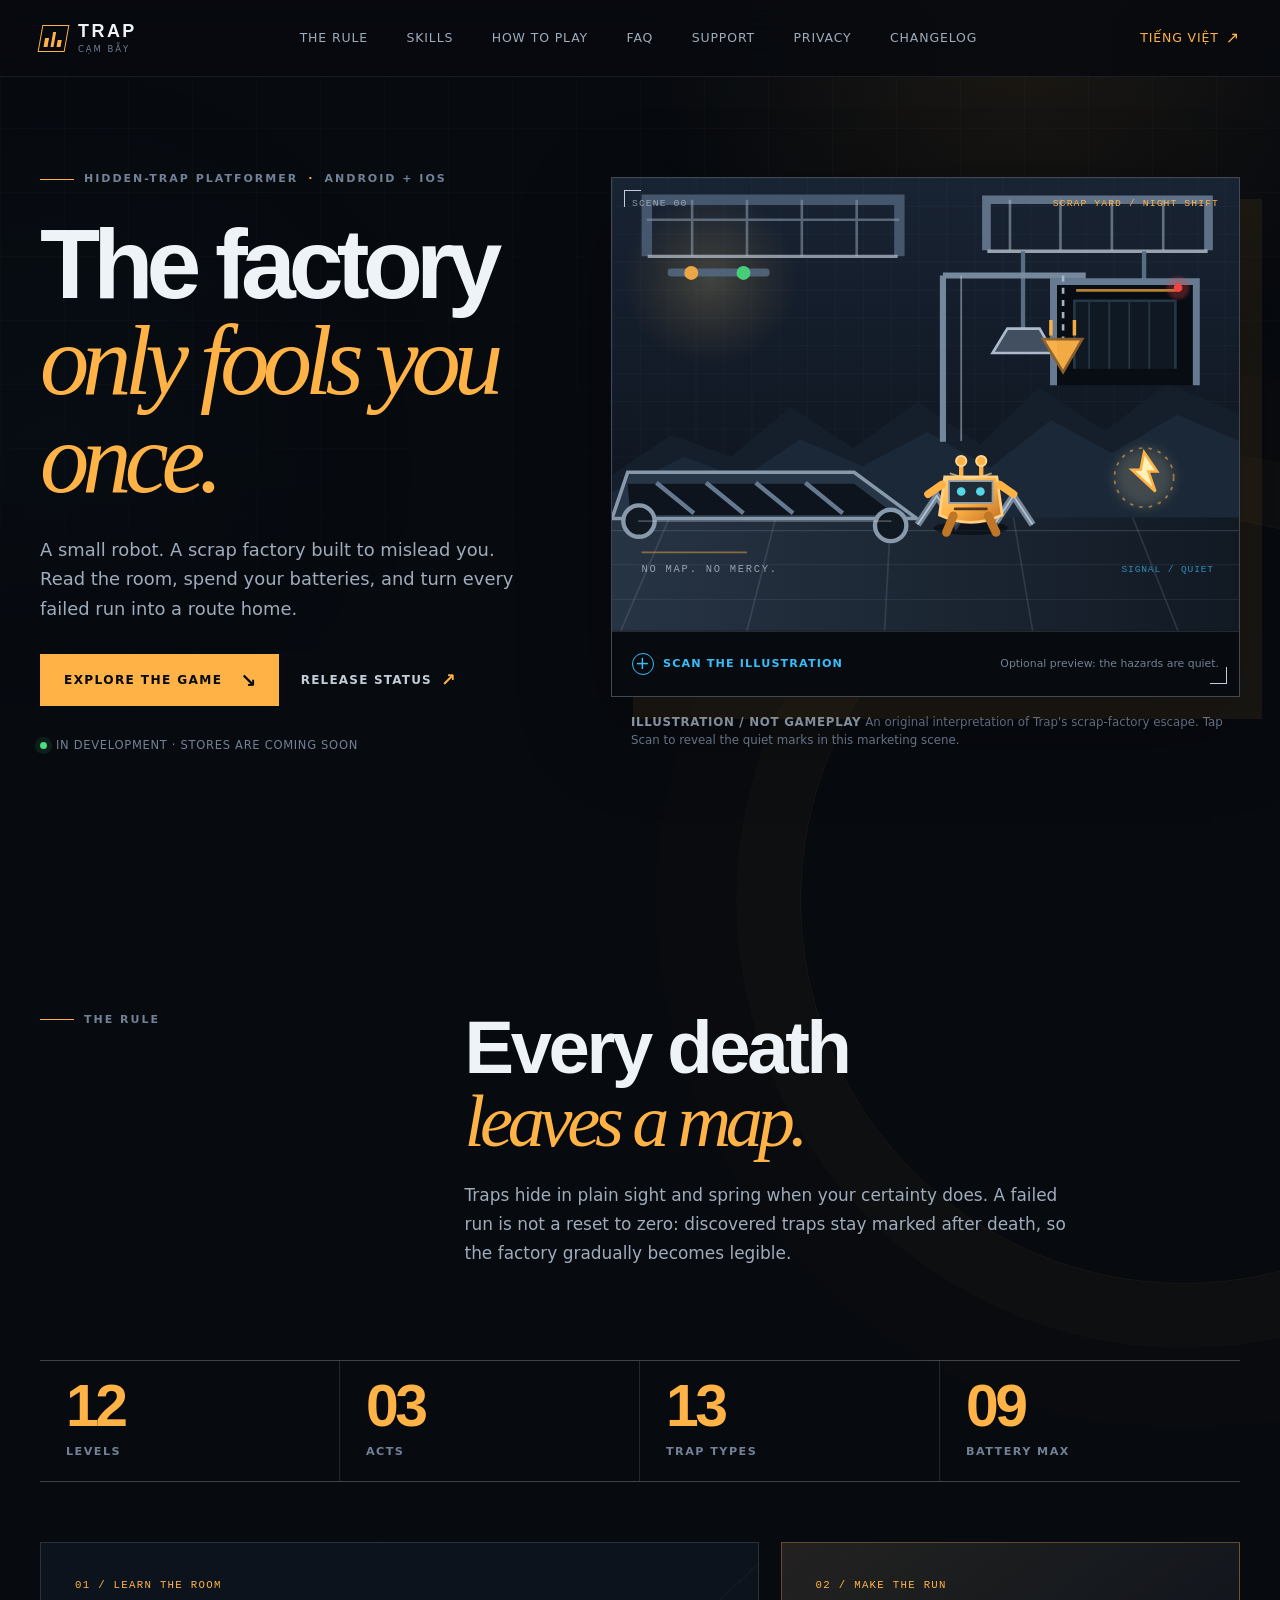
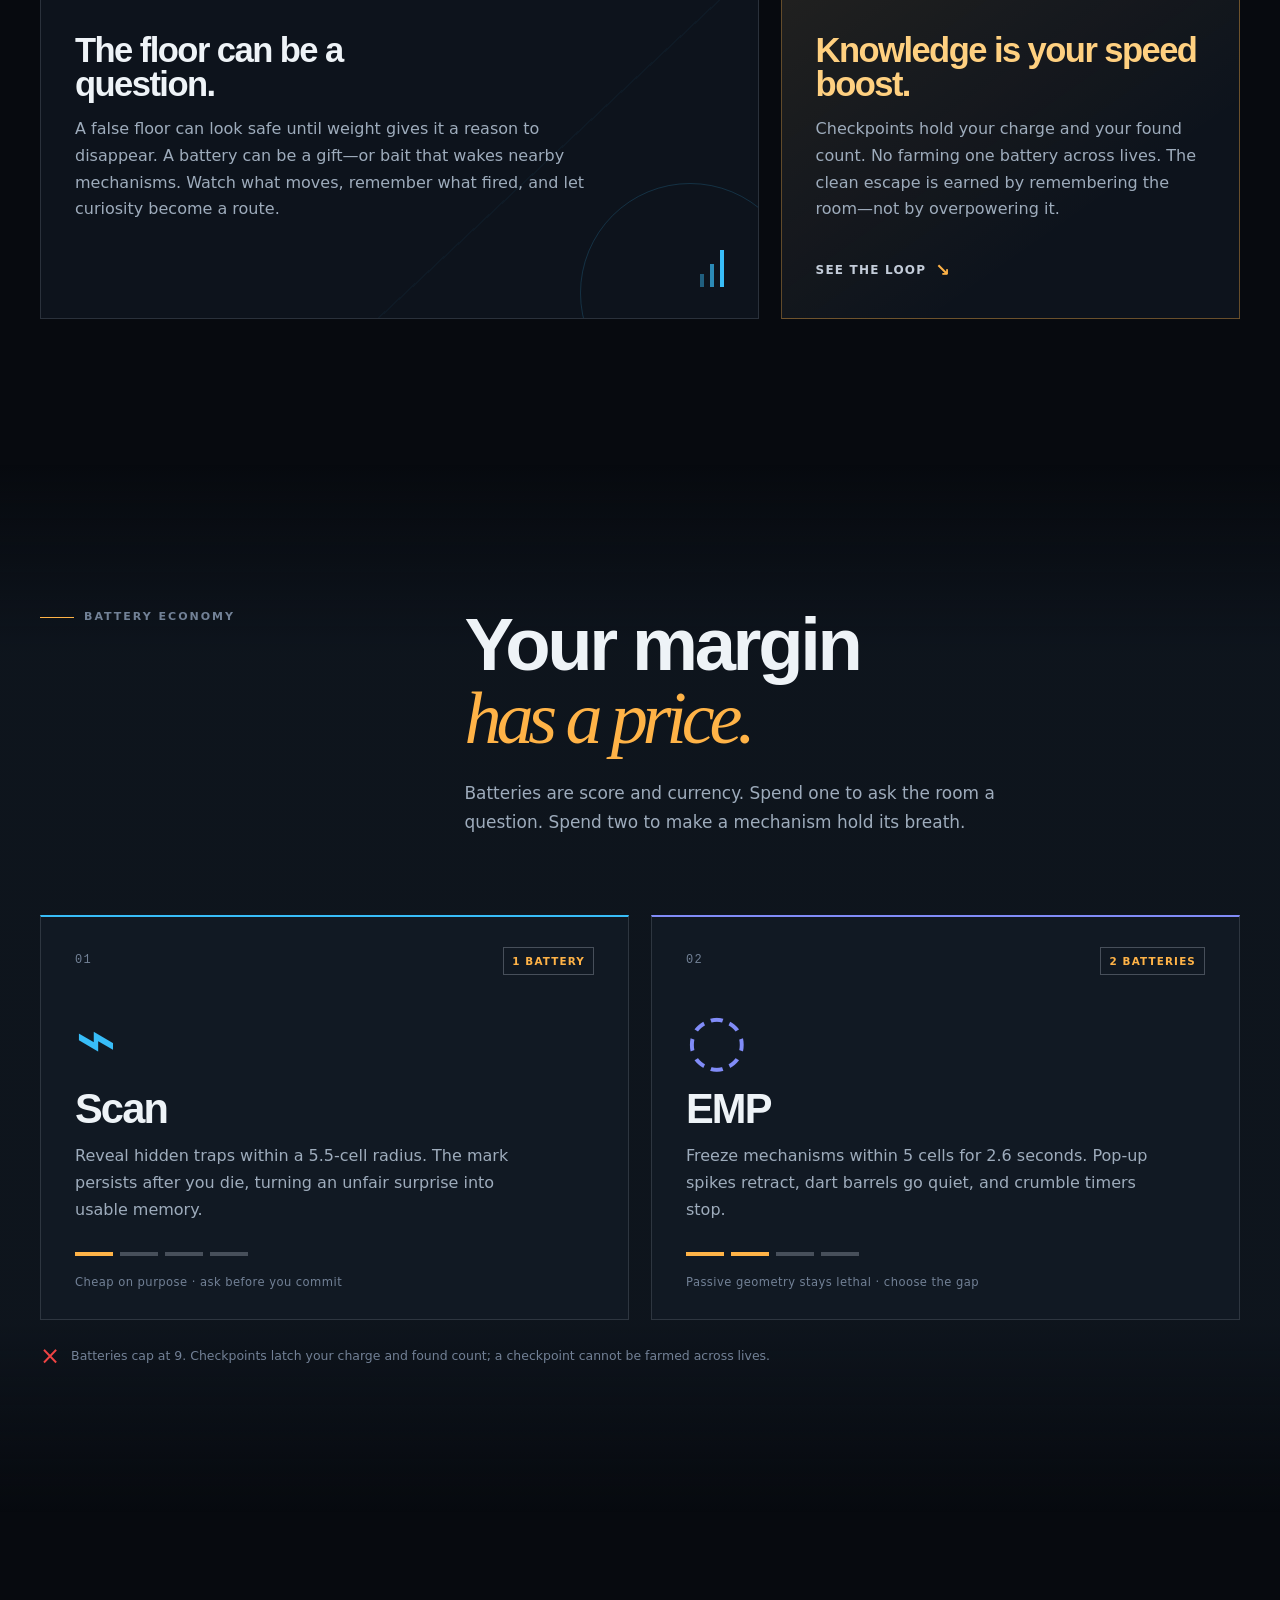
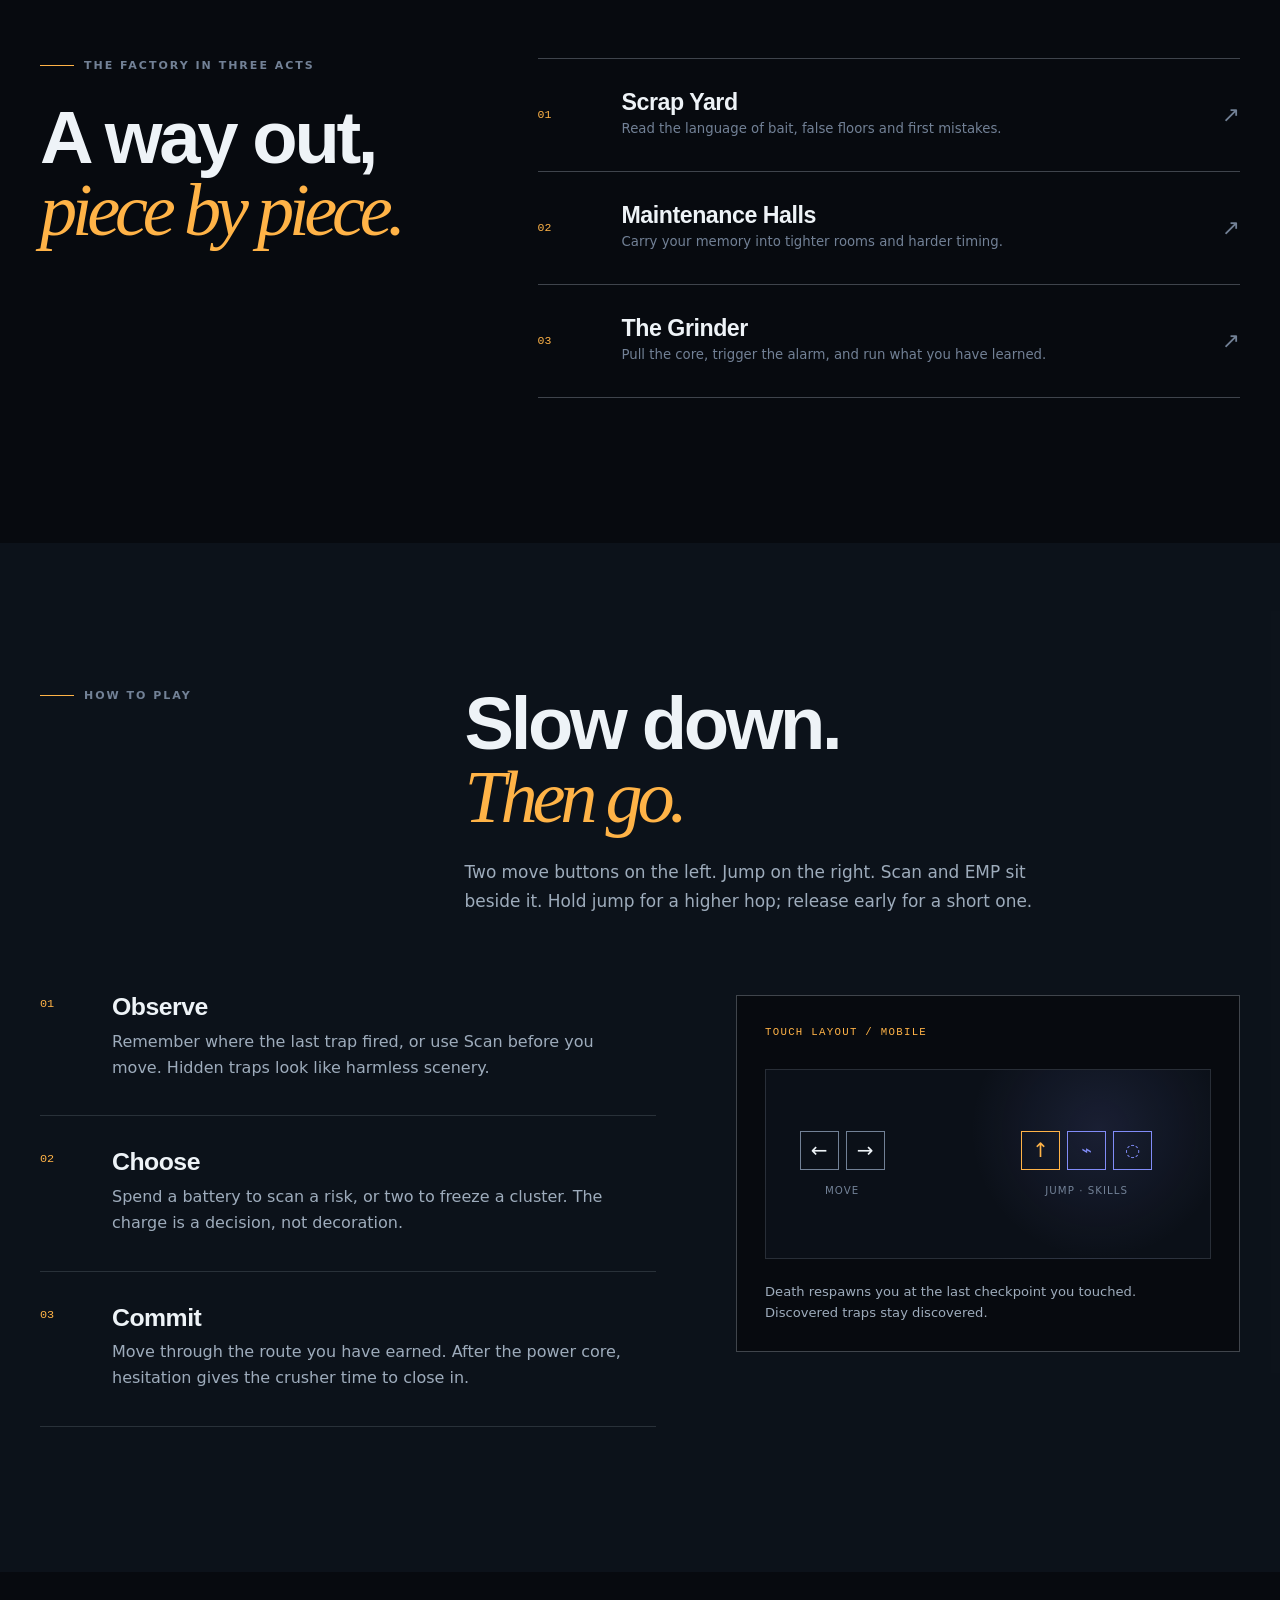
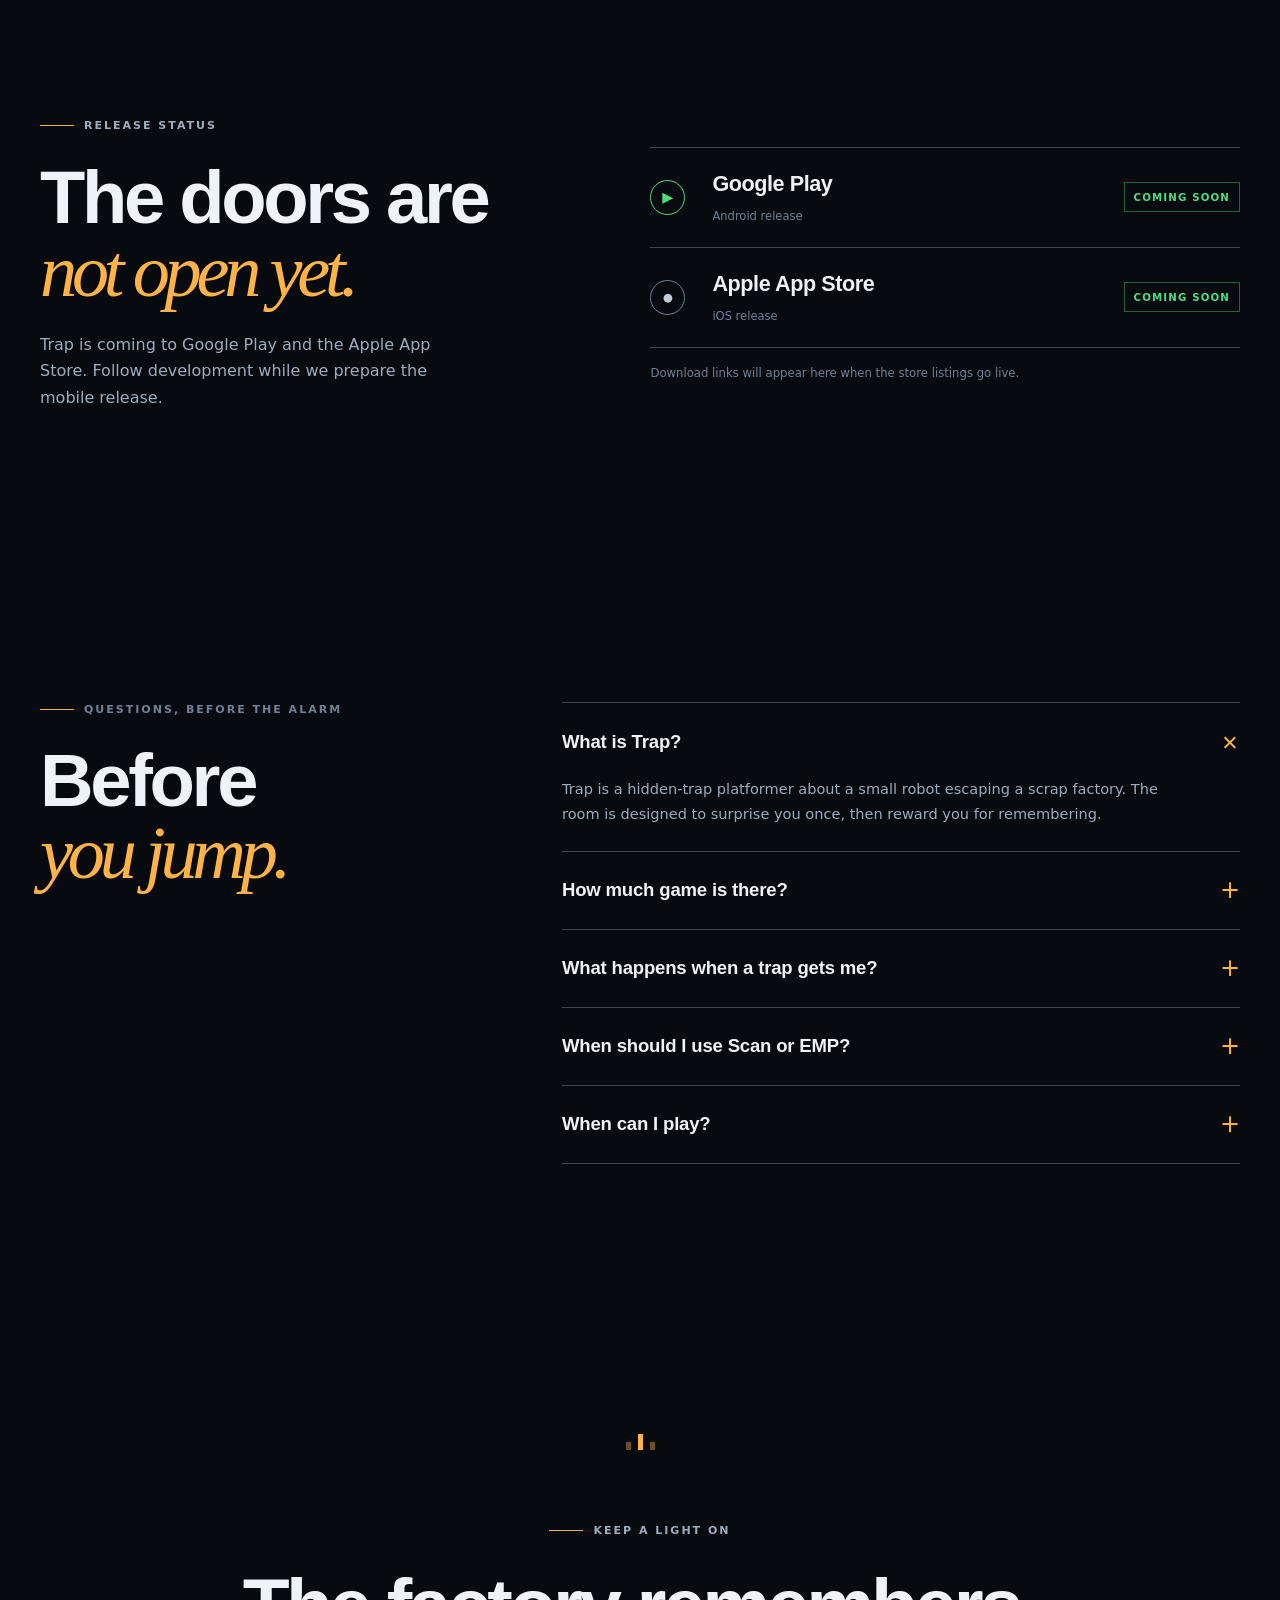
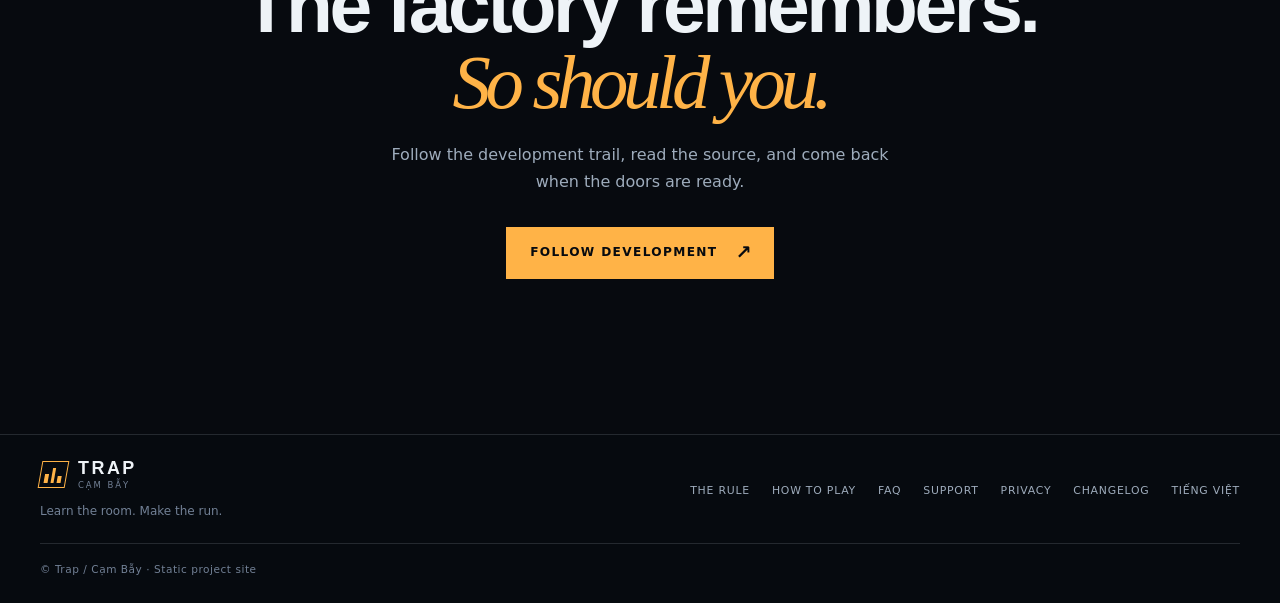
<file: index.html>
<!doctype html>
<html lang="en">
<head>
  <meta charset="utf-8">
  <meta name="viewport" content="width=device-width, initial-scale=1">
  <title>Trap — The factory only fools you once.</title>
  <meta name="description" content="Trap is a hidden-trap platformer about a small robot escaping a scrap factory. Learn the room, spend your batteries, and make the clean run.">
  <meta name="theme-color" content="#070a0f">
  <meta name="robots" content="index, follow">
  <link rel="canonical" href="https://luongnv.com/trap-website/">
  <link rel="alternate" hreflang="en" href="https://luongnv.com/trap-website/">
  <link rel="alternate" hreflang="vi" href="https://luongnv.com/trap-website/vi/">
  <link rel="alternate" hreflang="x-default" href="https://luongnv.com/trap-website/">
  <meta property="og:type" content="website">
  <meta property="og:site_name" content="Trap / Cạm Bẫy">
  <meta property="og:title" content="Trap — The factory only fools you once.">
  <meta property="og:description" content="A hidden-trap platformer about a small robot escaping a scrap factory.">
  <meta property="og:url" content="https://luongnv.com/trap-website/">
  <meta property="og:image" content="https://luongnv.com/trap-website/assets/social-card.png">
  <meta property="og:image:width" content="1200">
  <meta property="og:image:height" content="630">
  <meta property="og:image:alt" content="An amber robot facing a dark scrap factory in Trap.">
  <meta name="twitter:card" content="summary_large_image">
  <meta name="twitter:title" content="Trap — The factory only fools you once.">
  <meta name="twitter:description" content="A hidden-trap platformer about a small robot escaping a scrap factory.">
  <meta name="twitter:image" content="https://luongnv.com/trap-website/assets/social-card.png">
  <link rel="icon" href="assets/favicon.svg" type="image/svg+xml">
  <link rel="stylesheet" href="styles.css">
  <script type="application/ld+json">
  {
    "@context": "https://schema.org",
    "@type": "VideoGame",
    "@id": "https://luongnv.com/trap-website/#game",
    "name": "Trap",
    "alternateName": "Cạm Bẫy",
    "description": "A hidden-trap platformer about a small robot escaping a scrap factory. Traps reveal themselves through play, while Scan and EMP turn batteries into a margin for error.",
    "url": "https://luongnv.com/trap-website/",
    "image": "https://luongnv.com/trap-website/assets/social-card.png",
    "genre": ["Platformer", "Puzzle"],
    "gamePlatform": ["Android", "iOS"],
    "operatingSystem": ["Android", "iOS"],
    "applicationCategory": "Game",
    "inLanguage": ["en", "vi"],
    "sameAs": "https://github.com/nguyenvanlamm/cam_bay"
  }
  </script>
</head>
<body>
  <a class="skip-link" href="#main-content">Skip to content</a>
  <header class="site-header">
    <div class="wrap nav-shell">
      <a class="brand" href="./" aria-label="Trap home">
        <span class="brand-mark" aria-hidden="true"><i></i><i></i><i></i></span>
        <span class="brand-word"><strong>TRAP</strong><small>CẠM BẪY</small></span>
      </a>
      <nav class="primary-nav" aria-label="Primary navigation">
        <a href="#world">The rule</a>
        <a href="#skills">Skills</a>
        <a href="#how-to-play">How to play</a>
        <a href="#faq">FAQ</a>
        <a href="support/">Support</a>
        <a href="privacy/">Privacy</a>
        <a href="changelog/">Changelog</a>
      </nav>
      <a class="language-link" href="vi/index.html" lang="vi">Tiếng Việt <span aria-hidden="true">↗</span></a>
    </div>
  </header>

  <main id="main-content">
    <section class="hero wrap" aria-labelledby="hero-title">
      <div class="hero-copy">
        <p class="eyebrow"><span class="eyebrow-line" aria-hidden="true"></span> Hidden-trap platformer <span class="eyebrow-dot" aria-hidden="true">·</span> Android + iOS</p>
        <h1 id="hero-title">The factory <em>only fools you once.</em></h1>
        <p class="hero-lede">A small robot. A scrap factory built to mislead you. Read the room, spend your batteries, and turn every failed run into a route home.</p>
        <div class="hero-actions">
          <a class="button button-primary" href="#how-to-play">Explore the game <span aria-hidden="true">↘</span></a>
          <a class="quiet-link" href="#release">Release status <span aria-hidden="true">↗</span></a>
        </div>
        <p class="hero-footnote"><span class="status-dot" aria-hidden="true"></span> In development · stores are coming soon</p>
      </div>

      <figure class="hero-art">
        <div class="art-frame">
          <div class="art-label"><span>SCENE 00</span><span>SCRAP YARD / NIGHT SHIFT</span></div>
          <svg id="trap-scene" viewBox="0 0 720 520" role="img" aria-labelledby="scene-title scene-desc" xmlns="http://www.w3.org/2000/svg">
            <title id="scene-title">An amber robot at the mouth of a scrap factory</title>
            <desc id="scene-desc">An original editorial illustration of a small robot standing before conveyors, hanging machinery and a dark factory exit. Scan can mark the quiet hazards hidden in the scene.</desc>
            <defs>
              <linearGradient id="scene-sky" x1="0" y1="0" x2="0" y2="1">
                <stop offset="0" stop-color="#182333"/>
                <stop offset="1" stop-color="#0b1018"/>
              </linearGradient>
              <linearGradient id="scene-floor" x1="0" y1="0" x2="1" y2="0">
                <stop offset="0" stop-color="#273444"/>
                <stop offset="1" stop-color="#111923"/>
              </linearGradient>
              <linearGradient id="robot-shell" x1="0" y1="0" x2="1" y2="1">
                <stop offset="0" stop-color="#ffd080"/>
                <stop offset="0.5" stop-color="#ffb347"/>
                <stop offset="1" stop-color="#bf6e20"/>
              </linearGradient>
              <linearGradient id="steel-beam" x1="0" y1="0" x2="1" y2="0">
                <stop offset="0" stop-color="#718198"/>
                <stop offset="0.5" stop-color="#c3ccd9"/>
                <stop offset="1" stop-color="#445367"/>
              </linearGradient>
              <radialGradient id="lamp" cx="0.5" cy="0.5" r="0.5">
                <stop offset="0" stop-color="#ffdf8c" stop-opacity=".95"/>
                <stop offset="1" stop-color="#ffb347" stop-opacity="0"/>
              </radialGradient>
              <pattern id="scene-grid" width="32" height="32" patternUnits="userSpaceOnUse">
                <path d="M32 0H0V32" fill="none" stroke="#a8bed7" stroke-opacity=".07"/>
              </pattern>
              <filter id="soft-glow" x="-100%" y="-100%" width="300%" height="300%">
                <feGaussianBlur stdDeviation="7"/>
              </filter>
              <filter id="tight-glow" x="-100%" y="-100%" width="300%" height="300%">
                <feGaussianBlur stdDeviation="2"/>
              </filter>
            </defs>
            <rect width="720" height="520" fill="url(#scene-sky)"/>
            <rect width="720" height="520" fill="url(#scene-grid)"/>
            <circle cx="113" cy="116" r="100" fill="url(#lamp)" opacity=".2"/>
            <path d="M0 341L68 295 137 320 205 263 277 310 351 257 423 306 490 241 566 291 637 236 720 271V410H0Z" fill="#151f2b"/>
            <path d="M0 361L83 320 149 345 216 300 288 331 362 292 434 333 504 278 574 316 649 272 720 302V410H0Z" fill="#1b2837"/>
            <path d="M0 390H720V520H0Z" fill="url(#scene-floor)"/>
            <path d="M0 405H720" stroke="#7e91a7" stroke-opacity=".35"/>
            <path d="M0 444H720M0 484H720" stroke="#9eb0c4" stroke-opacity=".12"/>
            <path d="M66 390L10 520M188 390L155 520M320 390L313 520M461 390L483 520M598 390L650 520" stroke="#b9c7d7" stroke-opacity=".14" stroke-width="2"/>

            <g opacity=".9">
              <path d="M40 90V25H330V90" fill="none" stroke="#4a5d73" stroke-width="12"/>
              <path d="M40 48H330M92 25V90M155 25V90M218 25V90M281 25V90" stroke="#91a2b6" stroke-opacity=".6" stroke-width="3"/>
              <path d="M41 90H328" stroke="#c3ccd9" stroke-opacity=".75" stroke-width="4"/>
              <rect x="64" y="104" width="117" height="9" rx="4" fill="#53677f"/>
              <circle cx="91" cy="109" r="8" fill="#ffb347"/><circle cx="151" cy="109" r="8" fill="#4ade80"/>
            </g>

            <g>
              <path d="M430 83V25H685V83" fill="none" stroke="#5e7186" stroke-width="10"/>
              <path d="M457 25V83M515 25V83M574 25V83M633 25V83" stroke="#aebdcb" stroke-opacity=".5" stroke-width="3"/>
              <path d="M431 84H684" stroke="#c3ccd9" stroke-opacity=".75" stroke-width="4"/>
              <path d="M472 84V176M611 84V137" stroke="#596d82" stroke-width="5"/>
              <path d="M454 173H491L507 201H437Z" fill="#424f60" stroke="#adbacc" stroke-width="3"/>
              <path d="M593 134H629L642 158H580Z" fill="#424f60" stroke="#adbacc" stroke-width="3"/>
            </g>

            <g class="factory-door">
              <path d="M507 238V119H671V238" fill="#080d14" stroke="#667b91" stroke-width="8"/>
              <path d="M531 219V141H647V219" fill="#0f1823" stroke="#263746" stroke-width="3"/>
              <path d="M548 141V219M571 141V219M594 141V219M617 141V219" stroke="#263746" stroke-width="2"/>
              <path d="M533 129H648" stroke="#ffb347" stroke-opacity=".7" stroke-width="3"/>
              <circle cx="650" cy="126" r="13" fill="#ef4444" opacity=".28" filter="url(#tight-glow)"/>
              <circle cx="650" cy="126" r="5" fill="#ef4444"/>
            </g>

            <g class="crane" opacity=".95">
              <path d="M380 112V303M380 112H544" stroke="#7b8ea2" stroke-width="7"/>
              <path d="M401 112V302" stroke="#c3ccd9" stroke-opacity=".55" stroke-width="2"/>
              <path d="M518 112V185" stroke="#aebdcb" stroke-width="3" stroke-dasharray="7 7"/>
              <path d="M495 185H540L518 223Z" fill="#ffb347" stroke="#8f632c" stroke-width="3"/>
              <path d="M504 181V163M531 181V163" stroke="#ffb347" stroke-width="4"/>
            </g>

            <g class="conveyor">
              <path d="M18 338H278L350 391H0Z" fill="#263646" stroke="#8799ab" stroke-width="4"/>
              <path d="M18 351H278L326 387H21Z" fill="#0d141d"/>
              <path d="M51 350L94 385M108 350L151 385M165 350L208 385M222 350L265 385" stroke="#657991" stroke-width="5"/>
              <circle cx="31" cy="394" r="18" fill="#101821" stroke="#8799ab" stroke-width="5"/>
              <circle cx="320" cy="399" r="18" fill="#101821" stroke="#8799ab" stroke-width="5"/>
              <path d="M30 394H321" stroke="#c3ccd9" stroke-opacity=".3" stroke-width="2"/>
            </g>

            <g class="power-core">
              <circle cx="611" cy="344" r="34" fill="#fff1b8" opacity=".17" filter="url(#soft-glow)"/>
              <path d="M611 315L626 337L616 337L624 360L597 335L607 335Z" fill="#fff1b8" stroke="#ffb347" stroke-width="3"/>
              <circle cx="611" cy="344" r="34" fill="none" stroke="#ffb347" stroke-opacity=".55" stroke-width="2" stroke-dasharray="4 7"/>
            </g>

            <g class="rail-hazard">
              <path d="M351 398L373 365L395 398L417 365L439 398L461 365L483 398" fill="none" stroke="#75869a" stroke-width="8"/>
              <path d="M351 398L373 365L395 398L417 365L439 398L461 365L483 398" fill="none" stroke="#d1dae4" stroke-opacity=".7" stroke-width="2"/>
            </g>

            <g class="robot" transform="translate(370 301)">
              <ellipse cx="42" cy="101" rx="43" ry="8" fill="#05080c" opacity=".6"/>
              <path d="M12 42H72L78 86Q42 103 6 86Z" fill="url(#robot-shell)" stroke="#ffcf83" stroke-width="3"/>
              <path d="M17 47H67V72H17Z" fill="#202b38" stroke="#8c9bad" stroke-width="2"/>
              <circle cx="31" cy="59" r="5" fill="#55d7e8"/><circle cx="53" cy="59" r="5" fill="#55d7e8"/>
              <path d="M24 79H60" stroke="#51361e" stroke-width="3" stroke-linecap="round"/>
              <path d="M9 51L-7 62M75 51L91 62" stroke="#ffb347" stroke-width="9" stroke-linecap="round"/>
              <path d="M22 87L14 106M62 87L71 106" stroke="#bf7626" stroke-width="10" stroke-linecap="round"/>
              <path d="M31 42V27M54 42V27" stroke="#ffb347" stroke-width="5"/>
              <circle cx="31" cy="24" r="6" fill="#ffb347" stroke="#ffda9b" stroke-width="2"/>
              <circle cx="54" cy="24" r="6" fill="#ffb347" stroke="#ffda9b" stroke-width="2"/>
              <path d="M18 38Q42 48 66 38" fill="none" stroke="#ffe0a8" stroke-opacity=".65" stroke-width="2"/>
            </g>

            <g class="trap-mark" aria-hidden="true">
              <g transform="translate(195 374)">
                <circle r="23" fill="#38bdf8" fill-opacity=".13" stroke="#38bdf8" stroke-width="2" stroke-dasharray="3 5"/>
                <path d="M-8 -8L8 8M8 -8L-8 8" stroke="#38bdf8" stroke-width="3" stroke-linecap="round"/>
              </g>
              <g transform="translate(457 355)">
                <circle r="23" fill="#38bdf8" fill-opacity=".13" stroke="#38bdf8" stroke-width="2" stroke-dasharray="3 5"/>
                <path d="M-8 -8L8 8M8 -8L-8 8" stroke="#38bdf8" stroke-width="3" stroke-linecap="round"/>
              </g>
              <g transform="translate(527 264)">
                <circle r="23" fill="#38bdf8" fill-opacity=".13" stroke="#38bdf8" stroke-width="2" stroke-dasharray="3 5"/>
                <path d="M-8 -8L8 8M8 -8L-8 8" stroke="#38bdf8" stroke-width="3" stroke-linecap="round"/>
              </g>
            </g>

            <path d="M34 430H155" stroke="#ffb347" stroke-width="2" stroke-opacity=".45"/>
            <text x="34" y="453" fill="#c3ccd9" fill-opacity=".72" font-family="monospace" font-size="12" letter-spacing="2">NO MAP. NO MERCY.</text>
            <text x="585" y="453" fill="#38bdf8" fill-opacity=".7" font-family="monospace" font-size="11" letter-spacing="1">SIGNAL / QUIET</text>
          </svg>
          <div class="scan-control">
            <button id="scan-toggle" class="scan-button" type="button" aria-controls="trap-scene" aria-pressed="false"><span class="scan-icon" aria-hidden="true">+</span><span>Scan the illustration</span></button>
            <p id="scan-status" class="scan-status" role="status" aria-live="polite">Optional preview: the hazards are quiet.</p>
          </div>
        </div>
        <figcaption><strong>Illustration / not gameplay</strong> An original interpretation of Trap's scrap-factory escape. Tap Scan to reveal the quiet marks in this marketing scene.</figcaption>
        <noscript><p class="no-script-note">Scan preview needs JavaScript; the game story and mechanics remain available below.</p></noscript>
      </figure>
    </section>

    <section class="section rule-section wrap" id="world" aria-labelledby="rule-title">
      <div class="section-intro split-intro">
        <p class="eyebrow"><span class="eyebrow-line" aria-hidden="true"></span> The rule</p>
        <div>
          <h2 id="rule-title">Every death<br><em>leaves a map.</em></h2>
          <p class="section-lede">Traps hide in plain sight and spring when your certainty does. A failed run is not a reset to zero: discovered traps stay marked after death, so the factory gradually becomes legible.</p>
        </div>
      </div>
      <dl class="fact-rail" aria-label="Game structure">
        <div><dt>12</dt><dd>levels</dd></div>
        <div><dt>03</dt><dd>acts</dd></div>
        <div><dt>13</dt><dd>trap types</dd></div>
        <div><dt>09</dt><dd>battery max</dd></div>
      </dl>
      <div class="story-grid">
        <article class="story-card story-card-large">
          <p class="card-index">01 / LEARN THE ROOM</p>
          <h3>The floor can be a question.</h3>
          <p>A false floor can look safe until weight gives it a reason to disappear. A battery can be a gift—or bait that wakes nearby mechanisms. Watch what moves, remember what fired, and let curiosity become a route.</p>
          <div class="card-rule" aria-hidden="true"><span></span><span></span><span></span></div>
        </article>
        <article class="story-card story-card-accent">
          <p class="card-index">02 / MAKE THE RUN</p>
          <h3>Knowledge is your speed boost.</h3>
          <p>Checkpoints hold your charge and your found count. No farming one battery across lives. The clean escape is earned by remembering the room—not by overpowering it.</p>
          <a class="inline-link" href="#how-to-play">See the loop <span aria-hidden="true">↘</span></a>
        </article>
      </div>
    </section>

    <section class="section skills-section" id="skills" aria-labelledby="skills-title">
      <div class="wrap">
        <div class="section-intro split-intro">
          <p class="eyebrow"><span class="eyebrow-line" aria-hidden="true"></span> Battery economy</p>
          <div>
            <h2 id="skills-title">Your margin<br><em>has a price.</em></h2>
            <p class="section-lede">Batteries are score and currency. Spend one to ask the room a question. Spend two to make a mechanism hold its breath.</p>
          </div>
        </div>
        <div class="skill-grid">
          <article class="skill-card scan-card">
            <div class="skill-top"><span class="skill-number">01</span><span class="skill-tag">1 battery</span></div>
            <div class="skill-symbol" aria-hidden="true">⌁</div>
            <h3>Scan</h3>
            <p>Reveal hidden traps within a 5.5-cell radius. The mark persists after you die, turning an unfair surprise into usable memory.</p>
            <div class="skill-meter" aria-label="Cost: one battery"><i></i><i class="empty"></i><i class="empty"></i><i class="empty"></i></div>
            <p class="skill-note">Cheap on purpose · ask before you commit</p>
          </article>
          <article class="skill-card emp-card">
            <div class="skill-top"><span class="skill-number">02</span><span class="skill-tag">2 batteries</span></div>
            <div class="skill-symbol" aria-hidden="true">◌</div>
            <h3>EMP</h3>
            <p>Freeze mechanisms within 5 cells for 2.6 seconds. Pop-up spikes retract, dart barrels go quiet, and crumble timers stop.</p>
            <div class="skill-meter" aria-label="Cost: two batteries"><i></i><i></i><i class="empty"></i><i class="empty"></i></div>
            <p class="skill-note">Passive geometry stays lethal · choose the gap</p>
          </article>
        </div>
        <p class="skill-footnote"><span class="tiny-cross" aria-hidden="true">×</span> Batteries cap at 9. Checkpoints latch your charge and found count; a checkpoint cannot be farmed across lives.</p>
      </div>
    </section>

    <section class="section acts-section wrap" aria-labelledby="acts-title">
      <div class="acts-heading">
        <p class="eyebrow"><span class="eyebrow-line" aria-hidden="true"></span> The factory in three acts</p>
        <h2 id="acts-title">A way out,<br><em>piece by piece.</em></h2>
      </div>
      <div class="act-list">
        <article class="act-row">
          <div class="act-no">01</div><div class="act-name"><h3>Scrap Yard</h3><p>Read the language of bait, false floors and first mistakes.</p></div><div class="act-mark" aria-hidden="true">↗</div>
        </article>
        <article class="act-row">
          <div class="act-no">02</div><div class="act-name"><h3>Maintenance Halls</h3><p>Carry your memory into tighter rooms and harder timing.</p></div><div class="act-mark" aria-hidden="true">↗</div>
        </article>
        <article class="act-row">
          <div class="act-no">03</div><div class="act-name"><h3>The Grinder</h3><p>Pull the core, trigger the alarm, and run what you have learned.</p></div><div class="act-mark" aria-hidden="true">↗</div>
        </article>
      </div>
    </section>

    <section class="section how-section" id="how-to-play" aria-labelledby="how-title">
      <div class="wrap">
        <div class="section-intro split-intro">
          <p class="eyebrow"><span class="eyebrow-line" aria-hidden="true"></span> How to play</p>
          <div>
            <h2 id="how-title">Slow down.<br><em>Then go.</em></h2>
            <p class="section-lede">Two move buttons on the left. Jump on the right. Scan and EMP sit beside it. Hold jump for a higher hop; release early for a short one.</p>
          </div>
        </div>
        <div class="play-layout">
          <ol class="play-steps">
            <li><span class="step-no">01</span><div><h3>Observe</h3><p>Remember where the last trap fired, or use Scan before you move. Hidden traps look like harmless scenery.</p></div></li>
            <li><span class="step-no">02</span><div><h3>Choose</h3><p>Spend a battery to scan a risk, or two to freeze a cluster. The charge is a decision, not decoration.</p></div></li>
            <li><span class="step-no">03</span><div><h3>Commit</h3><p>Move through the route you have earned. After the power core, hesitation gives the crusher time to close in.</p></div></li>
          </ol>
          <aside class="control-panel" aria-label="Touch controls">
            <p class="card-index">TOUCH LAYOUT / MOBILE</p>
            <div class="control-map">
              <div class="control-cluster left-cluster"><span class="control-key">←</span><span class="control-key">→</span><small>move</small></div>
              <div class="control-cluster right-cluster"><span class="control-key jump-key">↑</span><span class="control-key skill-key">⌁</span><span class="control-key skill-key">◌</span><small>jump · skills</small></div>
            </div>
            <p class="control-note">Death respawns you at the last checkpoint you touched. Discovered traps stay discovered.</p>
          </aside>
        </div>
      </div>
    </section>

    <section class="section release-section wrap" id="release" aria-labelledby="release-title">
      <div class="release-copy">
        <p class="eyebrow"><span class="eyebrow-line" aria-hidden="true"></span> Release status</p>
        <h2 id="release-title">The doors are<br><em>not open yet.</em></h2>
        <p>Trap is coming to Google Play and the Apple App Store. Follow development while we prepare the mobile release.</p>
      </div>
      <div class="store-list" aria-label="Store availability">
        <div class="store-row"><span class="store-icon" aria-hidden="true">▶</span><div><strong>Google Play</strong><small>Android release</small></div><span class="store-status">Coming soon</span></div>
        <div class="store-row"><span class="store-icon apple-icon" aria-hidden="true">●</span><div><strong>Apple App Store</strong><small>iOS release</small></div><span class="store-status">Coming soon</span></div>
        <p class="store-note">Download links will appear here when the store listings go live.</p>
      </div>
    </section>

    <section class="section faq-section wrap" id="faq" aria-labelledby="faq-title">
      <div class="faq-head"><p class="eyebrow"><span class="eyebrow-line" aria-hidden="true"></span> Questions, before the alarm</p><h2 id="faq-title">Before<br><em>you jump.</em></h2></div>
      <div class="faq-list">
        <details open><summary><span>What is Trap?</span><b aria-hidden="true">+</b></summary><p>Trap is a hidden-trap platformer about a small robot escaping a scrap factory. The room is designed to surprise you once, then reward you for remembering.</p></details>
        <details><summary><span>How much game is there?</span><b aria-hidden="true">+</b></summary><p>The current design has 12 levels across three acts: Scrap Yard, Maintenance Halls and The Grinder. There are 13 trap types and three challenge goals per level.</p></details>
        <details><summary><span>What happens when a trap gets me?</span><b aria-hidden="true">+</b></summary><p>You respawn at the last checkpoint you touched. A trap that has fired leaves a faint mark where it hid, and that discovery survives death.</p></details>
        <details><summary><span>When should I use Scan or EMP?</span><b aria-hidden="true">+</b></summary><p>Scan costs one battery and reveals hidden traps within 5.5 cells. EMP costs two and freezes nearby mechanisms for 2.6 seconds. Passive geometry—like an exposed spike bed—stays dangerous.</p></details>
        <details><summary><span>When can I play?</span><b aria-hidden="true">+</b></summary><p>Trap is in development. It is planned for Android and iOS, with both the Google Play and Apple App Store releases marked coming soon. No release date has been announced.</p></details>
      </div>
    </section>

    <section class="closing-cta wrap" aria-labelledby="closing-title">
      <div class="closing-rule" aria-hidden="true"><span></span><span></span><span></span></div>
      <p class="eyebrow"><span class="eyebrow-line" aria-hidden="true"></span> Keep a light on</p>
      <h2 id="closing-title">The factory remembers.<br><em>So should you.</em></h2>
      <p>Follow the development trail, read the source, and come back when the doors are ready.</p>
      <a class="button button-primary" href="https://github.com/nguyenvanlamm/cam_bay" rel="noopener">Follow development <span aria-hidden="true">↗</span></a>
    </section>
  </main>

  <footer class="site-footer">
    <div class="wrap footer-inner">
      <div><a class="brand footer-brand" href="./" aria-label="Trap home"><span class="brand-mark" aria-hidden="true"><i></i><i></i><i></i></span><span class="brand-word"><strong>TRAP</strong><small>CẠM BẪY</small></span></a><p>Learn the room. Make the run.</p></div>
      <div class="footer-links"><a href="#world">The rule</a><a href="#how-to-play">How to play</a><a href="#faq">FAQ</a><a href="support/">Support</a><a href="privacy/">Privacy</a><a href="changelog/">Changelog</a><a href="vi/index.html" lang="vi">Tiếng Việt</a></div>
      <p class="copyright">© Trap / Cạm Bẫy · Static project site</p>
    </div>
  </footer>
  <script src="script.js" defer></script>
</body>
</html>
</file>
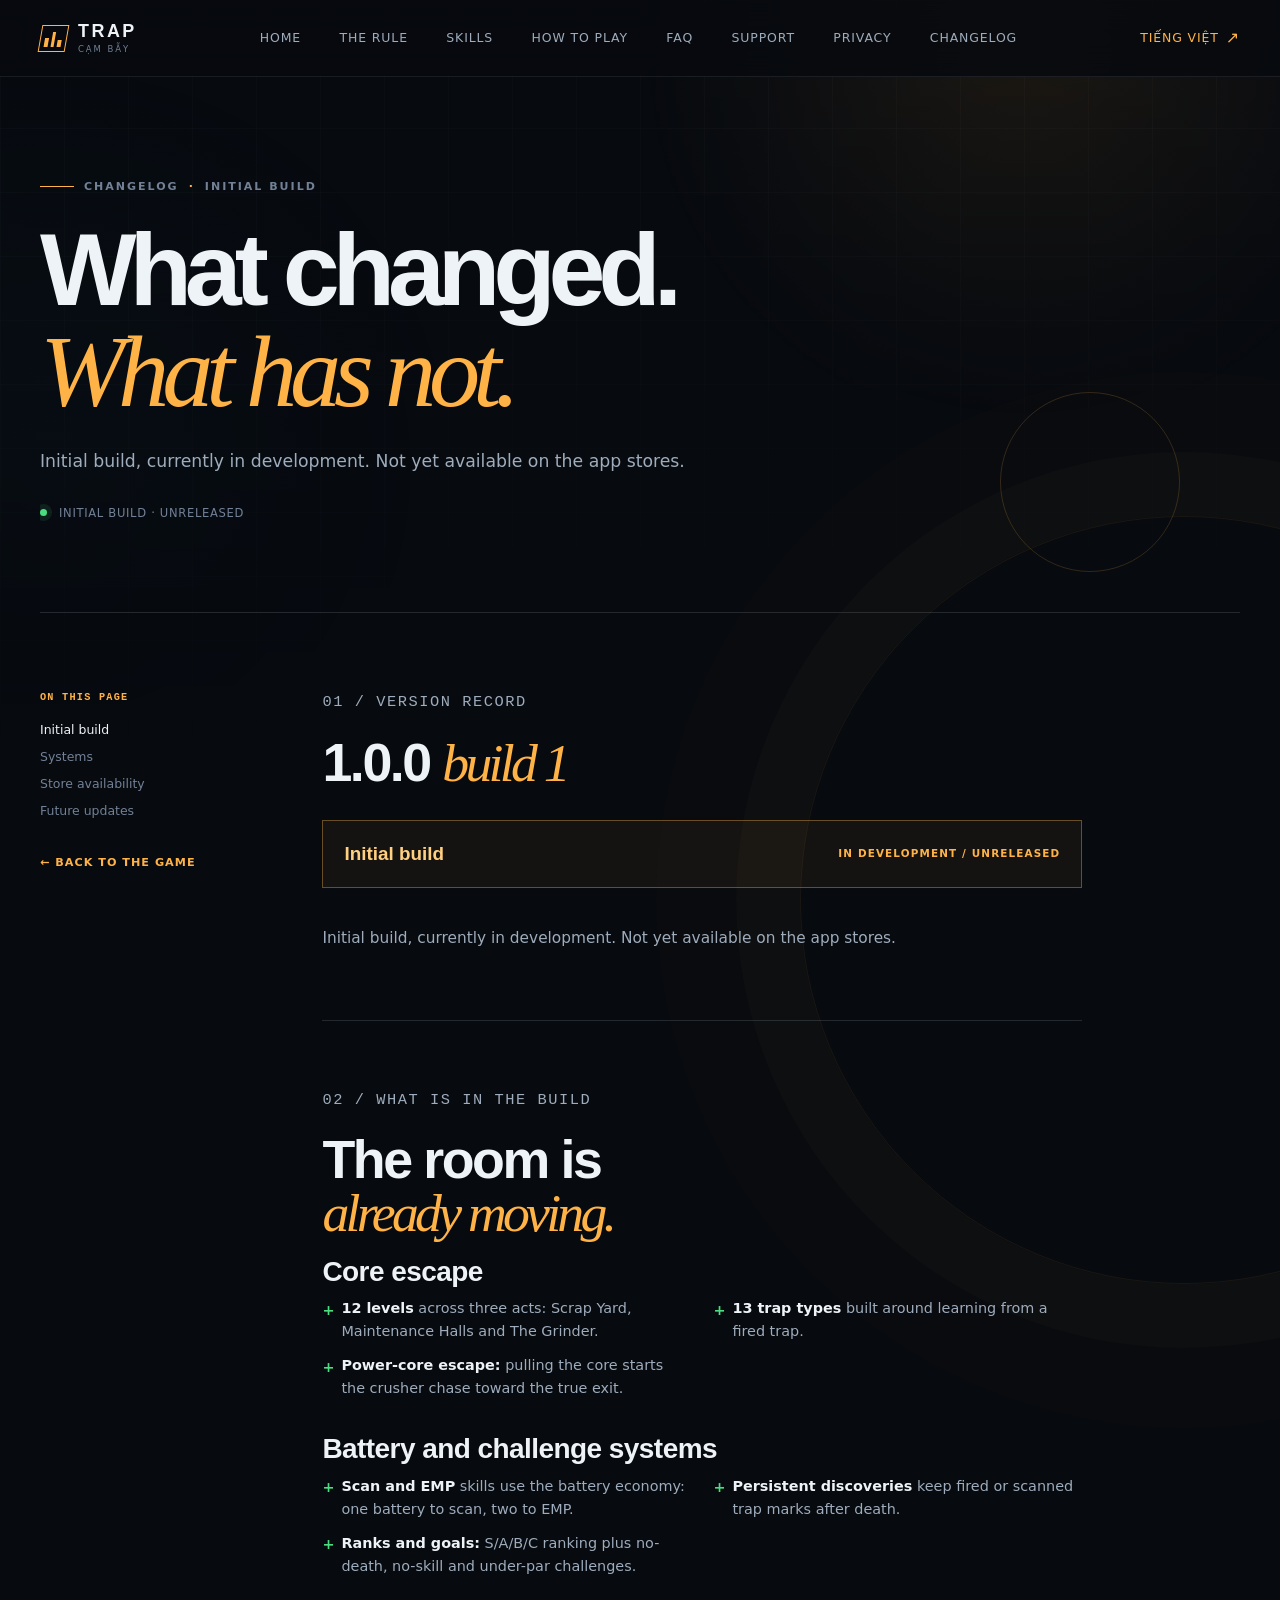
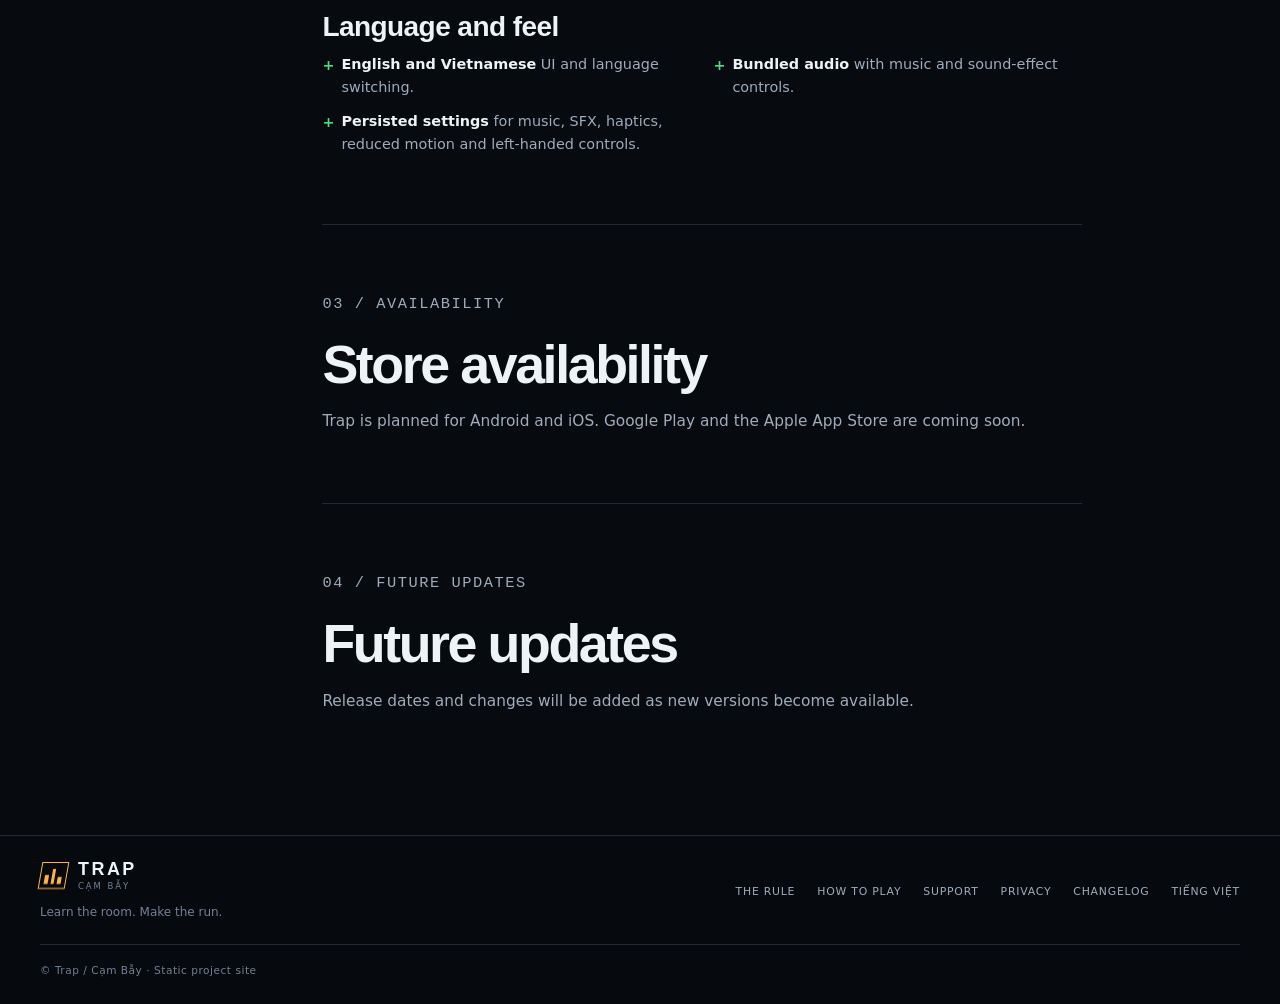
<file: changelog/index.html>
<!doctype html>
<html lang="en">
<head>
  <meta charset="utf-8">
  <meta name="viewport" content="width=device-width, initial-scale=1">
  <title>Trap Changelog — Version 1.0.0 build 1</title>
  <meta name="description" content="Trap / Cạm Bẫy changelog for the initial build, currently in development and not yet available on the app stores.">
  <meta name="theme-color" content="#070a0f">
  <meta name="robots" content="index, follow">
  <link rel="canonical" href="https://luongnv.com/trap-website/changelog/">
  <link rel="alternate" hreflang="en" href="https://luongnv.com/trap-website/changelog/">
  <link rel="alternate" hreflang="vi" href="https://luongnv.com/trap-website/vi/changelog/">
  <link rel="alternate" hreflang="x-default" href="https://luongnv.com/trap-website/changelog/">
  <meta property="og:type" content="website">
  <meta property="og:site_name" content="Trap / Cạm Bẫy">
  <meta property="og:title" content="Trap Changelog — Version 1.0.0 build 1">
  <meta property="og:description" content="Trap's initial build is currently in development and not yet available on the app stores.">
  <meta property="og:url" content="https://luongnv.com/trap-website/changelog/">
  <meta property="og:image" content="https://luongnv.com/trap-website/assets/social-card.png">
  <meta property="og:image:width" content="1200">
  <meta property="og:image:height" content="630">
  <meta property="og:image:alt" content="An amber robot facing a dark scrap factory in Trap.">
  <meta name="twitter:card" content="summary_large_image">
  <meta name="twitter:title" content="Trap Changelog — Version 1.0.0 build 1">
  <meta name="twitter:description" content="Trap's initial build is currently in development and not yet available on the app stores.">
  <meta name="twitter:image" content="https://luongnv.com/trap-website/assets/social-card.png">
  <link rel="icon" href="../assets/favicon.svg" type="image/svg+xml">
  <link rel="stylesheet" href="../styles.css">
  <link rel="stylesheet" href="../documents.css">
  <script type="application/ld+json">
  {
    "@context": "https://schema.org",
    "@type": "WebPage",
    "@id": "https://luongnv.com/trap-website/changelog/#webpage",
    "url": "https://luongnv.com/trap-website/changelog/",
    "name": "Trap Changelog",
    "description": "Trap's initial build is currently in development and not yet available on the app stores.",
    "inLanguage": "en",
    "isPartOf": {"@type": "WebSite", "name": "Trap / Cạm Bẫy", "url": "https://luongnv.com/trap-website/"}
  }
  </script>
</head>
<body>
  <a class="skip-link" href="#main-content">Skip to content</a>
  <header class="site-header"><div class="wrap nav-shell">
    <a class="brand" href="../" aria-label="Trap home"><span class="brand-mark" aria-hidden="true"><i></i><i></i><i></i></span><span class="brand-word"><strong>TRAP</strong><small>CẠM BẪY</small></span></a>
    <nav class="primary-nav" aria-label="Primary navigation"><a href="../">Home</a><a href="../#world">The rule</a><a href="../#skills">Skills</a><a href="../#how-to-play">How to play</a><a href="../#faq">FAQ</a><a href="../support/">Support</a><a href="../privacy/">Privacy</a><a href="./" aria-current="page">Changelog</a></nav>
    <a class="language-link" href="../vi/changelog/" lang="vi">Tiếng Việt <span aria-hidden="true">↗</span></a>
  </div></header>

  <main id="main-content" class="doc-main">
    <section class="doc-hero wrap" aria-labelledby="page-title">
      <p class="eyebrow"><span class="eyebrow-line" aria-hidden="true"></span> Changelog <span class="eyebrow-dot" aria-hidden="true">·</span> Initial build</p>
      <h1 id="page-title">What changed.<br><em>What has not.</em></h1>
      <p class="doc-hero-lede">Initial build, currently in development. Not yet available on the app stores.</p>
      <p class="doc-meta"><span class="status-dot" aria-hidden="true"></span> Initial build · Unreleased</p>
    </section>

    <div class="doc-shell wrap">
      <aside class="doc-aside" aria-label="Changelog page sections">
        <p class="doc-aside-label">On this page</p>
        <nav><a href="#current" aria-current="page">Initial build</a><a href="#systems">Systems</a><a href="#availability">Store availability</a><a href="#notes">Future updates</a></nav>
        <a class="back-link" href="../">← Back to the game</a>
      </aside>

      <article class="doc-content">
        <section class="doc-section" id="current" aria-labelledby="current-title">
          <p class="doc-kicker">01 / Version record</p>
          <h2 id="current-title">1.0.0 <em>build 1</em></h2>
          <div class="release-banner"><strong>Initial build</strong><span>In development / unreleased</span></div>
          <p>Initial build, currently in development. Not yet available on the app stores.</p>
        </section>

        <section class="doc-section" id="systems" aria-labelledby="systems-title">
          <p class="doc-kicker">02 / What is in the build</p>
          <h2 id="systems-title">The room is<br><em>already moving.</em></h2>
          <div class="change-group"><h3>Core escape</h3><ul class="change-list"><li><strong>12 levels</strong> across three acts: Scrap Yard, Maintenance Halls and The Grinder.</li><li><strong>13 trap types</strong> built around learning from a fired trap.</li><li><strong>Power-core escape:</strong> pulling the core starts the crusher chase toward the true exit.</li></ul></div>
          <div class="change-group"><h3>Battery and challenge systems</h3><ul class="change-list"><li><strong>Scan and EMP</strong> skills use the battery economy: one battery to scan, two to EMP.</li><li><strong>Persistent discoveries</strong> keep fired or scanned trap marks after death.</li><li><strong>Ranks and goals:</strong> S/A/B/C ranking plus no-death, no-skill and under-par challenges.</li></ul></div>
          <div class="change-group"><h3>Language and feel</h3><ul class="change-list"><li><strong>English and Vietnamese</strong> UI and language switching.</li><li><strong>Bundled audio</strong> with music and sound-effect controls.</li><li><strong>Persisted settings</strong> for music, SFX, haptics, reduced motion and left-handed controls.</li></ul></div>
        </section>

        <section class="doc-section" id="availability" aria-labelledby="availability-title">
          <p class="doc-kicker">03 / Availability</p>
          <h2 id="availability-title">Store availability</h2>
          <p>Trap is planned for Android and iOS. Google Play and the Apple App Store are coming soon.</p>
        </section>

        <section class="doc-section" id="notes" aria-labelledby="notes-title">
          <p class="doc-kicker">04 / Future updates</p>
          <h2 id="notes-title">Future updates</h2>
          <p>Release dates and changes will be added as new versions become available.</p>
        </section>
      </article>
    </div>
  </main>

  <footer class="site-footer"><div class="wrap footer-inner">
    <div><a class="brand footer-brand" href="../" aria-label="Trap home"><span class="brand-mark" aria-hidden="true"><i></i><i></i><i></i></span><span class="brand-word"><strong>TRAP</strong><small>CẠM BẪY</small></span></a><p>Learn the room. Make the run.</p></div>
    <div class="footer-links"><a href="../#world">The rule</a><a href="../#how-to-play">How to play</a><a href="../support/">Support</a><a href="../privacy/">Privacy</a><a href="./" aria-current="page">Changelog</a><a href="../vi/changelog/" lang="vi">Tiếng Việt</a></div>
    <p class="copyright">© Trap / Cạm Bẫy · Static project site</p>
  </div></footer>
</body>
</html>
</file>
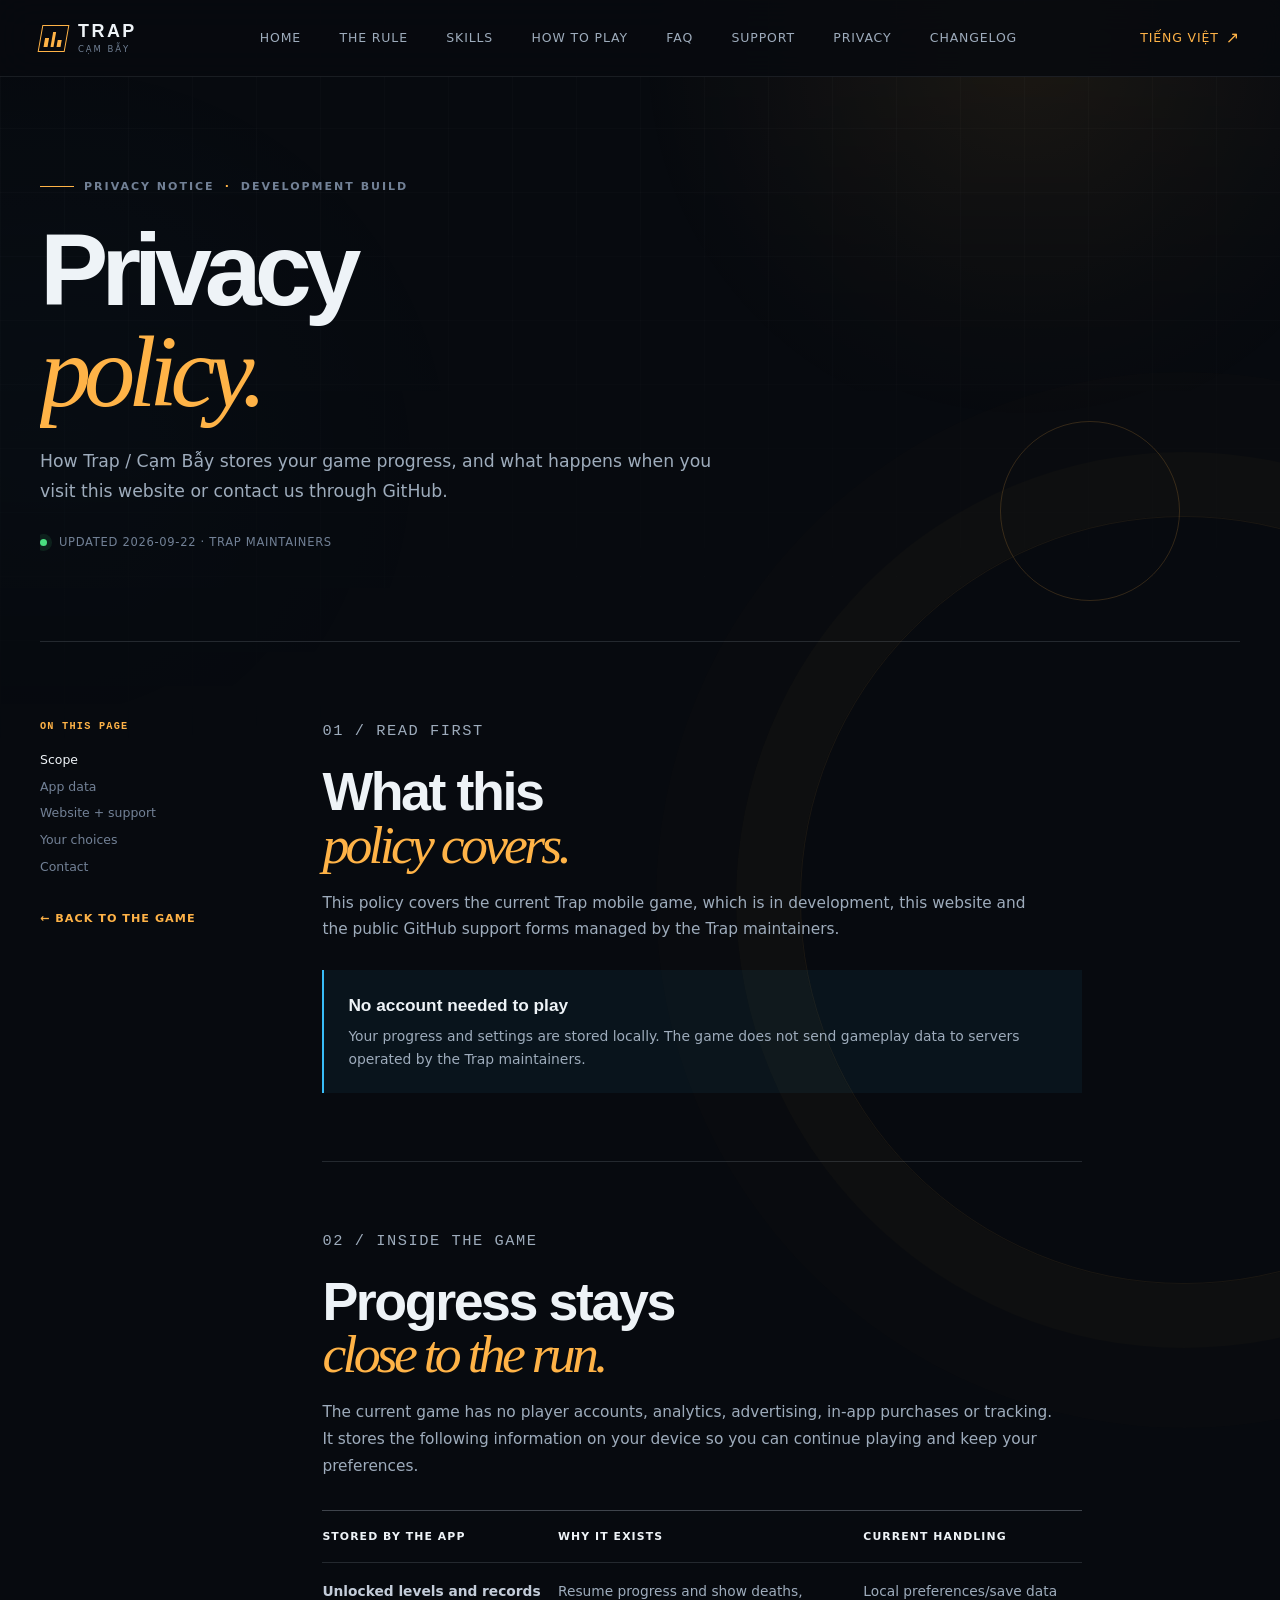
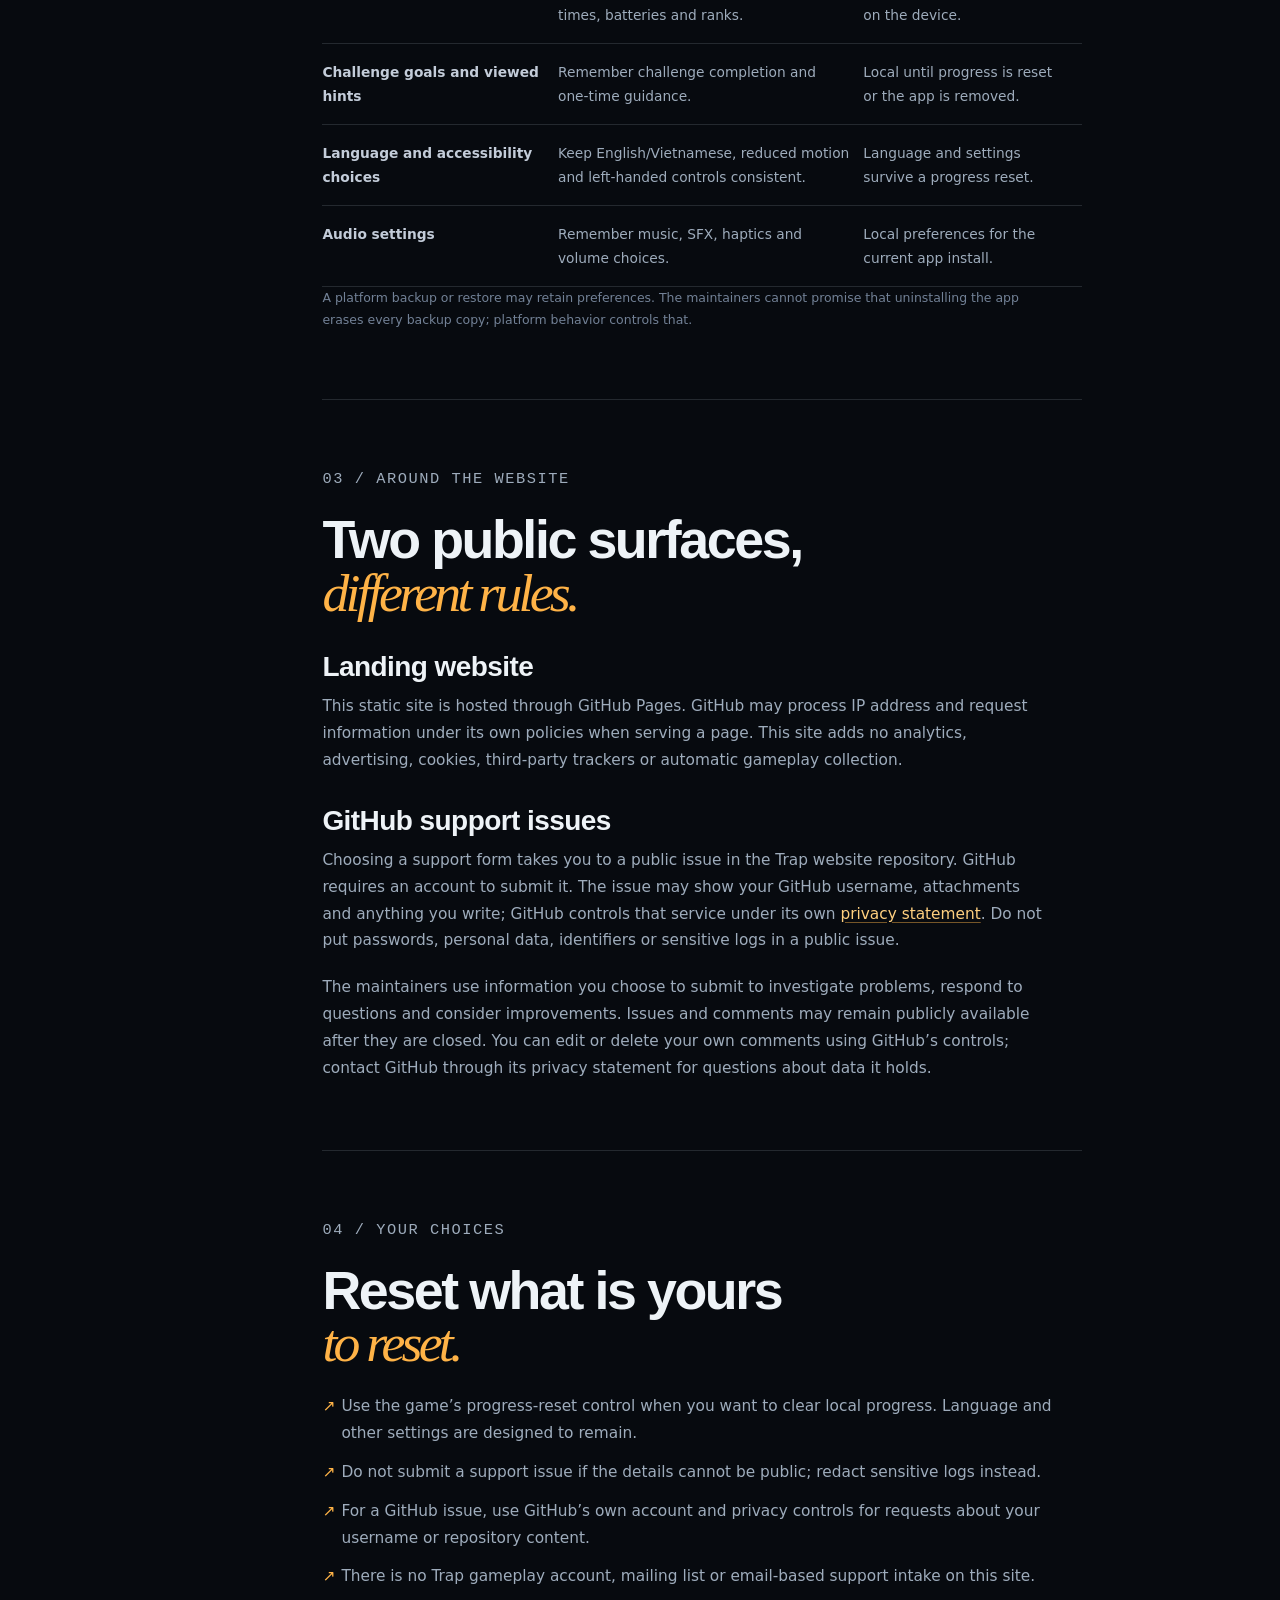
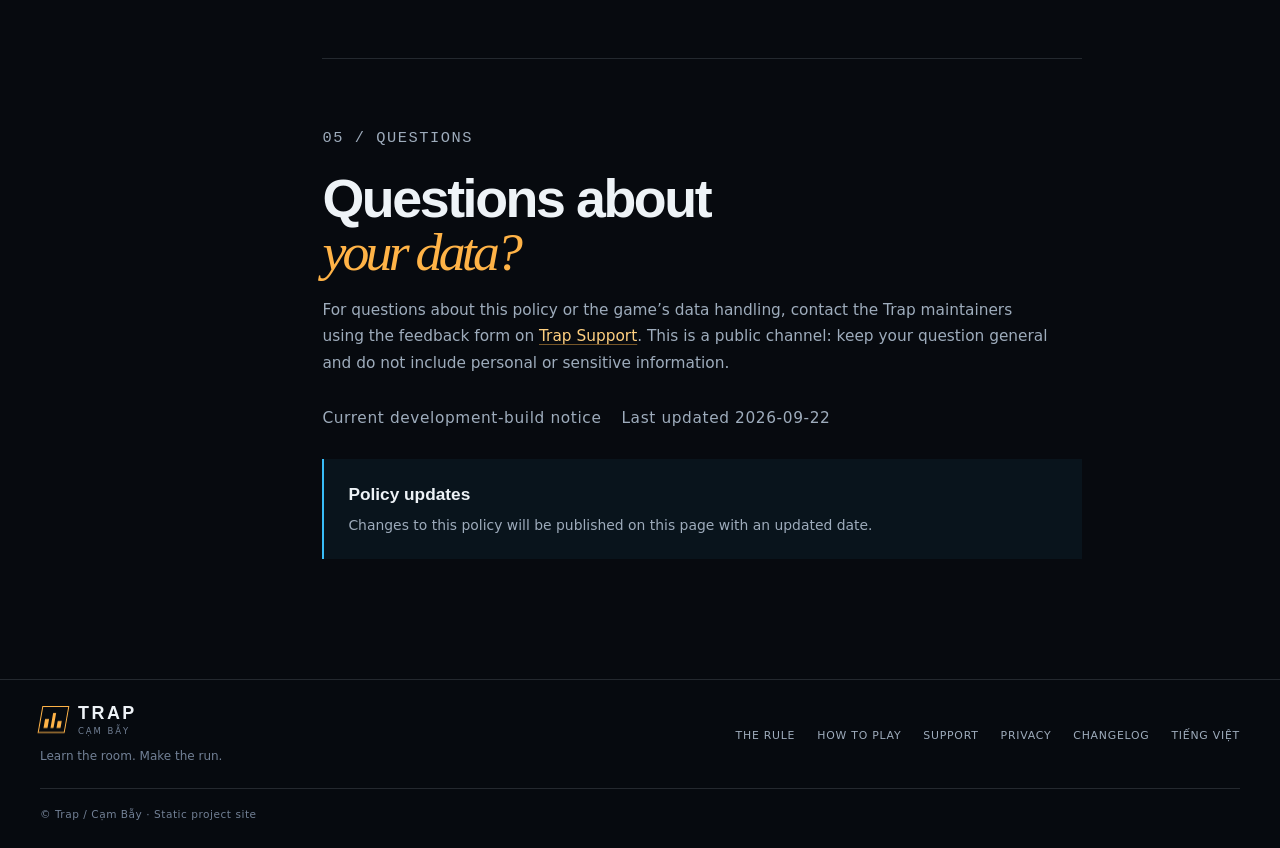
<file: privacy/index.html>
<!doctype html>
<html lang="en">
<head>
  <meta charset="utf-8">
  <meta name="viewport" content="width=device-width, initial-scale=1">
  <title>Trap Privacy — Current development build</title>
  <meta name="description" content="The current Trap / Cạm Bẫy development-build privacy notice: local progress, website requests, public GitHub support issues and what is not collected.">
  <meta name="theme-color" content="#070a0f">
  <meta name="robots" content="index, follow">
  <link rel="canonical" href="https://luongnv.com/trap-website/privacy/">
  <link rel="alternate" hreflang="en" href="https://luongnv.com/trap-website/privacy/">
  <link rel="alternate" hreflang="vi" href="https://luongnv.com/trap-website/vi/privacy/">
  <link rel="alternate" hreflang="x-default" href="https://luongnv.com/trap-website/privacy/">
  <meta property="og:type" content="website">
  <meta property="og:site_name" content="Trap / Cạm Bẫy">
  <meta property="og:title" content="Trap Privacy — Current development build">
  <meta property="og:description" content="What the current Trap development build stores locally, what this website processes, and what support issues make public.">
  <meta property="og:url" content="https://luongnv.com/trap-website/privacy/">
  <meta property="og:image" content="https://luongnv.com/trap-website/assets/social-card.png">
  <meta property="og:image:width" content="1200">
  <meta property="og:image:height" content="630">
  <meta property="og:image:alt" content="An amber robot facing a dark scrap factory in Trap.">
  <meta name="twitter:card" content="summary_large_image">
  <meta name="twitter:title" content="Trap Privacy — Current development build">
  <meta name="twitter:description" content="What the current Trap development build stores locally, what this website processes, and what support issues make public.">
  <meta name="twitter:image" content="https://luongnv.com/trap-website/assets/social-card.png">
  <link rel="icon" href="../assets/favicon.svg" type="image/svg+xml">
  <link rel="stylesheet" href="../styles.css">
  <link rel="stylesheet" href="../documents.css">
  <script type="application/ld+json">
  {
    "@context": "https://schema.org",
    "@type": "WebPage",
    "@id": "https://luongnv.com/trap-website/privacy/#webpage",
    "url": "https://luongnv.com/trap-website/privacy/",
    "name": "Trap Privacy",
    "description": "What the current Trap development build stores locally, what this website processes, and what support issues make public.",
    "inLanguage": "en",
    "isPartOf": {"@type": "WebSite", "name": "Trap / Cạm Bẫy", "url": "https://luongnv.com/trap-website/"}
  }
  </script>
</head>
<body>
  <a class="skip-link" href="#main-content">Skip to content</a>
  <header class="site-header"><div class="wrap nav-shell">
    <a class="brand" href="../" aria-label="Trap home"><span class="brand-mark" aria-hidden="true"><i></i><i></i><i></i></span><span class="brand-word"><strong>TRAP</strong><small>CẠM BẪY</small></span></a>
    <nav class="primary-nav" aria-label="Primary navigation"><a href="../">Home</a><a href="../#world">The rule</a><a href="../#skills">Skills</a><a href="../#how-to-play">How to play</a><a href="../#faq">FAQ</a><a href="../support/">Support</a><a href="./" aria-current="page">Privacy</a><a href="../changelog/">Changelog</a></nav>
    <a class="language-link" href="../vi/privacy/" lang="vi">Tiếng Việt <span aria-hidden="true">↗</span></a>
  </div></header>

  <main id="main-content" class="doc-main">
    <section class="doc-hero wrap" aria-labelledby="page-title">
      <p class="eyebrow"><span class="eyebrow-line" aria-hidden="true"></span> Privacy notice <span class="eyebrow-dot" aria-hidden="true">·</span> Development build</p>
      <h1 id="page-title">Privacy<br><em>policy.</em></h1>
      <p class="doc-hero-lede">How Trap / Cạm Bẫy stores your game progress, and what happens when you visit this website or contact us through GitHub.</p>
      <p class="doc-meta"><span class="status-dot" aria-hidden="true"></span> Updated 2026-09-22 · Trap maintainers</p>
    </section>

    <div class="doc-shell wrap">
      <aside class="doc-aside" aria-label="Privacy page sections">
        <p class="doc-aside-label">On this page</p>
        <nav><a href="#scope" aria-current="page">Scope</a><a href="#app-data">App data</a><a href="#site-data">Website + support</a><a href="#choices">Your choices</a><a href="#contact">Contact</a></nav>
        <a class="back-link" href="../">← Back to the game</a>
      </aside>

      <article class="doc-content">
        <section class="doc-section" id="scope" aria-labelledby="scope-title">
          <p class="doc-kicker">01 / Read first</p>
          <h2 id="scope-title">What this<br><em>policy covers.</em></h2>
          <p>This policy covers the current Trap mobile game, which is in development, this website and the public GitHub support forms managed by the Trap maintainers.</p>
          <div class="doc-callout"><strong>No account needed to play</strong><p>Your progress and settings are stored locally. The game does not send gameplay data to servers operated by the Trap maintainers.</p></div>
        </section>

        <section class="doc-section" id="app-data" aria-labelledby="app-data-title">
          <p class="doc-kicker">02 / Inside the game</p>
          <h2 id="app-data-title">Progress stays<br><em>close to the run.</em></h2>
          <p>The current game has no player accounts, analytics, advertising, in-app purchases or tracking. It stores the following information on your device so you can continue playing and keep your preferences.</p>
          <div class="data-table-wrap"><table class="data-table"><thead><tr><th>Stored by the app</th><th>Why it exists</th><th>Current handling</th></tr></thead><tbody>
            <tr><td>Unlocked levels and records</td><td>Resume progress and show deaths, times, batteries and ranks.</td><td>Local preferences/save data on the device.</td></tr>
            <tr><td>Challenge goals and viewed hints</td><td>Remember challenge completion and one-time guidance.</td><td>Local until progress is reset or the app is removed.</td></tr>
            <tr><td>Language and accessibility choices</td><td>Keep English/Vietnamese, reduced motion and left-handed controls consistent.</td><td>Language and settings survive a progress reset.</td></tr>
            <tr><td>Audio settings</td><td>Remember music, SFX, haptics and volume choices.</td><td>Local preferences for the current app install.</td></tr>
          </tbody></table></div>
          <p class="doc-footer-note">A platform backup or restore may retain preferences. The maintainers cannot promise that uninstalling the app erases every backup copy; platform behavior controls that.</p>
        </section>

        <section class="doc-section" id="site-data" aria-labelledby="site-data-title">
          <p class="doc-kicker">03 / Around the website</p>
          <h2 id="site-data-title">Two public surfaces,<br><em>different rules.</em></h2>
          <h3>Landing website</h3>
          <p>This static site is hosted through GitHub Pages. GitHub may process IP address and request information under its own policies when serving a page. This site adds no analytics, advertising, cookies, third-party trackers or automatic gameplay collection.</p>
          <h3>GitHub support issues</h3>
          <p>Choosing a support form takes you to a public issue in the Trap website repository. GitHub requires an account to submit it. The issue may show your GitHub username, attachments and anything you write; GitHub controls that service under its own <a href="https://docs.github.com/en/site-policy/privacy-policies/github-general-privacy-statement" rel="noopener">privacy statement</a>. Do not put passwords, personal data, identifiers or sensitive logs in a public issue.</p>
          <p>The maintainers use information you choose to submit to investigate problems, respond to questions and consider improvements. Issues and comments may remain publicly available after they are closed. You can edit or delete your own comments using GitHub’s controls; contact GitHub through its privacy statement for questions about data it holds.</p>
        </section>

        <section class="doc-section" id="choices" aria-labelledby="choices-title">
          <p class="doc-kicker">04 / Your choices</p>
          <h2 id="choices-title">Reset what is yours<br><em>to reset.</em></h2>
          <ul class="link-list">
            <li>Use the game’s progress-reset control when you want to clear local progress. Language and other settings are designed to remain.</li>
            <li>Do not submit a support issue if the details cannot be public; redact sensitive logs instead.</li>
            <li>For a GitHub issue, use GitHub’s own account and privacy controls for requests about your username or repository content.</li>
            <li>There is no Trap gameplay account, mailing list or email-based support intake on this site.</li>
          </ul>
        </section>

        <section class="doc-section" id="contact" aria-labelledby="contact-title">
          <p class="doc-kicker">05 / Questions</p>
          <h2 id="contact-title">Questions about<br><em>your data?</em></h2>
          <p>For questions about this policy or the game’s data handling, contact the Trap maintainers using the feedback form on <a href="../support/">Trap Support</a>. This is a public channel: keep your question general and do not include personal or sensitive information.</p>
          <p class="policy-note"><span>Current development-build notice</span><span>Last updated 2026-09-22</span></p>
          <div class="doc-callout"><strong>Policy updates</strong><p>Changes to this policy will be published on this page with an updated date.</p></div>
        </section>
      </article>
    </div>
  </main>

  <footer class="site-footer"><div class="wrap footer-inner">
    <div><a class="brand footer-brand" href="../" aria-label="Trap home"><span class="brand-mark" aria-hidden="true"><i></i><i></i><i></i></span><span class="brand-word"><strong>TRAP</strong><small>CẠM BẪY</small></span></a><p>Learn the room. Make the run.</p></div>
    <div class="footer-links"><a href="../#world">The rule</a><a href="../#how-to-play">How to play</a><a href="../support/">Support</a><a href="./" aria-current="page">Privacy</a><a href="../changelog/">Changelog</a><a href="../vi/privacy/" lang="vi">Tiếng Việt</a></div>
    <p class="copyright">© Trap / Cạm Bẫy · Static project site</p>
  </div></footer>
</body>
</html>
</file>
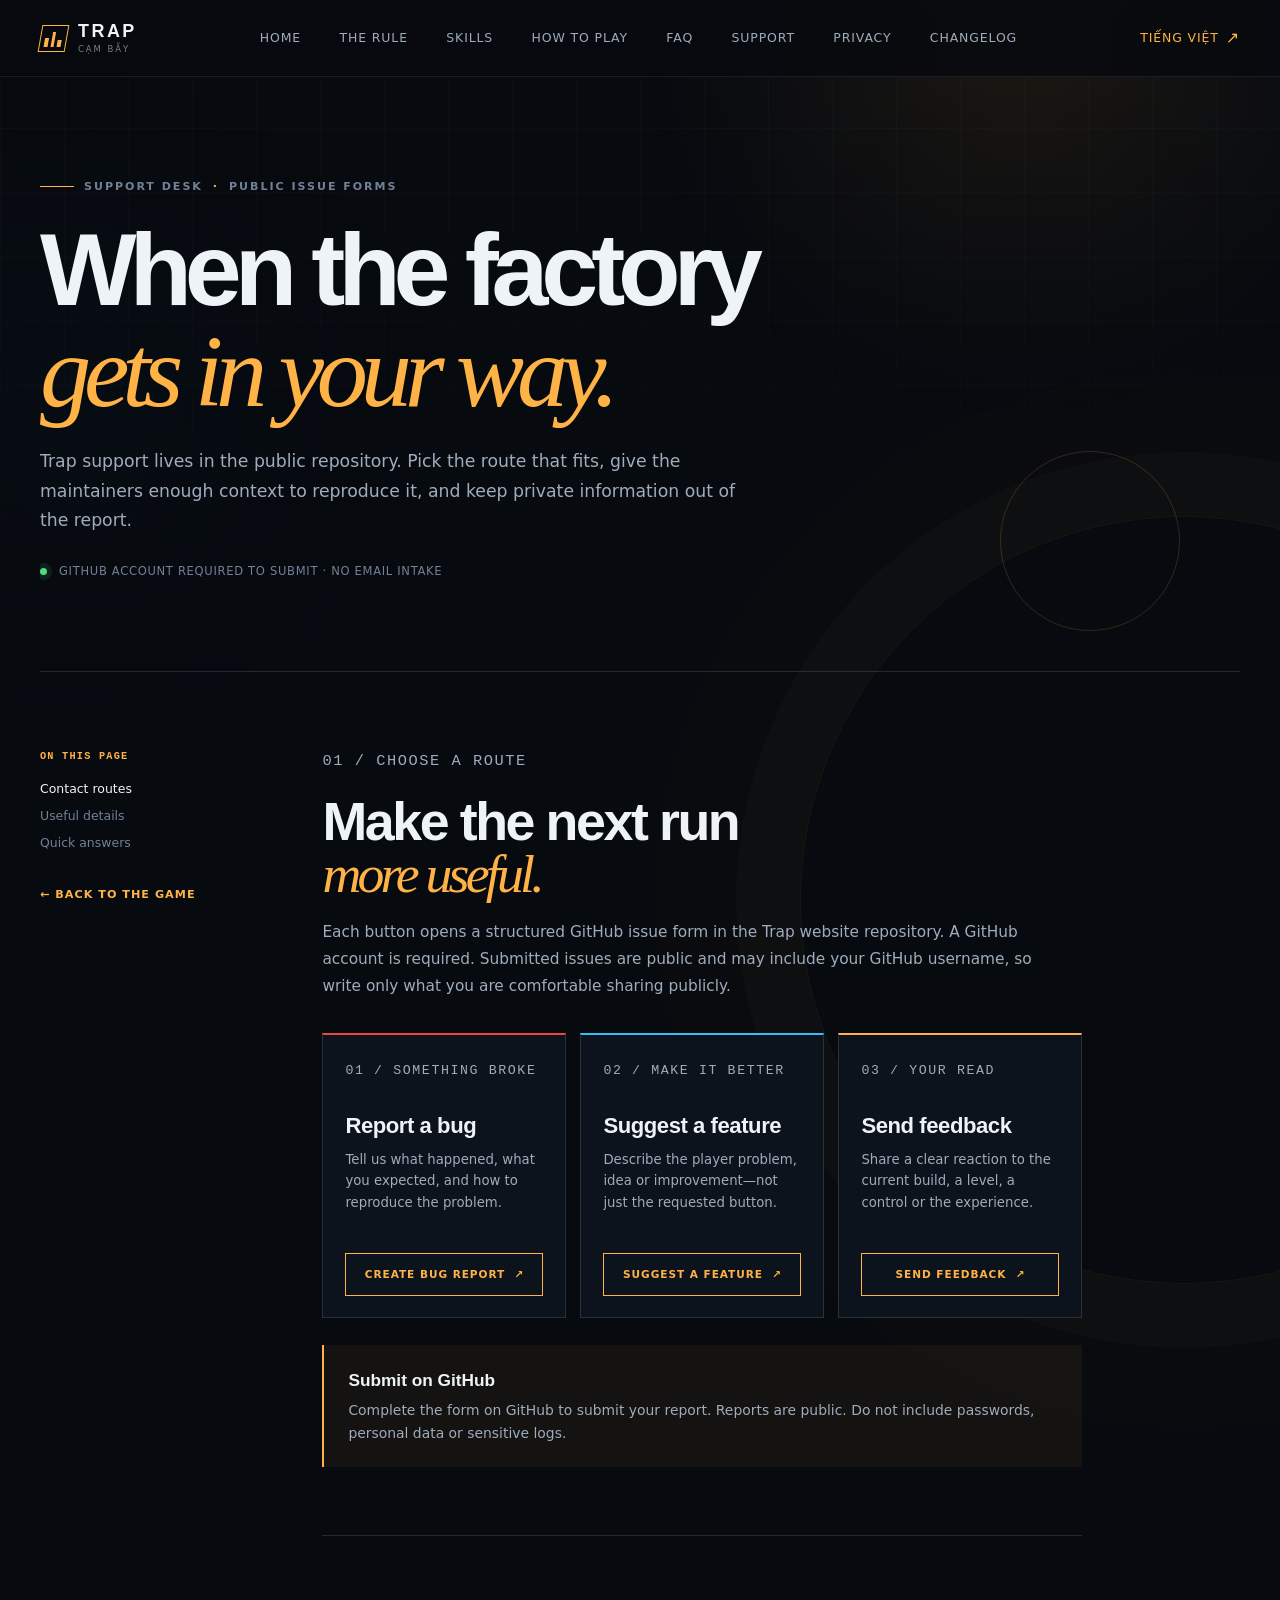
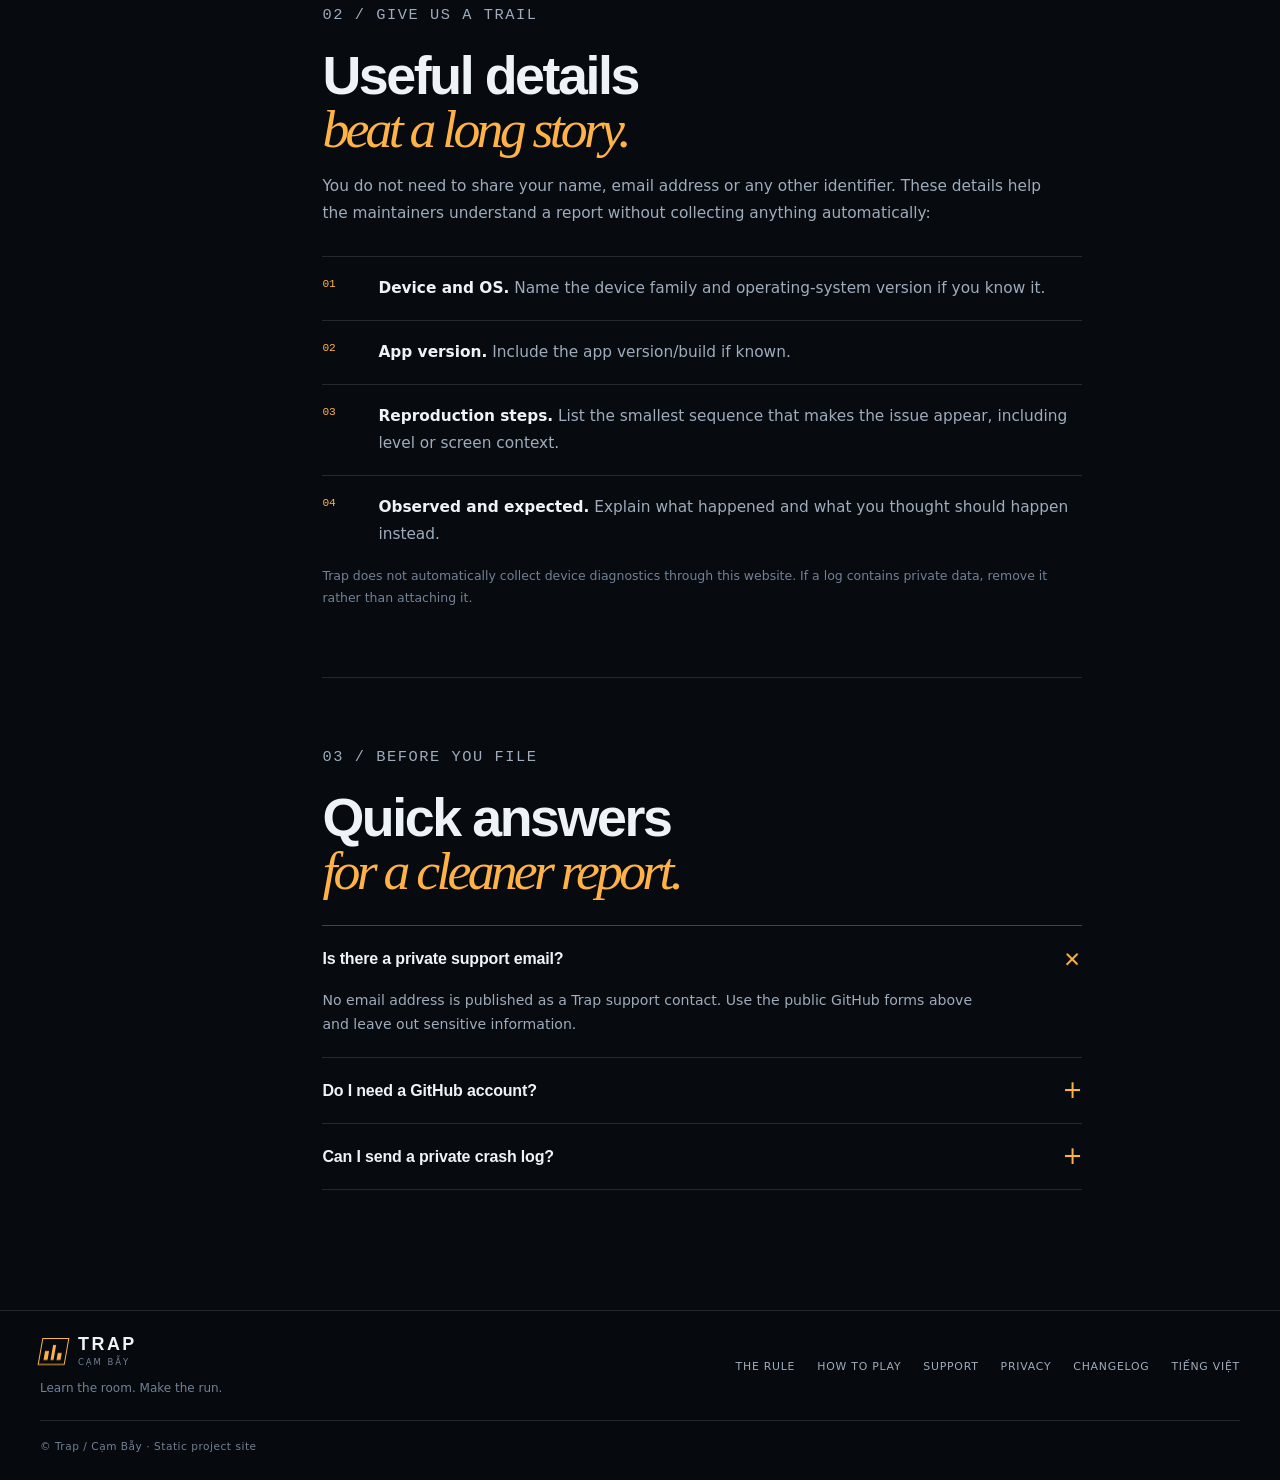
<file: support/index.html>
<!doctype html>
<html lang="en">
<head>
  <meta charset="utf-8">
  <meta name="viewport" content="width=device-width, initial-scale=1">
  <title>Trap Support — Report a bug, suggest a feature</title>
  <meta name="description" content="Find support for Trap / Cạm Bẫy through public GitHub issue forms. Report a bug, suggest a feature, or share feedback without sending private data.">
  <meta name="theme-color" content="#070a0f">
  <meta name="robots" content="index, follow">
  <link rel="canonical" href="https://luongnv.com/trap-website/support/">
  <link rel="alternate" hreflang="en" href="https://luongnv.com/trap-website/support/">
  <link rel="alternate" hreflang="vi" href="https://luongnv.com/trap-website/vi/support/">
  <link rel="alternate" hreflang="x-default" href="https://luongnv.com/trap-website/support/">
  <meta property="og:type" content="website">
  <meta property="og:site_name" content="Trap / Cạm Bẫy">
  <meta property="og:title" content="Trap Support — Report a bug, suggest a feature">
  <meta property="og:description" content="Public GitHub issue forms for Trap support, bug reports, feature ideas and feedback.">
  <meta property="og:url" content="https://luongnv.com/trap-website/support/">
  <meta property="og:image" content="https://luongnv.com/trap-website/assets/social-card.png">
  <meta property="og:image:width" content="1200">
  <meta property="og:image:height" content="630">
  <meta property="og:image:alt" content="An amber robot facing a dark scrap factory in Trap.">
  <meta name="twitter:card" content="summary_large_image">
  <meta name="twitter:title" content="Trap Support — Report a bug, suggest a feature">
  <meta name="twitter:description" content="Public GitHub issue forms for Trap support, bug reports, feature ideas and feedback.">
  <meta name="twitter:image" content="https://luongnv.com/trap-website/assets/social-card.png">
  <link rel="icon" href="../assets/favicon.svg" type="image/svg+xml">
  <link rel="stylesheet" href="../styles.css">
  <link rel="stylesheet" href="../documents.css">
  <script type="application/ld+json">
  {
    "@context": "https://schema.org",
    "@type": "WebPage",
    "@id": "https://luongnv.com/trap-website/support/#webpage",
    "url": "https://luongnv.com/trap-website/support/",
    "name": "Trap Support",
    "description": "Public GitHub issue forms for Trap support, bug reports, feature ideas and feedback.",
    "inLanguage": "en",
    "isPartOf": {"@type": "WebSite", "name": "Trap / Cạm Bẫy", "url": "https://luongnv.com/trap-website/"}
  }
  </script>
</head>
<body>
  <a class="skip-link" href="#main-content">Skip to content</a>
  <header class="site-header">
    <div class="wrap nav-shell">
      <a class="brand" href="../" aria-label="Trap home"><span class="brand-mark" aria-hidden="true"><i></i><i></i><i></i></span><span class="brand-word"><strong>TRAP</strong><small>CẠM BẪY</small></span></a>
      <nav class="primary-nav" aria-label="Primary navigation">
        <a href="../">Home</a><a href="../#world">The rule</a><a href="../#skills">Skills</a><a href="../#how-to-play">How to play</a><a href="../#faq">FAQ</a><a href="./" aria-current="page">Support</a><a href="../privacy/">Privacy</a><a href="../changelog/">Changelog</a>
      </nav>
      <a class="language-link" href="../vi/support/" lang="vi">Tiếng Việt <span aria-hidden="true">↗</span></a>
    </div>
  </header>

  <main id="main-content" class="doc-main">
    <section class="doc-hero wrap" aria-labelledby="page-title">
      <p class="eyebrow"><span class="eyebrow-line" aria-hidden="true"></span> Support desk <span class="eyebrow-dot" aria-hidden="true">·</span> Public issue forms</p>
      <h1 id="page-title">When the factory<br><em>gets in your way.</em></h1>
      <p class="doc-hero-lede">Trap support lives in the public repository. Pick the route that fits, give the maintainers enough context to reproduce it, and keep private information out of the report.</p>
      <p class="doc-meta"><span class="status-dot" aria-hidden="true"></span> GitHub account required to submit · no email intake</p>
    </section>

    <div class="doc-shell wrap">
      <aside class="doc-aside" aria-label="Support page sections">
        <p class="doc-aside-label">On this page</p>
        <nav><a href="#contact" aria-current="page">Contact routes</a><a href="#guidance">Useful details</a><a href="#faq">Quick answers</a></nav>
        <a class="back-link" href="../">← Back to the game</a>
      </aside>

      <article class="doc-content">
        <section class="doc-section" id="contact" aria-labelledby="contact-title">
          <p class="doc-kicker">01 / Choose a route</p>
          <h2 id="contact-title">Make the next run<br><em>more useful.</em></h2>
          <p>Each button opens a structured GitHub issue form in the Trap website repository. A GitHub account is required. Submitted issues are public and may include your GitHub username, so write only what you are comfortable sharing publicly.</p>
          <div class="action-grid">
            <article class="issue-card">
              <p class="card-index">01 / SOMETHING BROKE</p>
              <h3>Report a bug</h3>
              <p>Tell us what happened, what you expected, and how to reproduce the problem.</p>
              <a class="doc-button" href="https://github.com/luongnv89/trap-website/issues/new?template=bug_report.yml" rel="noopener">Create bug report <span aria-hidden="true">↗</span></a>
            </article>
            <article class="issue-card">
              <p class="card-index">02 / MAKE IT BETTER</p>
              <h3>Suggest a feature</h3>
              <p>Describe the player problem, idea or improvement—not just the requested button.</p>
              <a class="doc-button" href="https://github.com/luongnv89/trap-website/issues/new?template=feature_request.yml" rel="noopener">Suggest a feature <span aria-hidden="true">↗</span></a>
            </article>
            <article class="issue-card">
              <p class="card-index">03 / YOUR READ</p>
              <h3>Send feedback</h3>
              <p>Share a clear reaction to the current build, a level, a control or the experience.</p>
              <a class="doc-button" href="https://github.com/luongnv89/trap-website/issues/new?template=feedback.yml" rel="noopener">Send feedback <span aria-hidden="true">↗</span></a>
            </article>
          </div>
          <div class="doc-callout warning"><strong>Submit on GitHub</strong><p>Complete the form on GitHub to submit your report. Reports are public. Do not include passwords, personal data or sensitive logs.</p></div>
        </section>

        <section class="doc-section" id="guidance" aria-labelledby="guidance-title">
          <p class="doc-kicker">02 / Give us a trail</p>
          <h2 id="guidance-title">Useful details<br><em>beat a long story.</em></h2>
          <p>You do not need to share your name, email address or any other identifier. These details help the maintainers understand a report without collecting anything automatically:</p>
          <ol class="guidance-list">
            <li><div><strong>Device and OS.</strong> Name the device family and operating-system version if you know it.</div></li>
            <li><div><strong>App version.</strong> Include the app version/build if known.</div></li>
            <li><div><strong>Reproduction steps.</strong> List the smallest sequence that makes the issue appear, including level or screen context.</div></li>
            <li><div><strong>Observed and expected.</strong> Explain what happened and what you thought should happen instead.</div></li>
          </ol>
          <p class="doc-footer-note">Trap does not automatically collect device diagnostics through this website. If a log contains private data, remove it rather than attaching it.</p>
        </section>

        <section class="doc-section" id="faq" aria-labelledby="support-faq-title">
          <p class="doc-kicker">03 / Before you file</p>
          <h2 id="support-faq-title">Quick answers<br><em>for a cleaner report.</em></h2>
          <div class="doc-faq">
            <details open><summary><span>Is there a private support email?</span><b aria-hidden="true">+</b></summary><p>No email address is published as a Trap support contact. Use the public GitHub forms above and leave out sensitive information.</p></details>
            <details><summary><span>Do I need a GitHub account?</span><b aria-hidden="true">+</b></summary><p>Yes. GitHub requires an account to submit an issue. The account is for support communication only; Trap gameplay does not require an app account.</p></details>
            <details><summary><span>Can I send a private crash log?</span><b aria-hidden="true">+</b></summary><p>No automatic crash-log upload is provided here. Public reports should contain a redacted summary and reproduction steps, never passwords, personal data or sensitive logs.</p></details>
          </div>
        </section>
      </article>
    </div>
  </main>

  <footer class="site-footer"><div class="wrap footer-inner">
    <div><a class="brand footer-brand" href="../" aria-label="Trap home"><span class="brand-mark" aria-hidden="true"><i></i><i></i><i></i></span><span class="brand-word"><strong>TRAP</strong><small>CẠM BẪY</small></span></a><p>Learn the room. Make the run.</p></div>
    <div class="footer-links"><a href="../#world">The rule</a><a href="../#how-to-play">How to play</a><a href="./" aria-current="page">Support</a><a href="../privacy/">Privacy</a><a href="../changelog/">Changelog</a><a href="../vi/support/" lang="vi">Tiếng Việt</a></div>
    <p class="copyright">© Trap / Cạm Bẫy · Static project site</p>
  </div></footer>
</body>
</html>
</file>
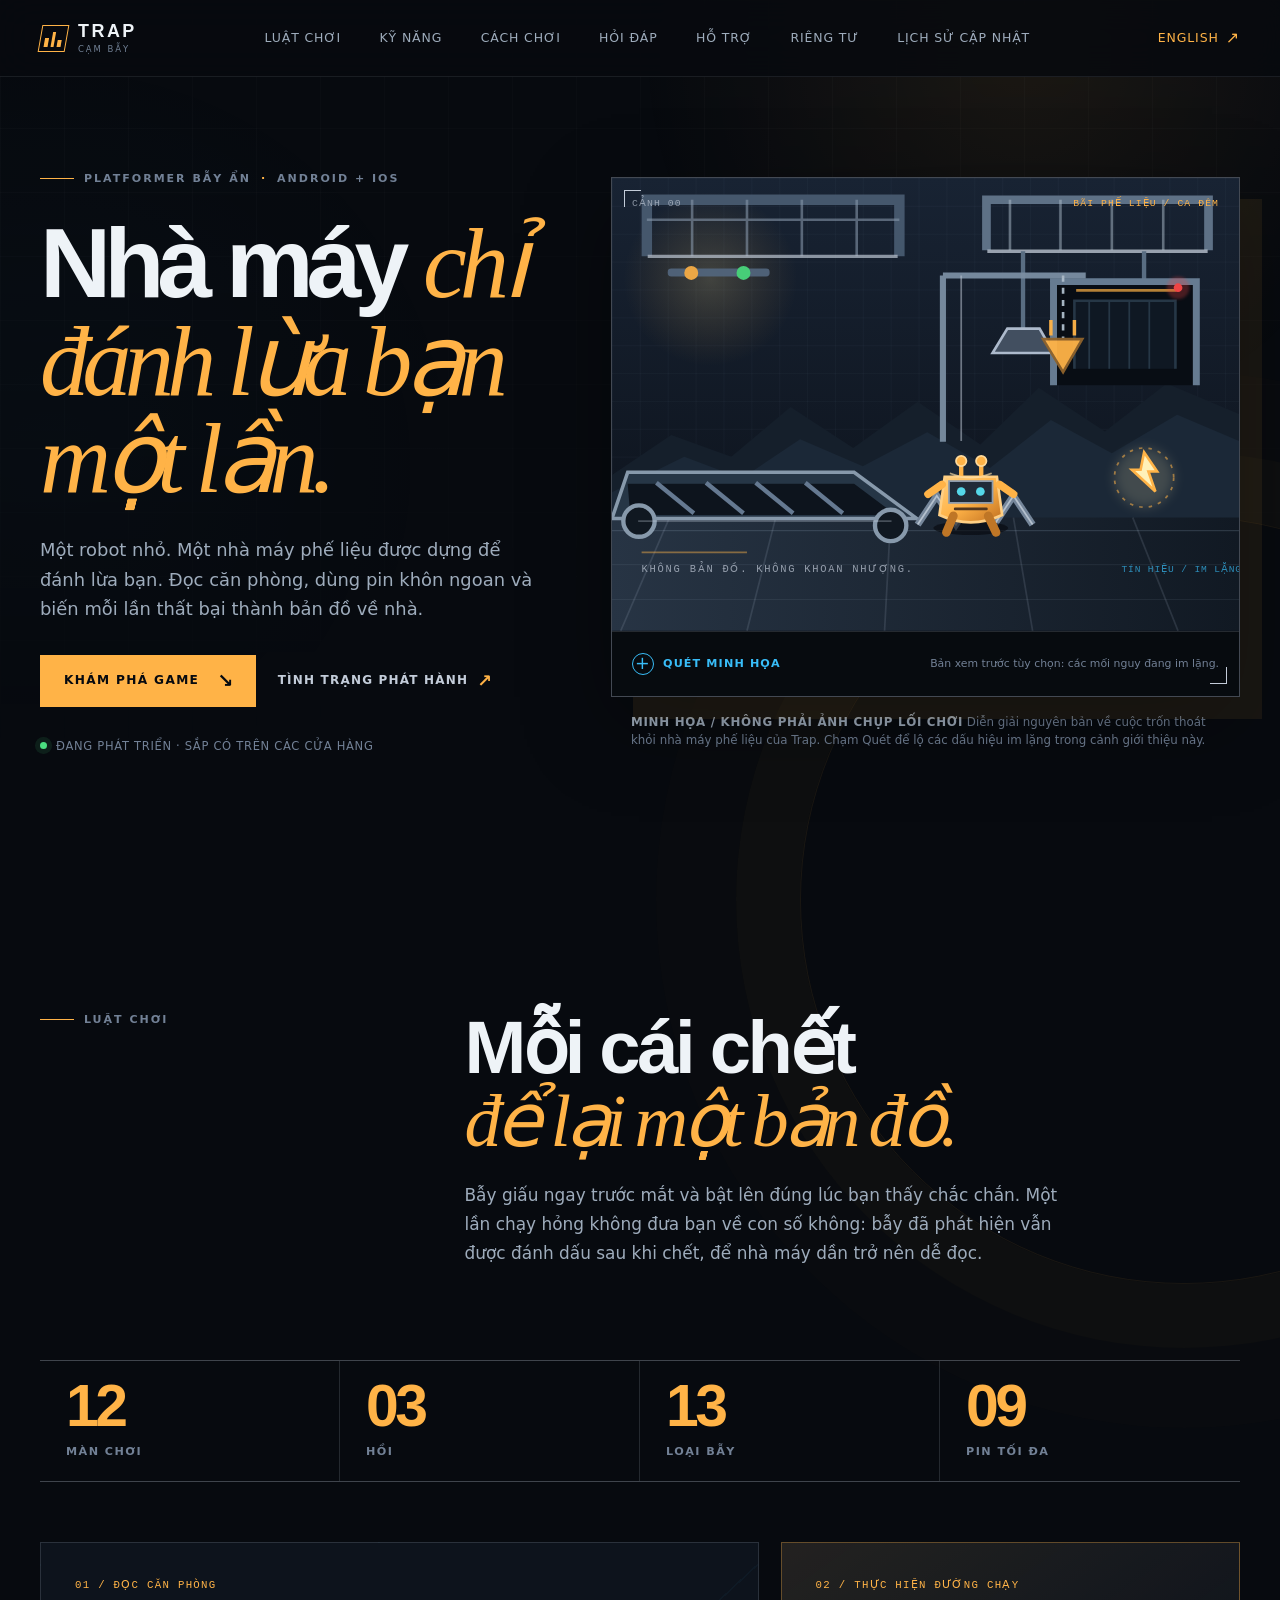
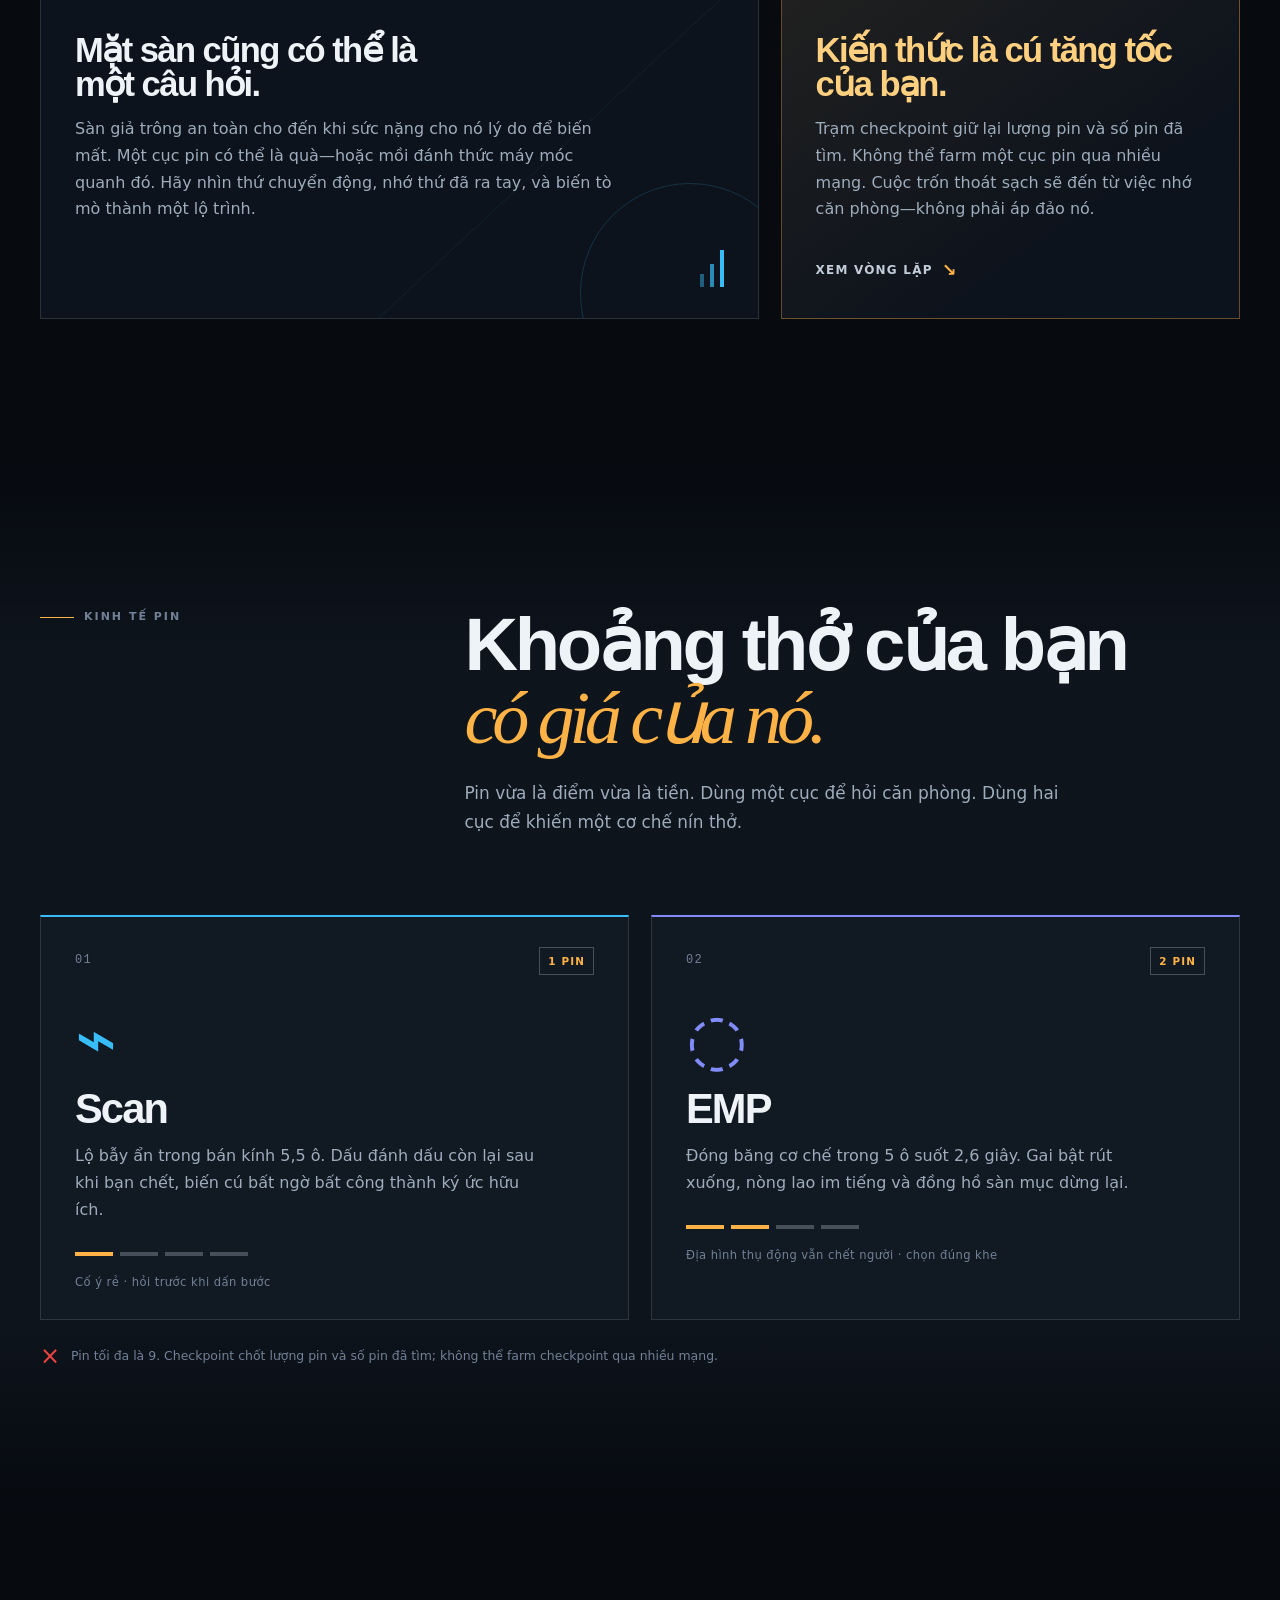
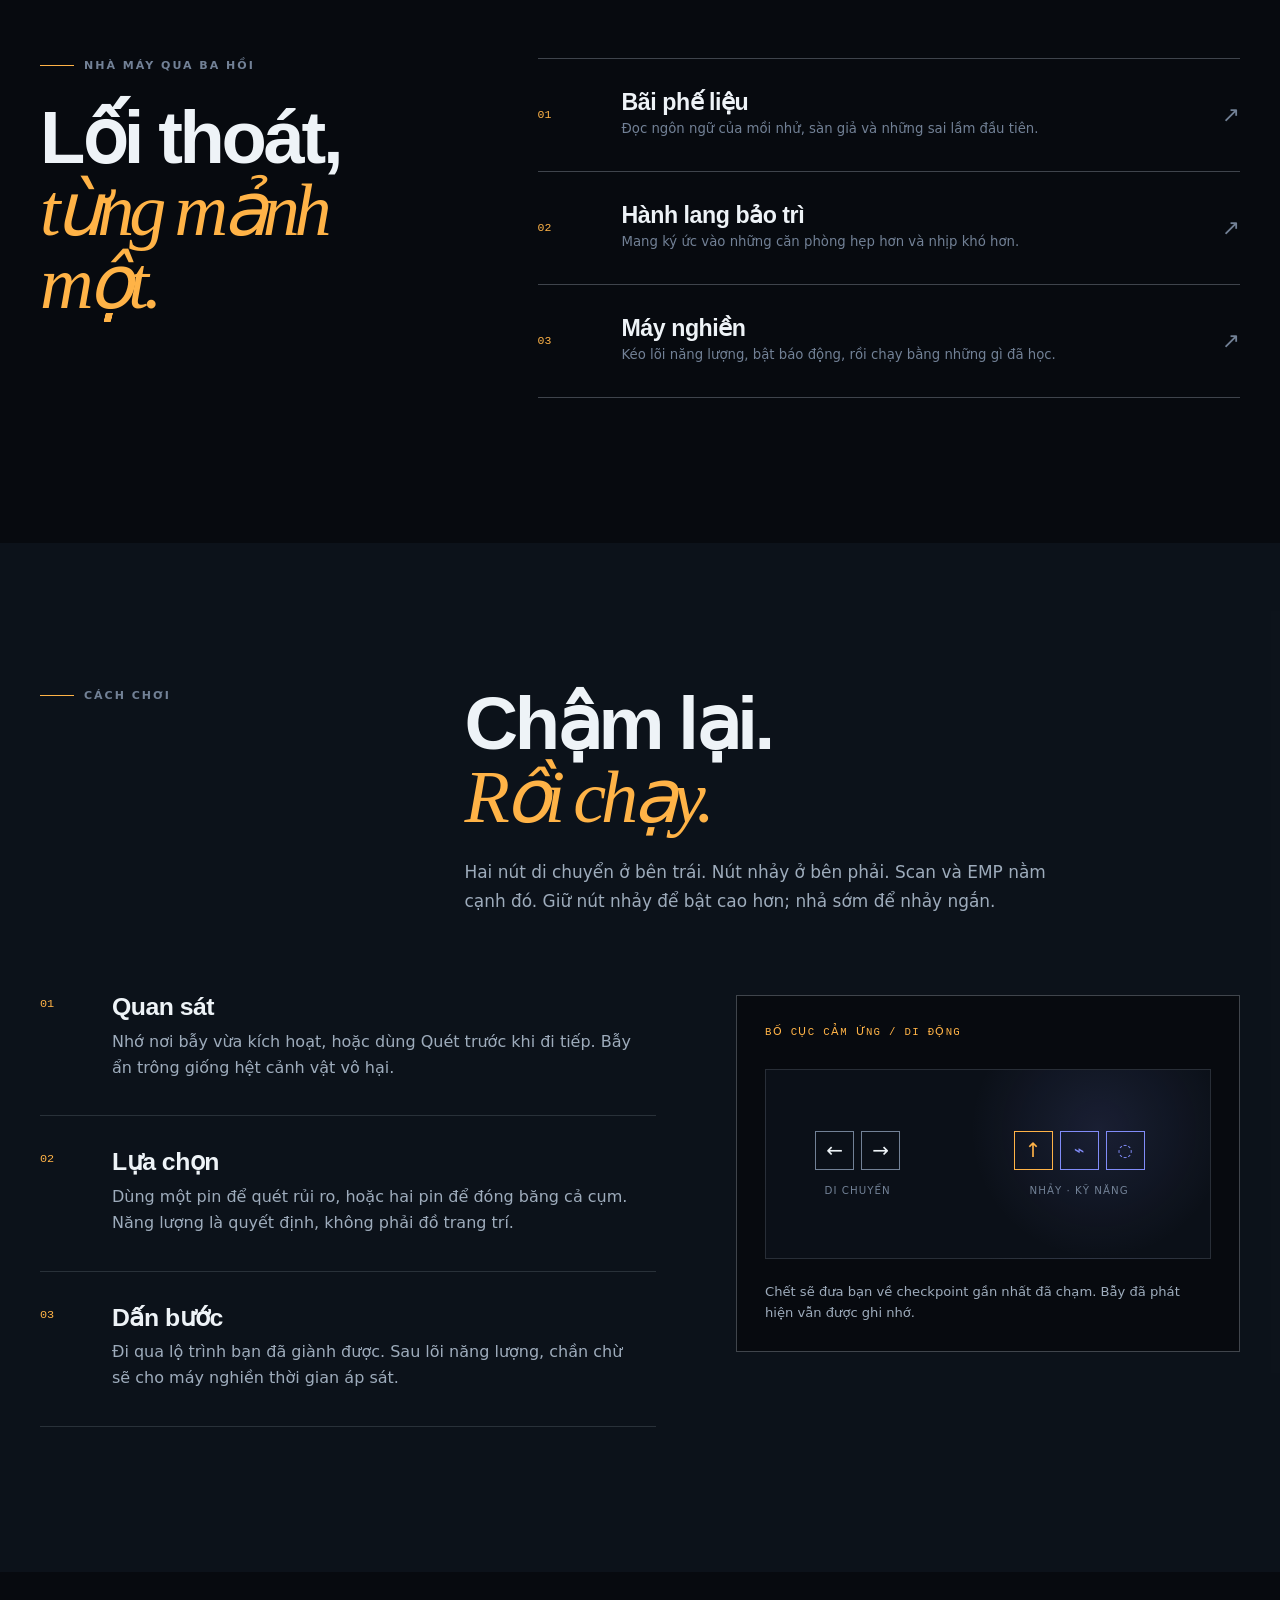
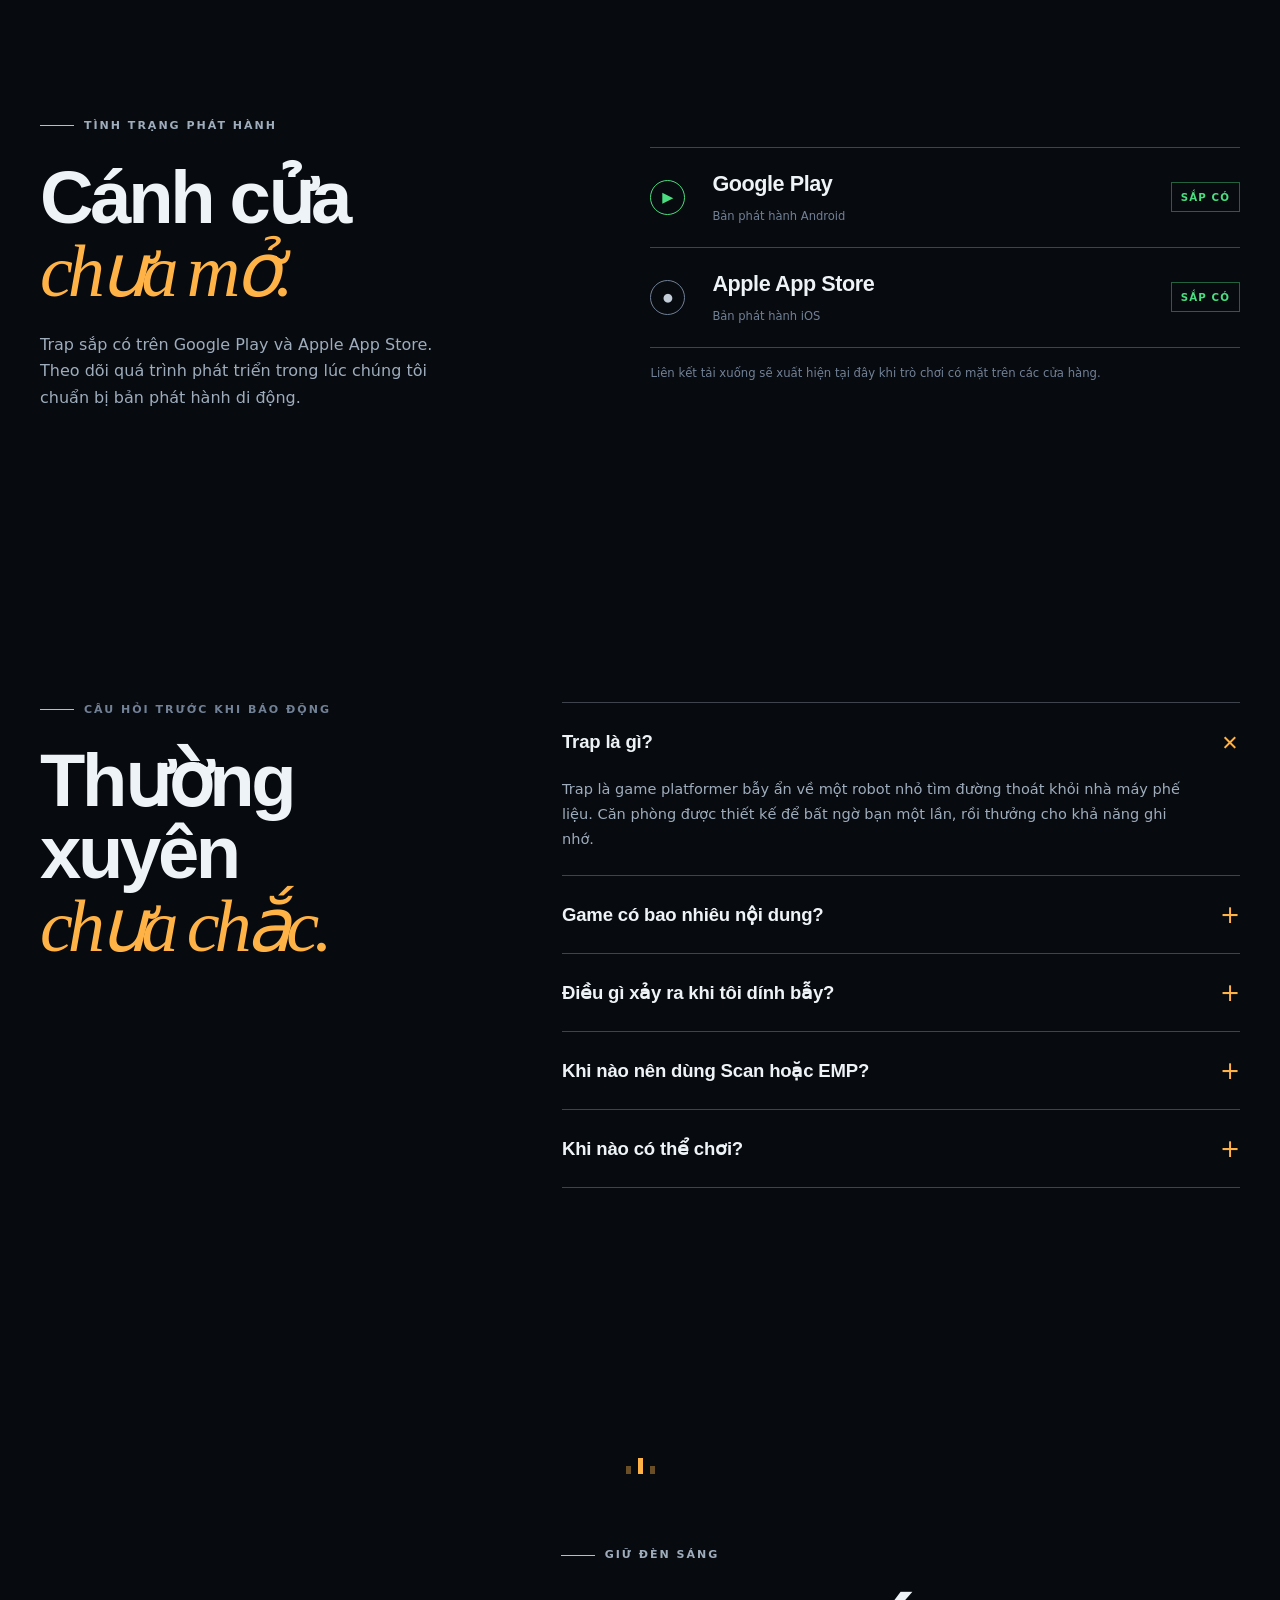
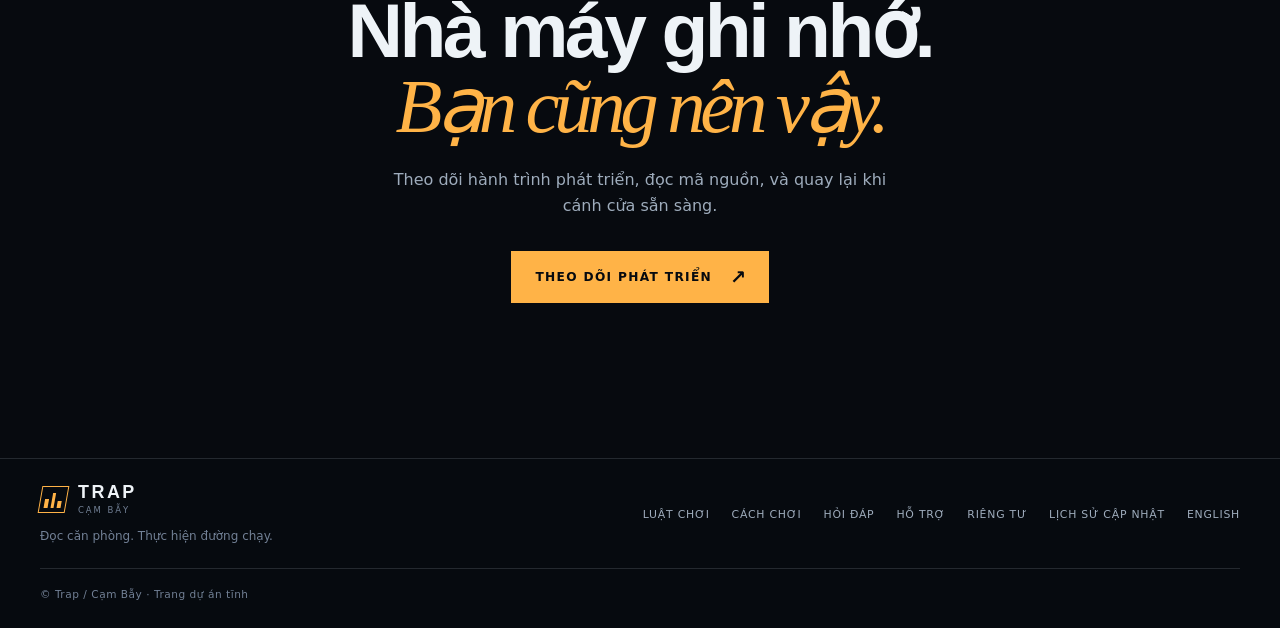
<file: vi/index.html>
<!doctype html>
<html lang="vi">
<head>
  <meta charset="utf-8">
  <meta name="viewport" content="width=device-width, initial-scale=1">
  <title>Trap — Nhà máy chỉ đánh lừa bạn một lần.</title>
  <meta name="description" content="Trap là game platformer bẫy ẩn về một robot nhỏ tìm đường thoát khỏi nhà máy phế liệu. Đọc căn phòng, dùng pin khôn ngoan và chạy một mạch về đích.">
  <meta name="theme-color" content="#070a0f">
  <meta name="robots" content="index, follow">
  <link rel="canonical" href="https://luongnv.com/trap-website/vi/">
  <link rel="alternate" hreflang="en" href="https://luongnv.com/trap-website/">
  <link rel="alternate" hreflang="vi" href="https://luongnv.com/trap-website/vi/">
  <link rel="alternate" hreflang="x-default" href="https://luongnv.com/trap-website/">
  <meta property="og:type" content="website">
  <meta property="og:site_name" content="Trap / Cạm Bẫy">
  <meta property="og:title" content="Trap — Nhà máy chỉ đánh lừa bạn một lần.">
  <meta property="og:description" content="Game platformer bẫy ẩn về một robot nhỏ tìm đường thoát khỏi nhà máy phế liệu.">
  <meta property="og:url" content="https://luongnv.com/trap-website/vi/">
  <meta property="og:image" content="https://luongnv.com/trap-website/assets/social-card.png">
  <meta property="og:image:width" content="1200">
  <meta property="og:image:height" content="630">
  <meta property="og:image:alt" content="Một robot màu hổ phách đối mặt nhà máy phế liệu tối trong Trap.">
  <meta name="twitter:card" content="summary_large_image">
  <meta name="twitter:title" content="Trap — Nhà máy chỉ đánh lừa bạn một lần.">
  <meta name="twitter:description" content="Game platformer bẫy ẩn về một robot nhỏ tìm đường thoát khỏi nhà máy phế liệu.">
  <meta name="twitter:image" content="https://luongnv.com/trap-website/assets/social-card.png">
  <link rel="icon" href="../assets/favicon.svg" type="image/svg+xml">
  <link rel="stylesheet" href="../styles.css">
  <script type="application/ld+json">
  {
    "@context": "https://schema.org",
    "@type": "VideoGame",
    "@id": "https://luongnv.com/trap-website/#game",
    "name": "Trap",
    "alternateName": "Cạm Bẫy",
    "description": "Game platformer bẫy ẩn về một robot nhỏ tìm đường thoát khỏi nhà máy phế liệu. Bẫy lộ ra qua trải nghiệm, còn Scan và EMP biến pin thành khoảng thở.",
    "url": "https://luongnv.com/trap-website/vi/",
    "image": "https://luongnv.com/trap-website/assets/social-card.png",
    "genre": ["Platformer", "Puzzle"],
    "gamePlatform": ["Android", "iOS"],
    "operatingSystem": ["Android", "iOS"],
    "applicationCategory": "Game",
    "inLanguage": ["en", "vi"],
    "sameAs": "https://github.com/nguyenvanlamm/cam_bay"
  }
  </script>
</head>
<body>
  <a class="skip-link" href="#main-content">Đến nội dung</a>
  <header class="site-header">
    <div class="wrap nav-shell">
      <a class="brand" href="./" aria-label="Trang chủ Trap">
        <span class="brand-mark" aria-hidden="true"><i></i><i></i><i></i></span>
        <span class="brand-word"><strong>TRAP</strong><small>CẠM BẪY</small></span>
      </a>
      <nav class="primary-nav" aria-label="Điều hướng chính">
        <a href="#world">Luật chơi</a>
        <a href="#skills">Kỹ năng</a>
        <a href="#how-to-play">Cách chơi</a>
        <a href="#faq">Hỏi đáp</a>
        <a href="support/">Hỗ trợ</a>
        <a href="privacy/">Riêng tư</a>
        <a href="changelog/">Lịch sử cập nhật</a>
      </nav>
      <a class="language-link" href="../index.html" lang="en">English <span aria-hidden="true">↗</span></a>
    </div>
  </header>

  <main id="main-content">
    <section class="hero wrap" aria-labelledby="hero-title">
      <div class="hero-copy">
        <p class="eyebrow"><span class="eyebrow-line" aria-hidden="true"></span> Platformer bẫy ẩn <span class="eyebrow-dot" aria-hidden="true">·</span> Android + iOS</p>
        <h1 id="hero-title">Nhà máy <em>chỉ đánh lừa bạn một lần.</em></h1>
        <p class="hero-lede">Một robot nhỏ. Một nhà máy phế liệu được dựng để đánh lừa bạn. Đọc căn phòng, dùng pin khôn ngoan và biến mỗi lần thất bại thành bản đồ về nhà.</p>
        <div class="hero-actions">
          <a class="button button-primary" href="#how-to-play">Khám phá game <span aria-hidden="true">↘</span></a>
          <a class="quiet-link" href="#release">Tình trạng phát hành <span aria-hidden="true">↗</span></a>
        </div>
        <p class="hero-footnote"><span class="status-dot" aria-hidden="true"></span> Đang phát triển · sắp có trên các cửa hàng</p>
      </div>

      <figure class="hero-art">
        <div class="art-frame">
          <div class="art-label"><span>CẢNH 00</span><span>BÃI PHẾ LIỆU / CA ĐÊM</span></div>
          <svg id="trap-scene" viewBox="0 0 720 520" role="img" aria-labelledby="scene-title scene-desc" xmlns="http://www.w3.org/2000/svg">
            <title id="scene-title">Một robot hổ phách trước cửa nhà máy phế liệu</title>
            <desc id="scene-desc">Minh họa biên tập nguyên bản: một robot nhỏ đứng trước băng chuyền, máy móc treo và lối ra tối của nhà máy. Scan có thể đánh dấu những mối nguy im lặng trong cảnh.</desc>
            <defs>
              <linearGradient id="scene-sky" x1="0" y1="0" x2="0" y2="1">
                <stop offset="0" stop-color="#182333"/>
                <stop offset="1" stop-color="#0b1018"/>
              </linearGradient>
              <linearGradient id="scene-floor" x1="0" y1="0" x2="1" y2="0">
                <stop offset="0" stop-color="#273444"/>
                <stop offset="1" stop-color="#111923"/>
              </linearGradient>
              <linearGradient id="robot-shell" x1="0" y1="0" x2="1" y2="1">
                <stop offset="0" stop-color="#ffd080"/>
                <stop offset="0.5" stop-color="#ffb347"/>
                <stop offset="1" stop-color="#bf6e20"/>
              </linearGradient>
              <linearGradient id="steel-beam" x1="0" y1="0" x2="1" y2="0">
                <stop offset="0" stop-color="#718198"/>
                <stop offset="0.5" stop-color="#c3ccd9"/>
                <stop offset="1" stop-color="#445367"/>
              </linearGradient>
              <radialGradient id="lamp" cx="0.5" cy="0.5" r="0.5">
                <stop offset="0" stop-color="#ffdf8c" stop-opacity=".95"/>
                <stop offset="1" stop-color="#ffb347" stop-opacity="0"/>
              </radialGradient>
              <pattern id="scene-grid" width="32" height="32" patternUnits="userSpaceOnUse">
                <path d="M32 0H0V32" fill="none" stroke="#a8bed7" stroke-opacity=".07"/>
              </pattern>
              <filter id="soft-glow" x="-100%" y="-100%" width="300%" height="300%">
                <feGaussianBlur stdDeviation="7"/>
              </filter>
              <filter id="tight-glow" x="-100%" y="-100%" width="300%" height="300%">
                <feGaussianBlur stdDeviation="2"/>
              </filter>
            </defs>
            <rect width="720" height="520" fill="url(#scene-sky)"/>
            <rect width="720" height="520" fill="url(#scene-grid)"/>
            <circle cx="113" cy="116" r="100" fill="url(#lamp)" opacity=".2"/>
            <path d="M0 341L68 295 137 320 205 263 277 310 351 257 423 306 490 241 566 291 637 236 720 271V410H0Z" fill="#151f2b"/>
            <path d="M0 361L83 320 149 345 216 300 288 331 362 292 434 333 504 278 574 316 649 272 720 302V410H0Z" fill="#1b2837"/>
            <path d="M0 390H720V520H0Z" fill="url(#scene-floor)"/>
            <path d="M0 405H720" stroke="#7e91a7" stroke-opacity=".35"/>
            <path d="M0 444H720M0 484H720" stroke="#9eb0c4" stroke-opacity=".12"/>
            <path d="M66 390L10 520M188 390L155 520M320 390L313 520M461 390L483 520M598 390L650 520" stroke="#b9c7d7" stroke-opacity=".14" stroke-width="2"/>

            <g opacity=".9">
              <path d="M40 90V25H330V90" fill="none" stroke="#4a5d73" stroke-width="12"/>
              <path d="M40 48H330M92 25V90M155 25V90M218 25V90M281 25V90" stroke="#91a2b6" stroke-opacity=".6" stroke-width="3"/>
              <path d="M41 90H328" stroke="#c3ccd9" stroke-opacity=".75" stroke-width="4"/>
              <rect x="64" y="104" width="117" height="9" rx="4" fill="#53677f"/>
              <circle cx="91" cy="109" r="8" fill="#ffb347"/><circle cx="151" cy="109" r="8" fill="#4ade80"/>
            </g>

            <g>
              <path d="M430 83V25H685V83" fill="none" stroke="#5e7186" stroke-width="10"/>
              <path d="M457 25V83M515 25V83M574 25V83M633 25V83" stroke="#aebdcb" stroke-opacity=".5" stroke-width="3"/>
              <path d="M431 84H684" stroke="#c3ccd9" stroke-opacity=".75" stroke-width="4"/>
              <path d="M472 84V176M611 84V137" stroke="#596d82" stroke-width="5"/>
              <path d="M454 173H491L507 201H437Z" fill="#424f60" stroke="#adbacc" stroke-width="3"/>
              <path d="M593 134H629L642 158H580Z" fill="#424f60" stroke="#adbacc" stroke-width="3"/>
            </g>

            <g class="factory-door">
              <path d="M507 238V119H671V238" fill="#080d14" stroke="#667b91" stroke-width="8"/>
              <path d="M531 219V141H647V219" fill="#0f1823" stroke="#263746" stroke-width="3"/>
              <path d="M548 141V219M571 141V219M594 141V219M617 141V219" stroke="#263746" stroke-width="2"/>
              <path d="M533 129H648" stroke="#ffb347" stroke-opacity=".7" stroke-width="3"/>
              <circle cx="650" cy="126" r="13" fill="#ef4444" opacity=".28" filter="url(#tight-glow)"/>
              <circle cx="650" cy="126" r="5" fill="#ef4444"/>
            </g>

            <g class="crane" opacity=".95">
              <path d="M380 112V303M380 112H544" stroke="#7b8ea2" stroke-width="7"/>
              <path d="M401 112V302" stroke="#c3ccd9" stroke-opacity=".55" stroke-width="2"/>
              <path d="M518 112V185" stroke="#aebdcb" stroke-width="3" stroke-dasharray="7 7"/>
              <path d="M495 185H540L518 223Z" fill="#ffb347" stroke="#8f632c" stroke-width="3"/>
              <path d="M504 181V163M531 181V163" stroke="#ffb347" stroke-width="4"/>
            </g>

            <g class="conveyor">
              <path d="M18 338H278L350 391H0Z" fill="#263646" stroke="#8799ab" stroke-width="4"/>
              <path d="M18 351H278L326 387H21Z" fill="#0d141d"/>
              <path d="M51 350L94 385M108 350L151 385M165 350L208 385M222 350L265 385" stroke="#657991" stroke-width="5"/>
              <circle cx="31" cy="394" r="18" fill="#101821" stroke="#8799ab" stroke-width="5"/>
              <circle cx="320" cy="399" r="18" fill="#101821" stroke="#8799ab" stroke-width="5"/>
              <path d="M30 394H321" stroke="#c3ccd9" stroke-opacity=".3" stroke-width="2"/>
            </g>

            <g class="power-core">
              <circle cx="611" cy="344" r="34" fill="#fff1b8" opacity=".17" filter="url(#soft-glow)"/>
              <path d="M611 315L626 337L616 337L624 360L597 335L607 335Z" fill="#fff1b8" stroke="#ffb347" stroke-width="3"/>
              <circle cx="611" cy="344" r="34" fill="none" stroke="#ffb347" stroke-opacity=".55" stroke-width="2" stroke-dasharray="4 7"/>
            </g>

            <g class="rail-hazard">
              <path d="M351 398L373 365L395 398L417 365L439 398L461 365L483 398" fill="none" stroke="#75869a" stroke-width="8"/>
              <path d="M351 398L373 365L395 398L417 365L439 398L461 365L483 398" fill="none" stroke="#d1dae4" stroke-opacity=".7" stroke-width="2"/>
            </g>

            <g class="robot" transform="translate(370 301)">
              <ellipse cx="42" cy="101" rx="43" ry="8" fill="#05080c" opacity=".6"/>
              <path d="M12 42H72L78 86Q42 103 6 86Z" fill="url(#robot-shell)" stroke="#ffcf83" stroke-width="3"/>
              <path d="M17 47H67V72H17Z" fill="#202b38" stroke="#8c9bad" stroke-width="2"/>
              <circle cx="31" cy="59" r="5" fill="#55d7e8"/><circle cx="53" cy="59" r="5" fill="#55d7e8"/>
              <path d="M24 79H60" stroke="#51361e" stroke-width="3" stroke-linecap="round"/>
              <path d="M9 51L-7 62M75 51L91 62" stroke="#ffb347" stroke-width="9" stroke-linecap="round"/>
              <path d="M22 87L14 106M62 87L71 106" stroke="#bf7626" stroke-width="10" stroke-linecap="round"/>
              <path d="M31 42V27M54 42V27" stroke="#ffb347" stroke-width="5"/>
              <circle cx="31" cy="24" r="6" fill="#ffb347" stroke="#ffda9b" stroke-width="2"/>
              <circle cx="54" cy="24" r="6" fill="#ffb347" stroke="#ffda9b" stroke-width="2"/>
              <path d="M18 38Q42 48 66 38" fill="none" stroke="#ffe0a8" stroke-opacity=".65" stroke-width="2"/>
            </g>

            <g class="trap-mark" aria-hidden="true">
              <g transform="translate(195 374)">
                <circle r="23" fill="#38bdf8" fill-opacity=".13" stroke="#38bdf8" stroke-width="2" stroke-dasharray="3 5"/>
                <path d="M-8 -8L8 8M8 -8L-8 8" stroke="#38bdf8" stroke-width="3" stroke-linecap="round"/>
              </g>
              <g transform="translate(457 355)">
                <circle r="23" fill="#38bdf8" fill-opacity=".13" stroke="#38bdf8" stroke-width="2" stroke-dasharray="3 5"/>
                <path d="M-8 -8L8 8M8 -8L-8 8" stroke="#38bdf8" stroke-width="3" stroke-linecap="round"/>
              </g>
              <g transform="translate(527 264)">
                <circle r="23" fill="#38bdf8" fill-opacity=".13" stroke="#38bdf8" stroke-width="2" stroke-dasharray="3 5"/>
                <path d="M-8 -8L8 8M8 -8L-8 8" stroke="#38bdf8" stroke-width="3" stroke-linecap="round"/>
              </g>
            </g>

            <path d="M34 430H155" stroke="#ffb347" stroke-width="2" stroke-opacity=".45"/>
            <text x="34" y="453" fill="#c3ccd9" fill-opacity=".72" font-family="monospace" font-size="12" letter-spacing="2">KHÔNG BẢN ĐỒ. KHÔNG KHOAN NHƯỢNG.</text>
            <text x="585" y="453" fill="#38bdf8" fill-opacity=".7" font-family="monospace" font-size="11" letter-spacing="1">TÍN HIỆU / IM LẶNG</text>
          </svg>
          <div class="scan-control">
            <button id="scan-toggle" class="scan-button" type="button" aria-controls="trap-scene" aria-pressed="false"><span class="scan-icon" aria-hidden="true">+</span><span>Quét minh họa</span></button>
            <p id="scan-status" class="scan-status" role="status" aria-live="polite">Bản xem trước tùy chọn: các mối nguy đang im lặng.</p>
          </div>
        </div>
        <figcaption><strong>Minh họa / không phải ảnh chụp lối chơi</strong> Diễn giải nguyên bản về cuộc trốn thoát khỏi nhà máy phế liệu của Trap. Chạm Quét để lộ các dấu hiệu im lặng trong cảnh giới thiệu này.</figcaption>
        <noscript><p class="no-script-note">Bản xem trước Quét cần JavaScript; câu chuyện và cơ chế game vẫn có đầy đủ bên dưới.</p></noscript>
      </figure>
    </section>

    <section class="section rule-section wrap" id="world" aria-labelledby="rule-title">
      <div class="section-intro split-intro">
        <p class="eyebrow"><span class="eyebrow-line" aria-hidden="true"></span> Luật chơi</p>
        <div>
          <h2 id="rule-title">Mỗi cái chết<br><em>để lại một bản đồ.</em></h2>
          <p class="section-lede">Bẫy giấu ngay trước mắt và bật lên đúng lúc bạn thấy chắc chắn. Một lần chạy hỏng không đưa bạn về con số không: bẫy đã phát hiện vẫn được đánh dấu sau khi chết, để nhà máy dần trở nên dễ đọc.</p>
        </div>
      </div>
      <dl class="fact-rail" aria-label="Cấu trúc game">
        <div><dt>12</dt><dd>màn chơi</dd></div>
        <div><dt>03</dt><dd>hồi</dd></div>
        <div><dt>13</dt><dd>loại bẫy</dd></div>
        <div><dt>09</dt><dd>pin tối đa</dd></div>
      </dl>
      <div class="story-grid">
        <article class="story-card story-card-large">
          <p class="card-index">01 / ĐỌC CĂN PHÒNG</p>
          <h3>Mặt sàn cũng có thể là một câu hỏi.</h3>
          <p>Sàn giả trông an toàn cho đến khi sức nặng cho nó lý do để biến mất. Một cục pin có thể là quà—hoặc mồi đánh thức máy móc quanh đó. Hãy nhìn thứ chuyển động, nhớ thứ đã ra tay, và biến tò mò thành một lộ trình.</p>
          <div class="card-rule" aria-hidden="true"><span></span><span></span><span></span></div>
        </article>
        <article class="story-card story-card-accent">
          <p class="card-index">02 / THỰC HIỆN ĐƯỜNG CHẠY</p>
          <h3>Kiến thức là cú tăng tốc của bạn.</h3>
          <p>Trạm checkpoint giữ lại lượng pin và số pin đã tìm. Không thể farm một cục pin qua nhiều mạng. Cuộc trốn thoát sạch sẽ đến từ việc nhớ căn phòng—không phải áp đảo nó.</p>
          <a class="inline-link" href="#how-to-play">Xem vòng lặp <span aria-hidden="true">↘</span></a>
        </article>
      </div>
    </section>

    <section class="section skills-section" id="skills" aria-labelledby="skills-title">
      <div class="wrap">
        <div class="section-intro split-intro">
          <p class="eyebrow"><span class="eyebrow-line" aria-hidden="true"></span> Kinh tế pin</p>
          <div>
            <h2 id="skills-title">Khoảng thở của bạn<br><em>có giá của nó.</em></h2>
            <p class="section-lede">Pin vừa là điểm vừa là tiền. Dùng một cục để hỏi căn phòng. Dùng hai cục để khiến một cơ chế nín thở.</p>
          </div>
        </div>
        <div class="skill-grid">
          <article class="skill-card scan-card">
            <div class="skill-top"><span class="skill-number">01</span><span class="skill-tag">1 pin</span></div>
            <div class="skill-symbol" aria-hidden="true">⌁</div>
            <h3>Scan</h3>
            <p>Lộ bẫy ẩn trong bán kính 5,5 ô. Dấu đánh dấu còn lại sau khi bạn chết, biến cú bất ngờ bất công thành ký ức hữu ích.</p>
            <div class="skill-meter" aria-label="Giá: một pin"><i></i><i class="empty"></i><i class="empty"></i><i class="empty"></i></div>
            <p class="skill-note">Cố ý rẻ · hỏi trước khi dấn bước</p>
          </article>
          <article class="skill-card emp-card">
            <div class="skill-top"><span class="skill-number">02</span><span class="skill-tag">2 pin</span></div>
            <div class="skill-symbol" aria-hidden="true">◌</div>
            <h3>EMP</h3>
            <p>Đóng băng cơ chế trong 5 ô suốt 2,6 giây. Gai bật rút xuống, nòng lao im tiếng và đồng hồ sàn mục dừng lại.</p>
            <div class="skill-meter" aria-label="Giá: hai pin"><i></i><i></i><i class="empty"></i><i class="empty"></i></div>
            <p class="skill-note">Địa hình thụ động vẫn chết người · chọn đúng khe</p>
          </article>
        </div>
        <p class="skill-footnote"><span class="tiny-cross" aria-hidden="true">×</span> Pin tối đa là 9. Checkpoint chốt lượng pin và số pin đã tìm; không thể farm checkpoint qua nhiều mạng.</p>
      </div>
    </section>

    <section class="section acts-section wrap" aria-labelledby="acts-title">
      <div class="acts-heading">
        <p class="eyebrow"><span class="eyebrow-line" aria-hidden="true"></span> Nhà máy qua ba hồi</p>
        <h2 id="acts-title">Lối thoát,<br><em>từng mảnh một.</em></h2>
      </div>
      <div class="act-list">
        <article class="act-row">
          <div class="act-no">01</div><div class="act-name"><h3>Bãi phế liệu</h3><p>Đọc ngôn ngữ của mồi nhử, sàn giả và những sai lầm đầu tiên.</p></div><div class="act-mark" aria-hidden="true">↗</div>
        </article>
        <article class="act-row">
          <div class="act-no">02</div><div class="act-name"><h3>Hành lang bảo trì</h3><p>Mang ký ức vào những căn phòng hẹp hơn và nhịp khó hơn.</p></div><div class="act-mark" aria-hidden="true">↗</div>
        </article>
        <article class="act-row">
          <div class="act-no">03</div><div class="act-name"><h3>Máy nghiền</h3><p>Kéo lõi năng lượng, bật báo động, rồi chạy bằng những gì đã học.</p></div><div class="act-mark" aria-hidden="true">↗</div>
        </article>
      </div>
    </section>

    <section class="section how-section" id="how-to-play" aria-labelledby="how-title">
      <div class="wrap">
        <div class="section-intro split-intro">
          <p class="eyebrow"><span class="eyebrow-line" aria-hidden="true"></span> Cách chơi</p>
          <div>
            <h2 id="how-title">Chậm lại.<br><em>Rồi chạy.</em></h2>
            <p class="section-lede">Hai nút di chuyển ở bên trái. Nút nhảy ở bên phải. Scan và EMP nằm cạnh đó. Giữ nút nhảy để bật cao hơn; nhả sớm để nhảy ngắn.</p>
          </div>
        </div>
        <div class="play-layout">
          <ol class="play-steps">
            <li><span class="step-no">01</span><div><h3>Quan sát</h3><p>Nhớ nơi bẫy vừa kích hoạt, hoặc dùng Quét trước khi đi tiếp. Bẫy ẩn trông giống hệt cảnh vật vô hại.</p></div></li>
            <li><span class="step-no">02</span><div><h3>Lựa chọn</h3><p>Dùng một pin để quét rủi ro, hoặc hai pin để đóng băng cả cụm. Năng lượng là quyết định, không phải đồ trang trí.</p></div></li>
            <li><span class="step-no">03</span><div><h3>Dấn bước</h3><p>Đi qua lộ trình bạn đã giành được. Sau lõi năng lượng, chần chừ sẽ cho máy nghiền thời gian áp sát.</p></div></li>
          </ol>
          <aside class="control-panel" aria-label="Điều khiển cảm ứng">
            <p class="card-index">BỐ CỤC CẢM ỨNG / DI ĐỘNG</p>
            <div class="control-map">
              <div class="control-cluster left-cluster"><span class="control-key">←</span><span class="control-key">→</span><small>di chuyển</small></div>
              <div class="control-cluster right-cluster"><span class="control-key jump-key">↑</span><span class="control-key skill-key">⌁</span><span class="control-key skill-key">◌</span><small>nhảy · kỹ năng</small></div>
            </div>
            <p class="control-note">Chết sẽ đưa bạn về checkpoint gần nhất đã chạm. Bẫy đã phát hiện vẫn được ghi nhớ.</p>
          </aside>
        </div>
      </div>
    </section>

    <section class="section release-section wrap" id="release" aria-labelledby="release-title">
      <div class="release-copy">
        <p class="eyebrow"><span class="eyebrow-line" aria-hidden="true"></span> Tình trạng phát hành</p>
        <h2 id="release-title">Cánh cửa<br><em>chưa mở.</em></h2>
        <p>Trap sắp có trên Google Play và Apple App Store. Theo dõi quá trình phát triển trong lúc chúng tôi chuẩn bị bản phát hành di động.</p>
      </div>
      <div class="store-list" aria-label="Tình trạng cửa hàng">
        <div class="store-row"><span class="store-icon" aria-hidden="true">▶</span><div><strong>Google Play</strong><small>Bản phát hành Android</small></div><span class="store-status">Sắp có</span></div>
        <div class="store-row"><span class="store-icon apple-icon" aria-hidden="true">●</span><div><strong>Apple App Store</strong><small>Bản phát hành iOS</small></div><span class="store-status">Sắp có</span></div>
        <p class="store-note">Liên kết tải xuống sẽ xuất hiện tại đây khi trò chơi có mặt trên các cửa hàng.</p>
      </div>
    </section>

    <section class="section faq-section wrap" id="faq" aria-labelledby="faq-title">
      <div class="faq-head"><p class="eyebrow"><span class="eyebrow-line" aria-hidden="true"></span> Câu hỏi trước khi báo động</p><h2 id="faq-title">Thường xuyên<br><em>chưa chắc.</em></h2></div>
      <div class="faq-list">
        <details open><summary><span>Trap là gì?</span><b aria-hidden="true">+</b></summary><p>Trap là game platformer bẫy ẩn về một robot nhỏ tìm đường thoát khỏi nhà máy phế liệu. Căn phòng được thiết kế để bất ngờ bạn một lần, rồi thưởng cho khả năng ghi nhớ.</p></details>
        <details><summary><span>Game có bao nhiêu nội dung?</span><b aria-hidden="true">+</b></summary><p>Thiết kế hiện tại có 12 màn qua ba hồi: Bãi phế liệu, Hành lang bảo trì và Máy nghiền. Có 13 loại bẫy cùng ba mục tiêu thử thách ở mỗi màn.</p></details>
        <details><summary><span>Điều gì xảy ra khi tôi dính bẫy?</span><b aria-hidden="true">+</b></summary><p>Bạn hồi sinh tại checkpoint gần nhất đã chạm. Bẫy từng ra tay để lại dấu mờ ở nơi nó ẩn nấp, và phát hiện đó tồn tại sau cái chết.</p></details>
        <details><summary><span>Khi nào nên dùng Scan hoặc EMP?</span><b aria-hidden="true">+</b></summary><p>Scan tốn một pin và lộ bẫy ẩn trong 5,5 ô. EMP tốn hai pin và đóng băng cơ chế gần đó trong 2,6 giây. Địa hình thụ động—như bãi gai lộ thiên—vẫn nguy hiểm.</p></details>
        <details><summary><span>Khi nào có thể chơi?</span><b aria-hidden="true">+</b></summary><p>Trap đang được phát triển. Game dự kiến có trên Android và iOS; cả Google Play lẫn Apple App Store đều đang ở trạng thái sắp có. Chưa công bố ngày phát hành.</p></details>
      </div>
    </section>

    <section class="closing-cta wrap" aria-labelledby="closing-title">
      <div class="closing-rule" aria-hidden="true"><span></span><span></span><span></span></div>
      <p class="eyebrow"><span class="eyebrow-line" aria-hidden="true"></span> Giữ đèn sáng</p>
      <h2 id="closing-title">Nhà máy ghi nhớ.<br><em>Bạn cũng nên vậy.</em></h2>
      <p>Theo dõi hành trình phát triển, đọc mã nguồn, và quay lại khi cánh cửa sẵn sàng.</p>
      <a class="button button-primary" href="https://github.com/nguyenvanlamm/cam_bay" rel="noopener">Theo dõi phát triển <span aria-hidden="true">↗</span></a>
    </section>
  </main>

  <footer class="site-footer">
    <div class="wrap footer-inner">
      <div><a class="brand footer-brand" href="./" aria-label="Trang chủ Trap"><span class="brand-mark" aria-hidden="true"><i></i><i></i><i></i></span><span class="brand-word"><strong>TRAP</strong><small>CẠM BẪY</small></span></a><p>Đọc căn phòng. Thực hiện đường chạy.</p></div>
      <div class="footer-links"><a href="#world">Luật chơi</a><a href="#how-to-play">Cách chơi</a><a href="#faq">Hỏi đáp</a><a href="support/">Hỗ trợ</a><a href="privacy/">Riêng tư</a><a href="changelog/">Lịch sử cập nhật</a><a href="../index.html" lang="en">English</a></div>
      <p class="copyright">© Trap / Cạm Bẫy · Trang dự án tĩnh</p>
    </div>
  </footer>
  <script src="../script.js" defer></script>
</body>
</html>
</file>
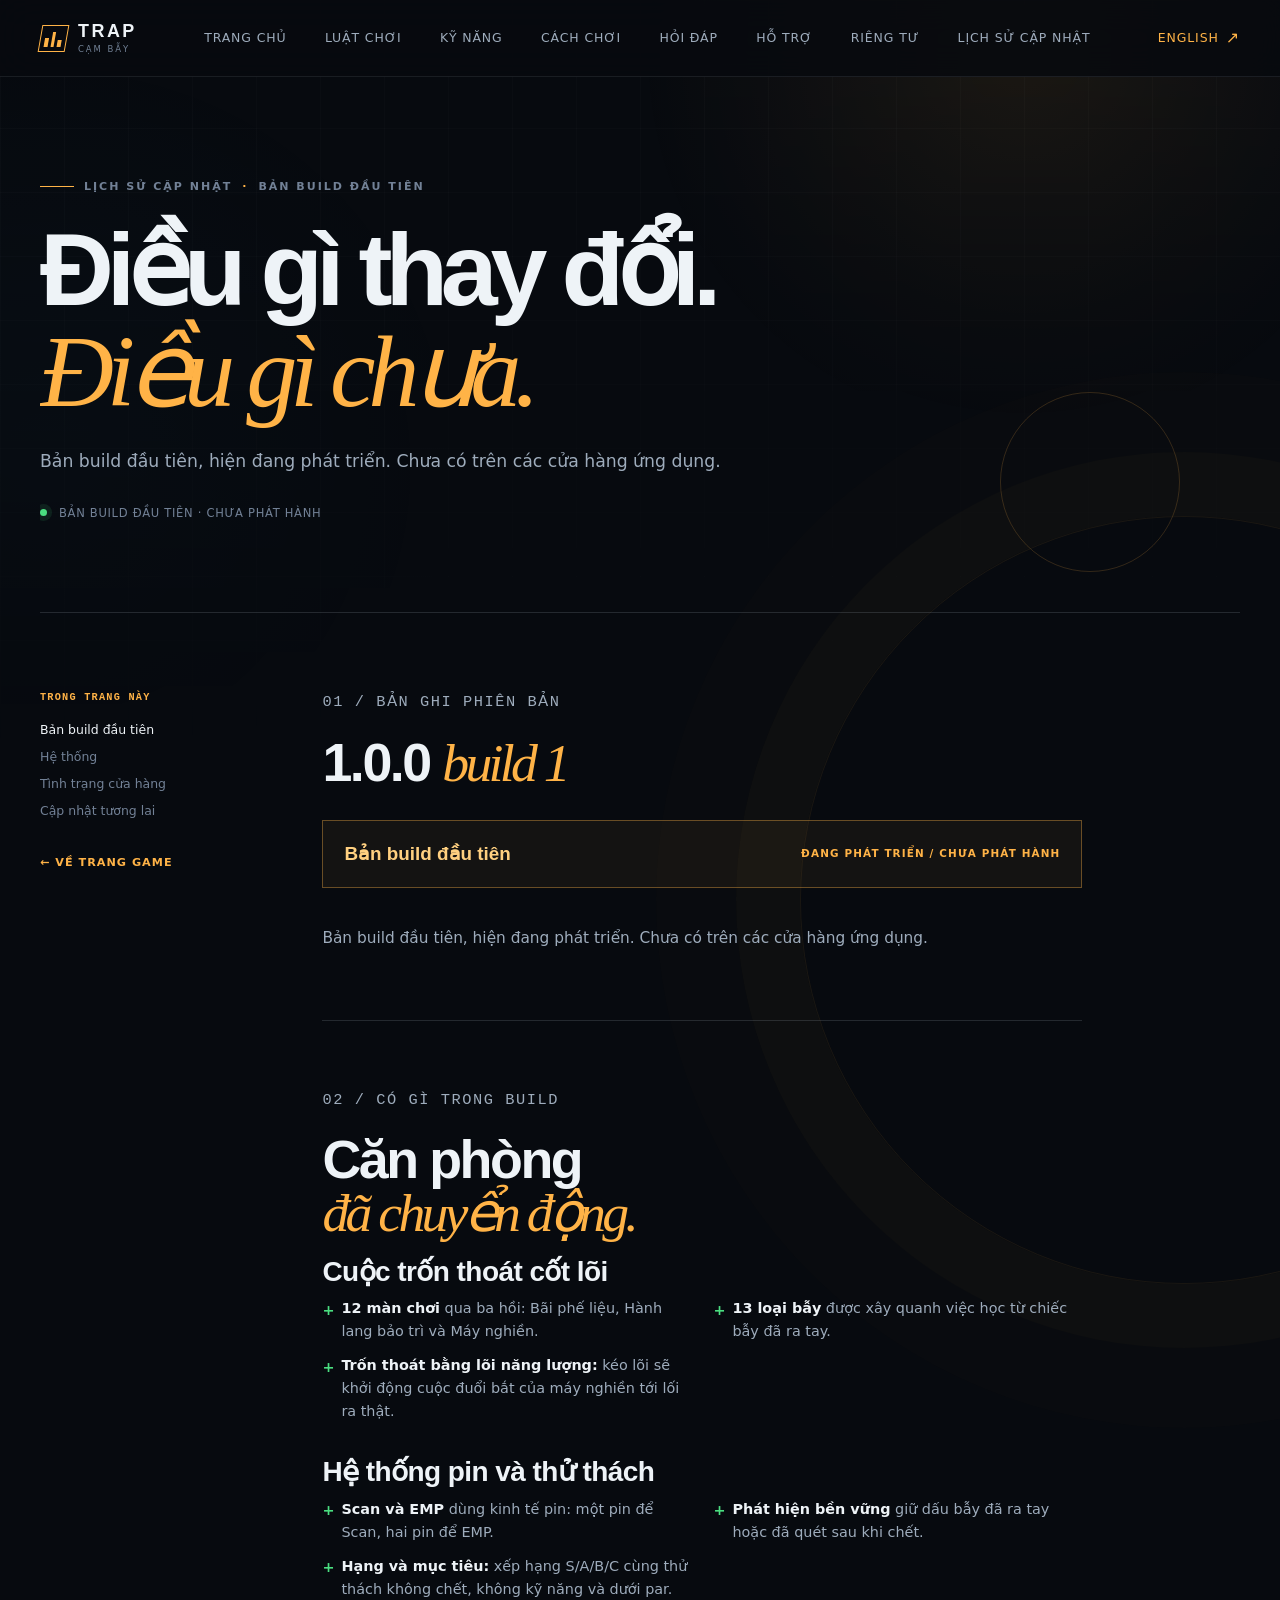
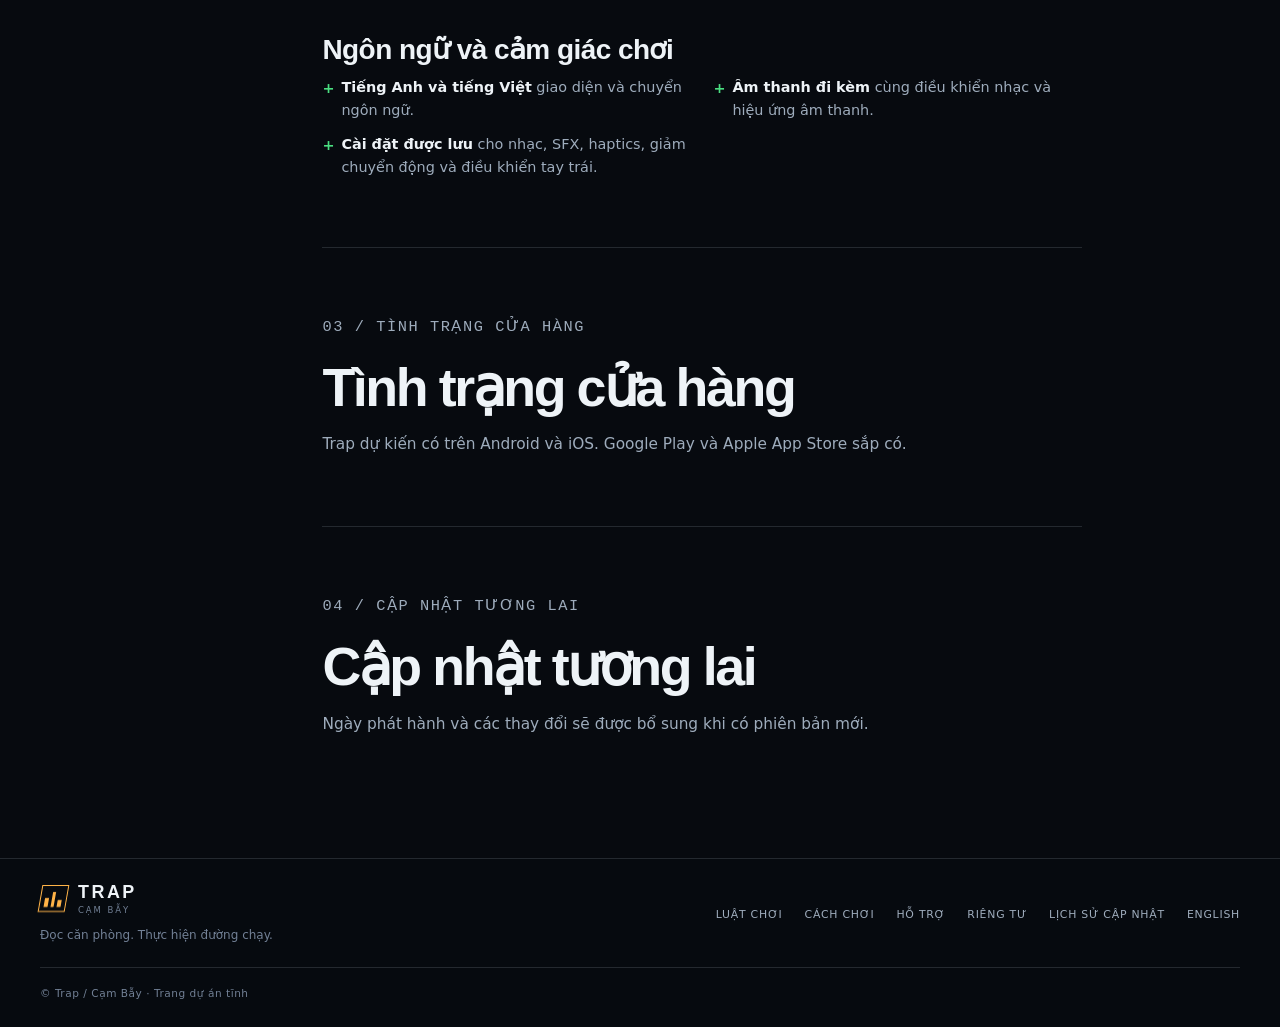
<file: vi/changelog/index.html>
<!doctype html>
<html lang="vi">
<head>
  <meta charset="utf-8">
  <meta name="viewport" content="width=device-width, initial-scale=1">
  <title>Lịch sử Trap — Phiên bản 1.0.0 build 1</title>
  <meta name="description" content="Lịch sử Trap / Cạm Bẫy cho bản build đầu tiên, hiện đang phát triển và chưa có trên các cửa hàng ứng dụng.">
  <meta name="theme-color" content="#070a0f">
  <meta name="robots" content="index, follow">
  <link rel="canonical" href="https://luongnv.com/trap-website/vi/changelog/">
  <link rel="alternate" hreflang="en" href="https://luongnv.com/trap-website/changelog/">
  <link rel="alternate" hreflang="vi" href="https://luongnv.com/trap-website/vi/changelog/">
  <link rel="alternate" hreflang="x-default" href="https://luongnv.com/trap-website/changelog/">
  <meta property="og:type" content="website">
  <meta property="og:site_name" content="Trap / Cạm Bẫy">
  <meta property="og:title" content="Lịch sử Trap — Phiên bản 1.0.0 build 1">
  <meta property="og:description" content="Bản build đầu tiên của Trap hiện đang phát triển và chưa có trên các cửa hàng ứng dụng.">
  <meta property="og:url" content="https://luongnv.com/trap-website/vi/changelog/">
  <meta property="og:image" content="https://luongnv.com/trap-website/assets/social-card.png">
  <meta property="og:image:width" content="1200">
  <meta property="og:image:height" content="630">
  <meta property="og:image:alt" content="Một robot màu hổ phách đối mặt nhà máy phế liệu tối trong Trap.">
  <meta name="twitter:card" content="summary_large_image">
  <meta name="twitter:title" content="Lịch sử Trap — Phiên bản 1.0.0 build 1">
  <meta name="twitter:description" content="Bản build đầu tiên của Trap hiện đang phát triển và chưa có trên các cửa hàng ứng dụng.">
  <meta name="twitter:image" content="https://luongnv.com/trap-website/assets/social-card.png">
  <link rel="icon" href="../../assets/favicon.svg" type="image/svg+xml">
  <link rel="stylesheet" href="../../styles.css">
  <link rel="stylesheet" href="../../documents.css">
  <script type="application/ld+json">
  {
    "@context": "https://schema.org",
    "@type": "WebPage",
    "@id": "https://luongnv.com/trap-website/vi/changelog/#webpage",
    "url": "https://luongnv.com/trap-website/vi/changelog/",
    "name": "Lịch sử cập nhật Trap",
    "description": "Bản build đầu tiên của Trap hiện đang phát triển và chưa có trên các cửa hàng ứng dụng.",
    "inLanguage": "vi",
    "isPartOf": {"@type": "WebSite", "name": "Trap / Cạm Bẫy", "url": "https://luongnv.com/trap-website/"}
  }
  </script>
</head>
<body>
  <a class="skip-link" href="#main-content">Đến nội dung</a>
  <header class="site-header"><div class="wrap nav-shell">
    <a class="brand" href="../" aria-label="Trang chủ Trap"><span class="brand-mark" aria-hidden="true"><i></i><i></i><i></i></span><span class="brand-word"><strong>TRAP</strong><small>CẠM BẪY</small></span></a>
    <nav class="primary-nav" aria-label="Điều hướng chính"><a href="../">Trang chủ</a><a href="../#world">Luật chơi</a><a href="../#skills">Kỹ năng</a><a href="../#how-to-play">Cách chơi</a><a href="../#faq">Hỏi đáp</a><a href="../support/">Hỗ trợ</a><a href="../privacy/">Riêng tư</a><a href="./" aria-current="page">Lịch sử cập nhật</a></nav>
    <a class="language-link" href="../../changelog/" lang="en">English <span aria-hidden="true">↗</span></a>
  </div></header>

  <main id="main-content" class="doc-main">
    <section class="doc-hero wrap" aria-labelledby="page-title">
      <p class="eyebrow"><span class="eyebrow-line" aria-hidden="true"></span> Lịch sử cập nhật <span class="eyebrow-dot" aria-hidden="true">·</span> Bản build đầu tiên</p>
      <h1 id="page-title">Điều gì thay đổi.<br><em>Điều gì chưa.</em></h1>
      <p class="doc-hero-lede">Bản build đầu tiên, hiện đang phát triển. Chưa có trên các cửa hàng ứng dụng.</p>
      <p class="doc-meta"><span class="status-dot" aria-hidden="true"></span> Bản build đầu tiên · Chưa phát hành</p>
    </section>

    <div class="doc-shell wrap">
      <aside class="doc-aside" aria-label="Các mục trang lịch sử cập nhật">
        <p class="doc-aside-label">Trong trang này</p>
        <nav><a href="#current" aria-current="page">Bản build đầu tiên</a><a href="#systems">Hệ thống</a><a href="#availability">Tình trạng cửa hàng</a><a href="#notes">Cập nhật tương lai</a></nav>
        <a class="back-link" href="../">← Về trang game</a>
      </aside>

      <article class="doc-content">
        <section class="doc-section" id="current" aria-labelledby="current-title">
          <p class="doc-kicker">01 / BẢN GHI PHIÊN BẢN</p>
          <h2 id="current-title">1.0.0 <em>build 1</em></h2>
          <div class="release-banner"><strong>Bản build đầu tiên</strong><span>Đang phát triển / chưa phát hành</span></div>
          <p>Bản build đầu tiên, hiện đang phát triển. Chưa có trên các cửa hàng ứng dụng.</p>
        </section>

        <section class="doc-section" id="systems" aria-labelledby="systems-title">
          <p class="doc-kicker">02 / CÓ GÌ TRONG BUILD</p>
          <h2 id="systems-title">Căn phòng<br><em>đã chuyển động.</em></h2>
          <div class="change-group"><h3>Cuộc trốn thoát cốt lõi</h3><ul class="change-list"><li><strong>12 màn chơi</strong> qua ba hồi: Bãi phế liệu, Hành lang bảo trì và Máy nghiền.</li><li><strong>13 loại bẫy</strong> được xây quanh việc học từ chiếc bẫy đã ra tay.</li><li><strong>Trốn thoát bằng lõi năng lượng:</strong> kéo lõi sẽ khởi động cuộc đuổi bắt của máy nghiền tới lối ra thật.</li></ul></div>
          <div class="change-group"><h3>Hệ thống pin và thử thách</h3><ul class="change-list"><li><strong>Scan và EMP</strong> dùng kinh tế pin: một pin để Scan, hai pin để EMP.</li><li><strong>Phát hiện bền vững</strong> giữ dấu bẫy đã ra tay hoặc đã quét sau khi chết.</li><li><strong>Hạng và mục tiêu:</strong> xếp hạng S/A/B/C cùng thử thách không chết, không kỹ năng và dưới par.</li></ul></div>
          <div class="change-group"><h3>Ngôn ngữ và cảm giác chơi</h3><ul class="change-list"><li><strong>Tiếng Anh và tiếng Việt</strong> giao diện và chuyển ngôn ngữ.</li><li><strong>Âm thanh đi kèm</strong> cùng điều khiển nhạc và hiệu ứng âm thanh.</li><li><strong>Cài đặt được lưu</strong> cho nhạc, SFX, haptics, giảm chuyển động và điều khiển tay trái.</li></ul></div>
        </section>

        <section class="doc-section" id="availability" aria-labelledby="availability-title">
          <p class="doc-kicker">03 / TÌNH TRẠNG CỬA HÀNG</p>
          <h2 id="availability-title">Tình trạng cửa hàng</h2>
          <p>Trap dự kiến có trên Android và iOS. Google Play và Apple App Store sắp có.</p>
        </section>

        <section class="doc-section" id="notes" aria-labelledby="notes-title">
          <p class="doc-kicker">04 / CẬP NHẬT TƯƠNG LAI</p>
          <h2 id="notes-title">Cập nhật tương lai</h2>
          <p>Ngày phát hành và các thay đổi sẽ được bổ sung khi có phiên bản mới.</p>
        </section>
      </article>
    </div>
  </main>

  <footer class="site-footer"><div class="wrap footer-inner">
    <div><a class="brand footer-brand" href="../" aria-label="Trang chủ Trap"><span class="brand-mark" aria-hidden="true"><i></i><i></i><i></i></span><span class="brand-word"><strong>TRAP</strong><small>CẠM BẪY</small></span></a><p>Đọc căn phòng. Thực hiện đường chạy.</p></div>
    <div class="footer-links"><a href="../#world">Luật chơi</a><a href="../#how-to-play">Cách chơi</a><a href="../support/">Hỗ trợ</a><a href="../privacy/">Riêng tư</a><a href="./" aria-current="page">Lịch sử cập nhật</a><a href="../../changelog/" lang="en">English</a></div>
    <p class="copyright">© Trap / Cạm Bẫy · Trang dự án tĩnh</p>
  </div></footer>
</body>
</html>
</file>
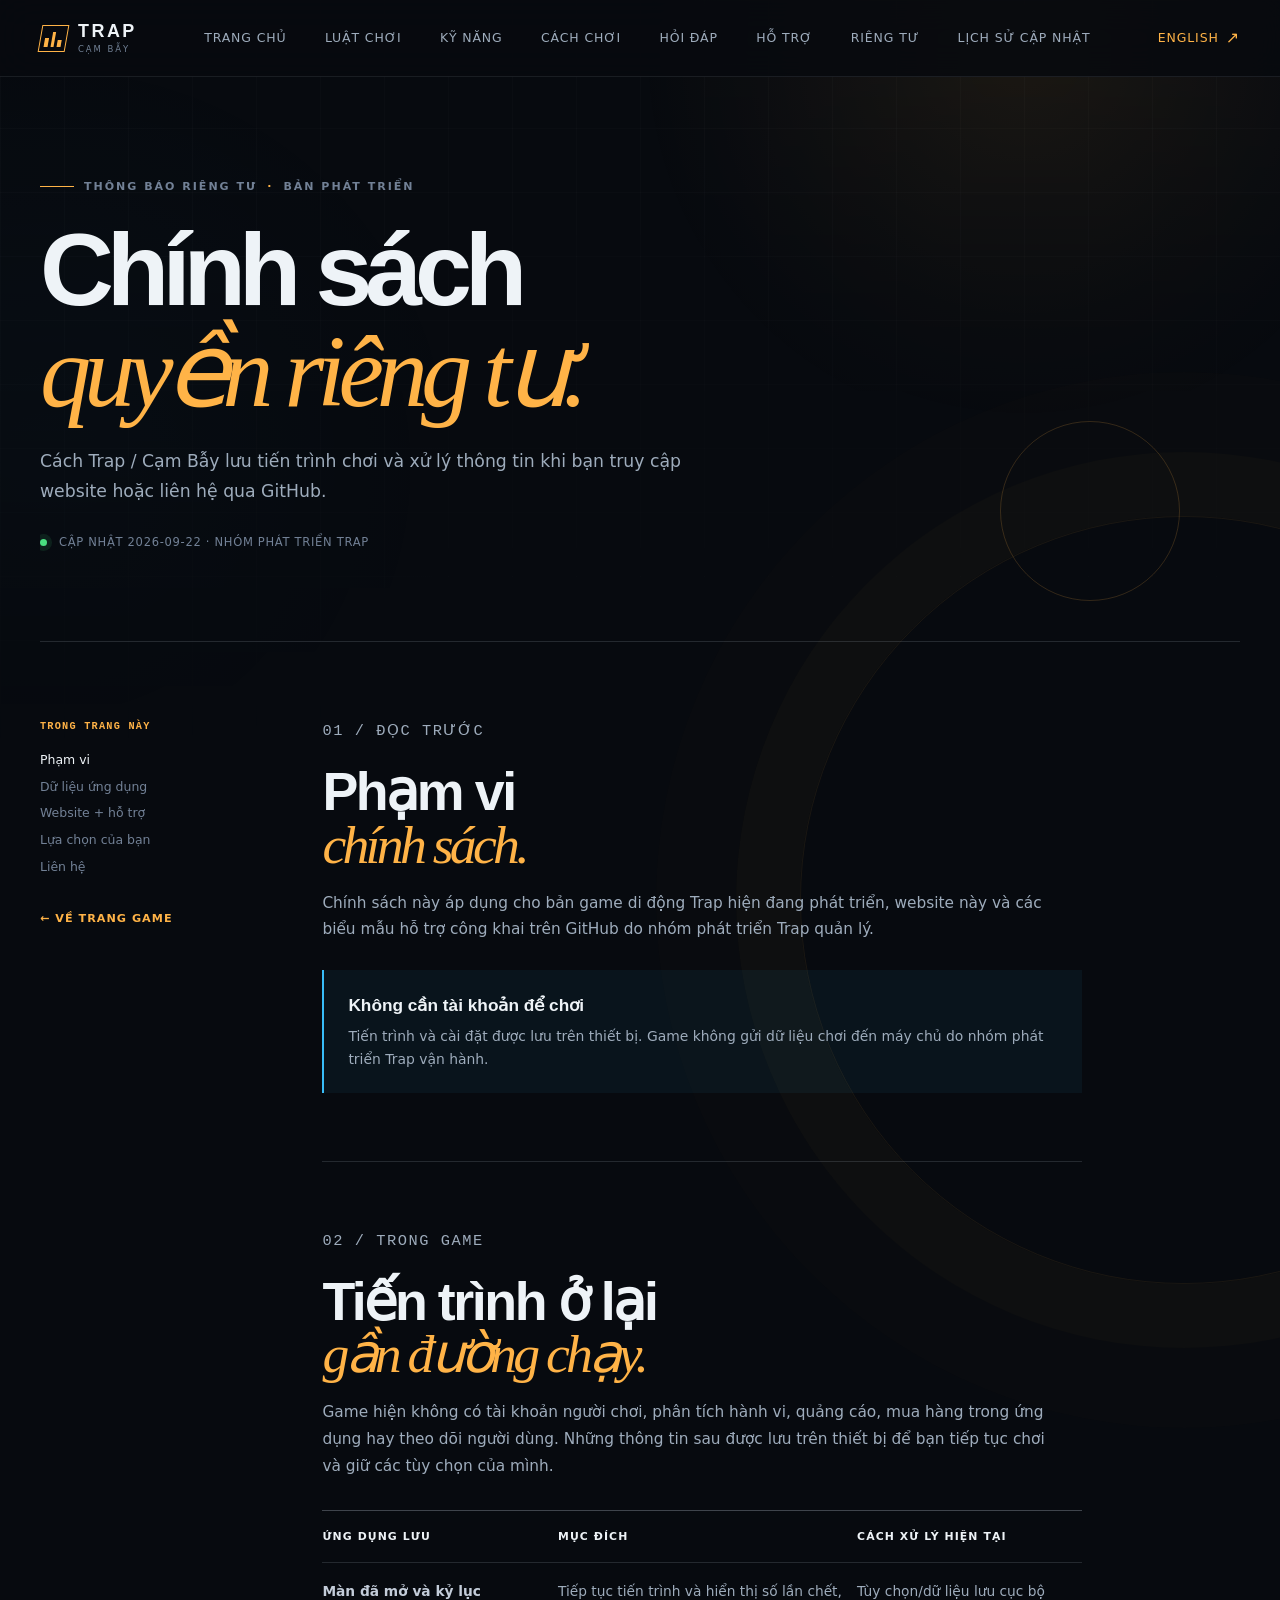
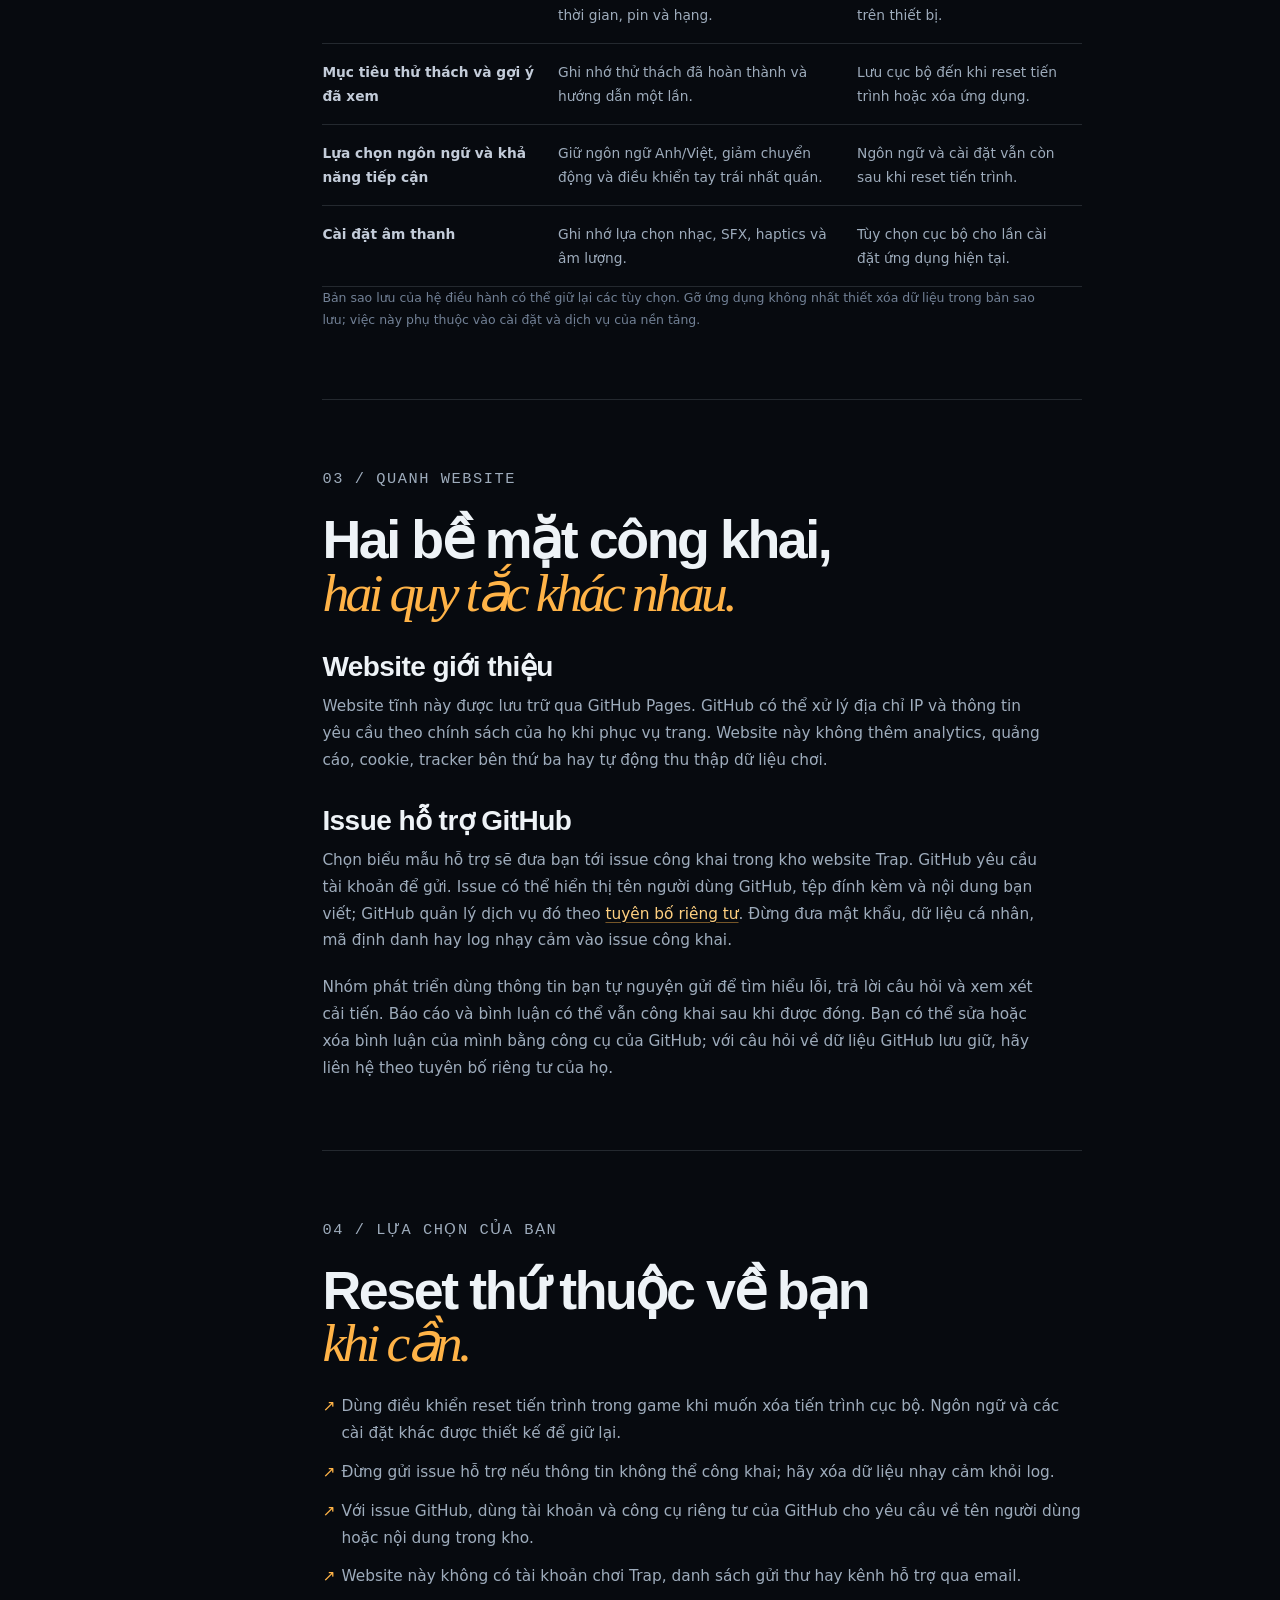
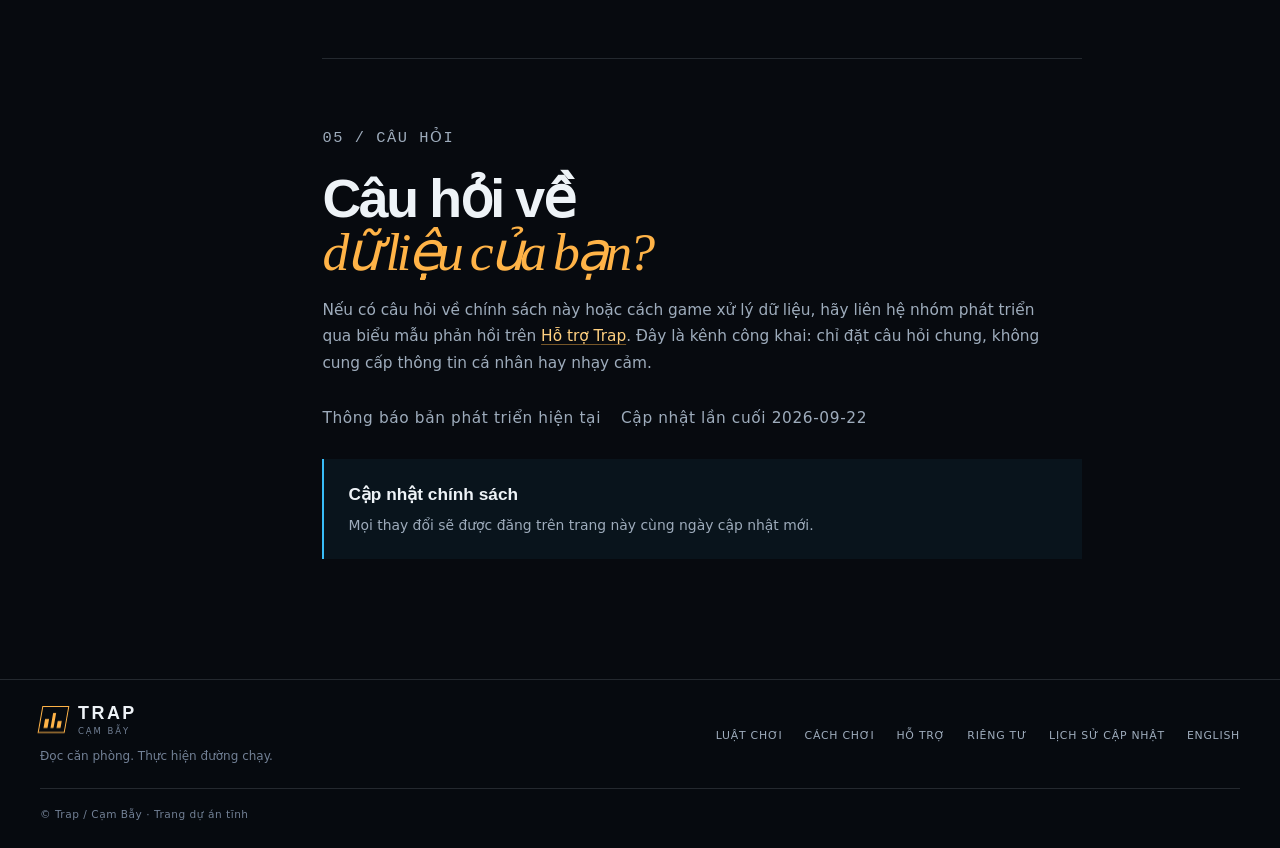
<file: vi/privacy/index.html>
<!doctype html>
<html lang="vi">
<head>
  <meta charset="utf-8">
  <meta name="viewport" content="width=device-width, initial-scale=1">
  <title>Riêng tư Trap — Bản phát triển hiện tại</title>
  <meta name="description" content="Thông báo riêng tư của bản phát triển Trap / Cạm Bẫy: tiến trình cục bộ, yêu cầu website, issue hỗ trợ GitHub công khai và dữ liệu không được thu thập.">
  <meta name="theme-color" content="#070a0f">
  <meta name="robots" content="index, follow">
  <link rel="canonical" href="https://luongnv.com/trap-website/vi/privacy/">
  <link rel="alternate" hreflang="en" href="https://luongnv.com/trap-website/privacy/">
  <link rel="alternate" hreflang="vi" href="https://luongnv.com/trap-website/vi/privacy/">
  <link rel="alternate" hreflang="x-default" href="https://luongnv.com/trap-website/privacy/">
  <meta property="og:type" content="website">
  <meta property="og:site_name" content="Trap / Cạm Bẫy">
  <meta property="og:title" content="Riêng tư Trap — Bản phát triển hiện tại">
  <meta property="og:description" content="Bản phát triển Trap lưu gì cục bộ, website xử lý gì và issue hỗ trợ nào trở thành công khai.">
  <meta property="og:url" content="https://luongnv.com/trap-website/vi/privacy/">
  <meta property="og:image" content="https://luongnv.com/trap-website/assets/social-card.png">
  <meta property="og:image:width" content="1200">
  <meta property="og:image:height" content="630">
  <meta property="og:image:alt" content="Một robot màu hổ phách đối mặt nhà máy phế liệu tối trong Trap.">
  <meta name="twitter:card" content="summary_large_image">
  <meta name="twitter:title" content="Riêng tư Trap — Bản phát triển hiện tại">
  <meta name="twitter:description" content="Bản phát triển Trap lưu gì cục bộ, website xử lý gì và issue hỗ trợ nào trở thành công khai.">
  <meta name="twitter:image" content="https://luongnv.com/trap-website/assets/social-card.png">
  <link rel="icon" href="../../assets/favicon.svg" type="image/svg+xml">
  <link rel="stylesheet" href="../../styles.css">
  <link rel="stylesheet" href="../../documents.css">
  <script type="application/ld+json">
  {
    "@context": "https://schema.org",
    "@type": "WebPage",
    "@id": "https://luongnv.com/trap-website/vi/privacy/#webpage",
    "url": "https://luongnv.com/trap-website/vi/privacy/",
    "name": "Riêng tư Trap",
    "description": "Bản phát triển Trap lưu gì cục bộ, website xử lý gì và issue hỗ trợ nào trở thành công khai.",
    "inLanguage": "vi",
    "isPartOf": {"@type": "WebSite", "name": "Trap / Cạm Bẫy", "url": "https://luongnv.com/trap-website/"}
  }
  </script>
</head>
<body>
  <a class="skip-link" href="#main-content">Đến nội dung</a>
  <header class="site-header"><div class="wrap nav-shell">
    <a class="brand" href="../" aria-label="Trang chủ Trap"><span class="brand-mark" aria-hidden="true"><i></i><i></i><i></i></span><span class="brand-word"><strong>TRAP</strong><small>CẠM BẪY</small></span></a>
    <nav class="primary-nav" aria-label="Điều hướng chính"><a href="../">Trang chủ</a><a href="../#world">Luật chơi</a><a href="../#skills">Kỹ năng</a><a href="../#how-to-play">Cách chơi</a><a href="../#faq">Hỏi đáp</a><a href="../support/">Hỗ trợ</a><a href="./" aria-current="page">Riêng tư</a><a href="../changelog/">Lịch sử cập nhật</a></nav>
    <a class="language-link" href="../../privacy/" lang="en">English <span aria-hidden="true">↗</span></a>
  </div></header>

  <main id="main-content" class="doc-main">
    <section class="doc-hero wrap" aria-labelledby="page-title">
      <p class="eyebrow"><span class="eyebrow-line" aria-hidden="true"></span> Thông báo riêng tư <span class="eyebrow-dot" aria-hidden="true">·</span> Bản phát triển</p>
      <h1 id="page-title">Chính sách<br><em>quyền riêng tư.</em></h1>
      <p class="doc-hero-lede">Cách Trap / Cạm Bẫy lưu tiến trình chơi và xử lý thông tin khi bạn truy cập website hoặc liên hệ qua GitHub.</p>
      <p class="doc-meta"><span class="status-dot" aria-hidden="true"></span> Cập nhật 2026-09-22 · Nhóm phát triển Trap</p>
    </section>

    <div class="doc-shell wrap">
      <aside class="doc-aside" aria-label="Các mục trang riêng tư">
        <p class="doc-aside-label">Trong trang này</p>
        <nav><a href="#scope" aria-current="page">Phạm vi</a><a href="#app-data">Dữ liệu ứng dụng</a><a href="#site-data">Website + hỗ trợ</a><a href="#choices">Lựa chọn của bạn</a><a href="#contact">Liên hệ</a></nav>
        <a class="back-link" href="../">← Về trang game</a>
      </aside>

      <article class="doc-content">
        <section class="doc-section" id="scope" aria-labelledby="scope-title">
          <p class="doc-kicker">01 / ĐỌC TRƯỚC</p>
          <h2 id="scope-title">Phạm vi<br><em>chính sách.</em></h2>
          <p>Chính sách này áp dụng cho bản game di động Trap hiện đang phát triển, website này và các biểu mẫu hỗ trợ công khai trên GitHub do nhóm phát triển Trap quản lý.</p>
          <div class="doc-callout"><strong>Không cần tài khoản để chơi</strong><p>Tiến trình và cài đặt được lưu trên thiết bị. Game không gửi dữ liệu chơi đến máy chủ do nhóm phát triển Trap vận hành.</p></div>
        </section>

        <section class="doc-section" id="app-data" aria-labelledby="app-data-title">
          <p class="doc-kicker">02 / TRONG GAME</p>
          <h2 id="app-data-title">Tiến trình ở lại<br><em>gần đường chạy.</em></h2>
          <p>Game hiện không có tài khoản người chơi, phân tích hành vi, quảng cáo, mua hàng trong ứng dụng hay theo dõi người dùng. Những thông tin sau được lưu trên thiết bị để bạn tiếp tục chơi và giữ các tùy chọn của mình.</p>
          <div class="data-table-wrap"><table class="data-table"><thead><tr><th>Ứng dụng lưu</th><th>Mục đích</th><th>Cách xử lý hiện tại</th></tr></thead><tbody>
            <tr><td>Màn đã mở và kỷ lục</td><td>Tiếp tục tiến trình và hiển thị số lần chết, thời gian, pin và hạng.</td><td>Tùy chọn/dữ liệu lưu cục bộ trên thiết bị.</td></tr>
            <tr><td>Mục tiêu thử thách và gợi ý đã xem</td><td>Ghi nhớ thử thách đã hoàn thành và hướng dẫn một lần.</td><td>Lưu cục bộ đến khi reset tiến trình hoặc xóa ứng dụng.</td></tr>
            <tr><td>Lựa chọn ngôn ngữ và khả năng tiếp cận</td><td>Giữ ngôn ngữ Anh/Việt, giảm chuyển động và điều khiển tay trái nhất quán.</td><td>Ngôn ngữ và cài đặt vẫn còn sau khi reset tiến trình.</td></tr>
            <tr><td>Cài đặt âm thanh</td><td>Ghi nhớ lựa chọn nhạc, SFX, haptics và âm lượng.</td><td>Tùy chọn cục bộ cho lần cài đặt ứng dụng hiện tại.</td></tr>
          </tbody></table></div>
          <p class="doc-footer-note">Bản sao lưu của hệ điều hành có thể giữ lại các tùy chọn. Gỡ ứng dụng không nhất thiết xóa dữ liệu trong bản sao lưu; việc này phụ thuộc vào cài đặt và dịch vụ của nền tảng.</p>
        </section>

        <section class="doc-section" id="site-data" aria-labelledby="site-data-title">
          <p class="doc-kicker">03 / QUANH WEBSITE</p>
          <h2 id="site-data-title">Hai bề mặt công khai,<br><em>hai quy tắc khác nhau.</em></h2>
          <h3>Website giới thiệu</h3>
          <p>Website tĩnh này được lưu trữ qua GitHub Pages. GitHub có thể xử lý địa chỉ IP và thông tin yêu cầu theo chính sách của họ khi phục vụ trang. Website này không thêm analytics, quảng cáo, cookie, tracker bên thứ ba hay tự động thu thập dữ liệu chơi.</p>
          <h3>Issue hỗ trợ GitHub</h3>
          <p>Chọn biểu mẫu hỗ trợ sẽ đưa bạn tới issue công khai trong kho website Trap. GitHub yêu cầu tài khoản để gửi. Issue có thể hiển thị tên người dùng GitHub, tệp đính kèm và nội dung bạn viết; GitHub quản lý dịch vụ đó theo <a href="https://docs.github.com/en/site-policy/privacy-policies/github-general-privacy-statement" rel="noopener">tuyên bố riêng tư</a>. Đừng đưa mật khẩu, dữ liệu cá nhân, mã định danh hay log nhạy cảm vào issue công khai.</p>
          <p>Nhóm phát triển dùng thông tin bạn tự nguyện gửi để tìm hiểu lỗi, trả lời câu hỏi và xem xét cải tiến. Báo cáo và bình luận có thể vẫn công khai sau khi được đóng. Bạn có thể sửa hoặc xóa bình luận của mình bằng công cụ của GitHub; với câu hỏi về dữ liệu GitHub lưu giữ, hãy liên hệ theo tuyên bố riêng tư của họ.</p>
        </section>

        <section class="doc-section" id="choices" aria-labelledby="choices-title">
          <p class="doc-kicker">04 / LỰA CHỌN CỦA BẠN</p>
          <h2 id="choices-title">Reset thứ thuộc về bạn<br><em>khi cần.</em></h2>
          <ul class="link-list">
            <li>Dùng điều khiển reset tiến trình trong game khi muốn xóa tiến trình cục bộ. Ngôn ngữ và các cài đặt khác được thiết kế để giữ lại.</li>
            <li>Đừng gửi issue hỗ trợ nếu thông tin không thể công khai; hãy xóa dữ liệu nhạy cảm khỏi log.</li>
            <li>Với issue GitHub, dùng tài khoản và công cụ riêng tư của GitHub cho yêu cầu về tên người dùng hoặc nội dung trong kho.</li>
            <li>Website này không có tài khoản chơi Trap, danh sách gửi thư hay kênh hỗ trợ qua email.</li>
          </ul>
        </section>

        <section class="doc-section" id="contact" aria-labelledby="contact-title">
          <p class="doc-kicker">05 / CÂU HỎI</p>
          <h2 id="contact-title">Câu hỏi về<br><em>dữ liệu của bạn?</em></h2>
          <p>Nếu có câu hỏi về chính sách này hoặc cách game xử lý dữ liệu, hãy liên hệ nhóm phát triển qua biểu mẫu phản hồi trên <a href="../support/">Hỗ trợ Trap</a>. Đây là kênh công khai: chỉ đặt câu hỏi chung, không cung cấp thông tin cá nhân hay nhạy cảm.</p>
          <p class="policy-note"><span>Thông báo bản phát triển hiện tại</span><span>Cập nhật lần cuối 2026-09-22</span></p>
          <div class="doc-callout"><strong>Cập nhật chính sách</strong><p>Mọi thay đổi sẽ được đăng trên trang này cùng ngày cập nhật mới.</p></div>
        </section>
      </article>
    </div>
  </main>

  <footer class="site-footer"><div class="wrap footer-inner">
    <div><a class="brand footer-brand" href="../" aria-label="Trang chủ Trap"><span class="brand-mark" aria-hidden="true"><i></i><i></i><i></i></span><span class="brand-word"><strong>TRAP</strong><small>CẠM BẪY</small></span></a><p>Đọc căn phòng. Thực hiện đường chạy.</p></div>
    <div class="footer-links"><a href="../#world">Luật chơi</a><a href="../#how-to-play">Cách chơi</a><a href="../support/">Hỗ trợ</a><a href="./" aria-current="page">Riêng tư</a><a href="../changelog/">Lịch sử cập nhật</a><a href="../../privacy/" lang="en">English</a></div>
    <p class="copyright">© Trap / Cạm Bẫy · Trang dự án tĩnh</p>
  </div></footer>
</body>
</html>
</file>
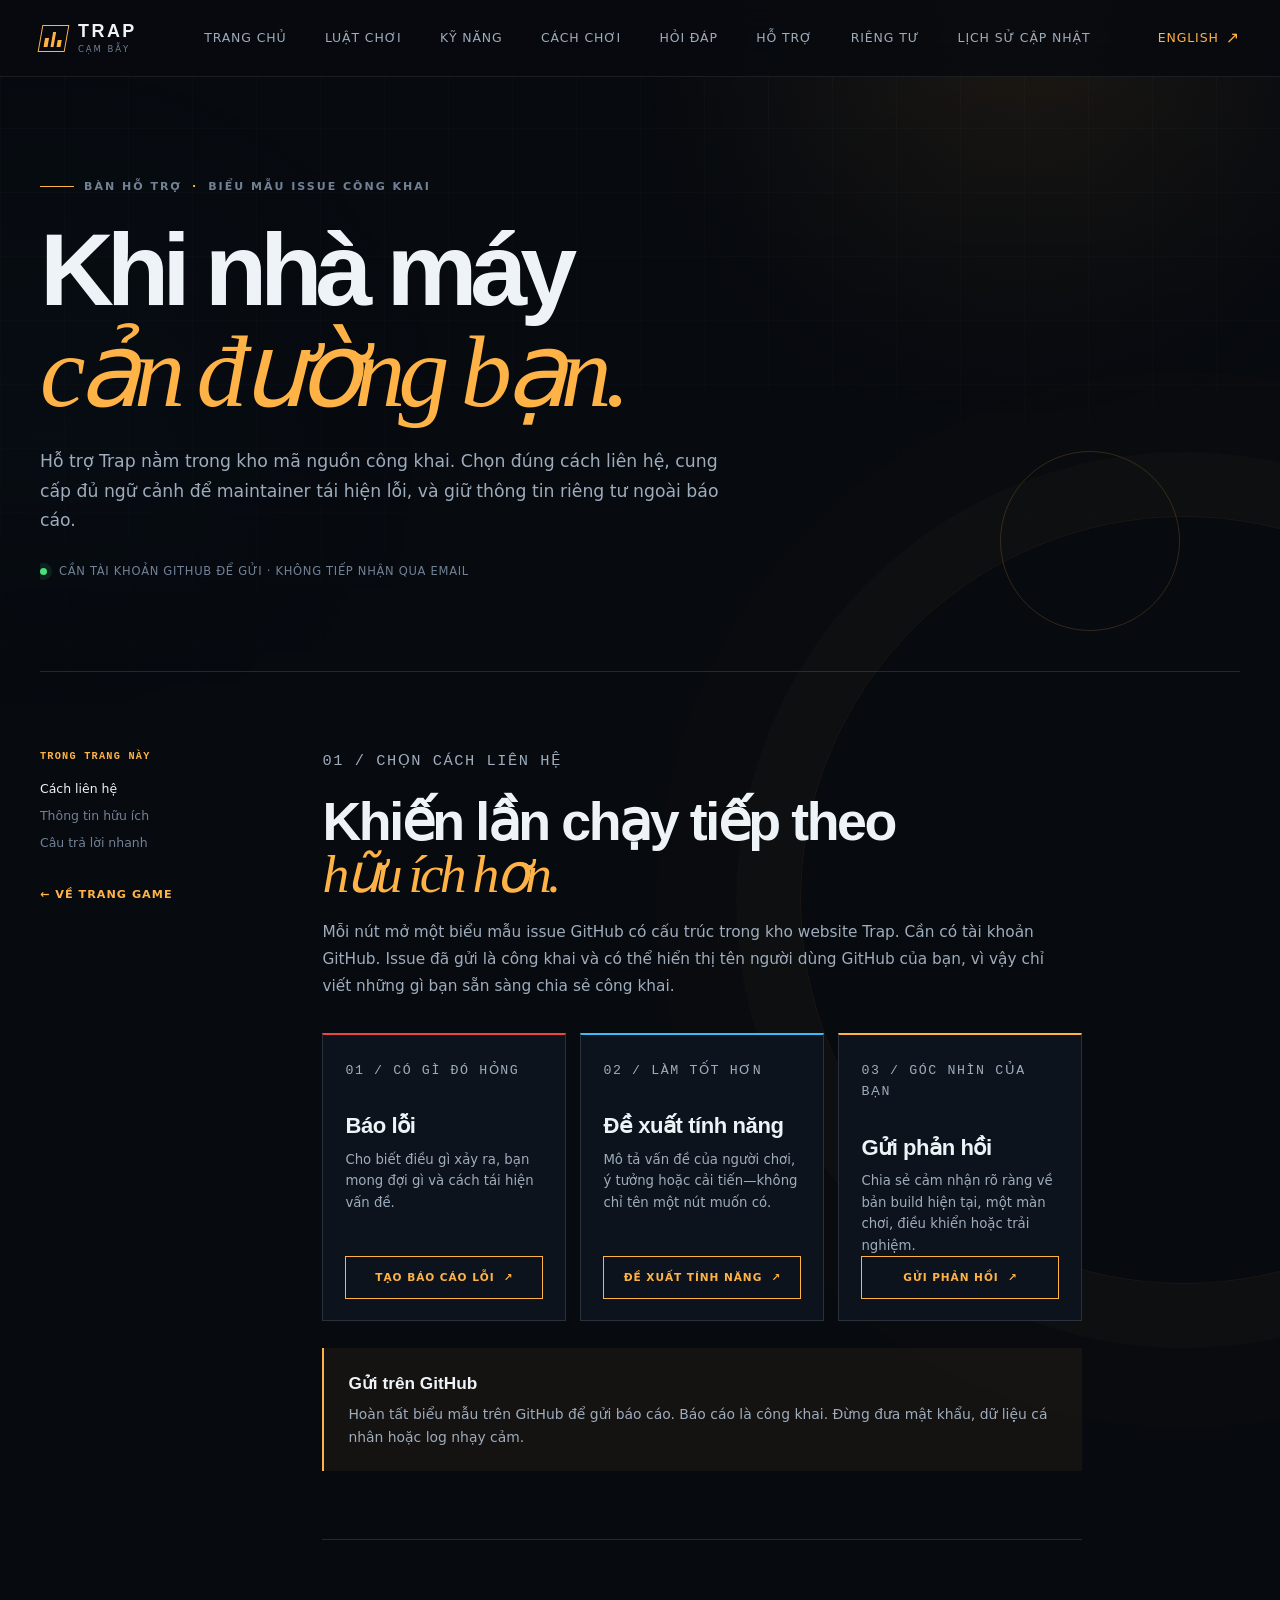
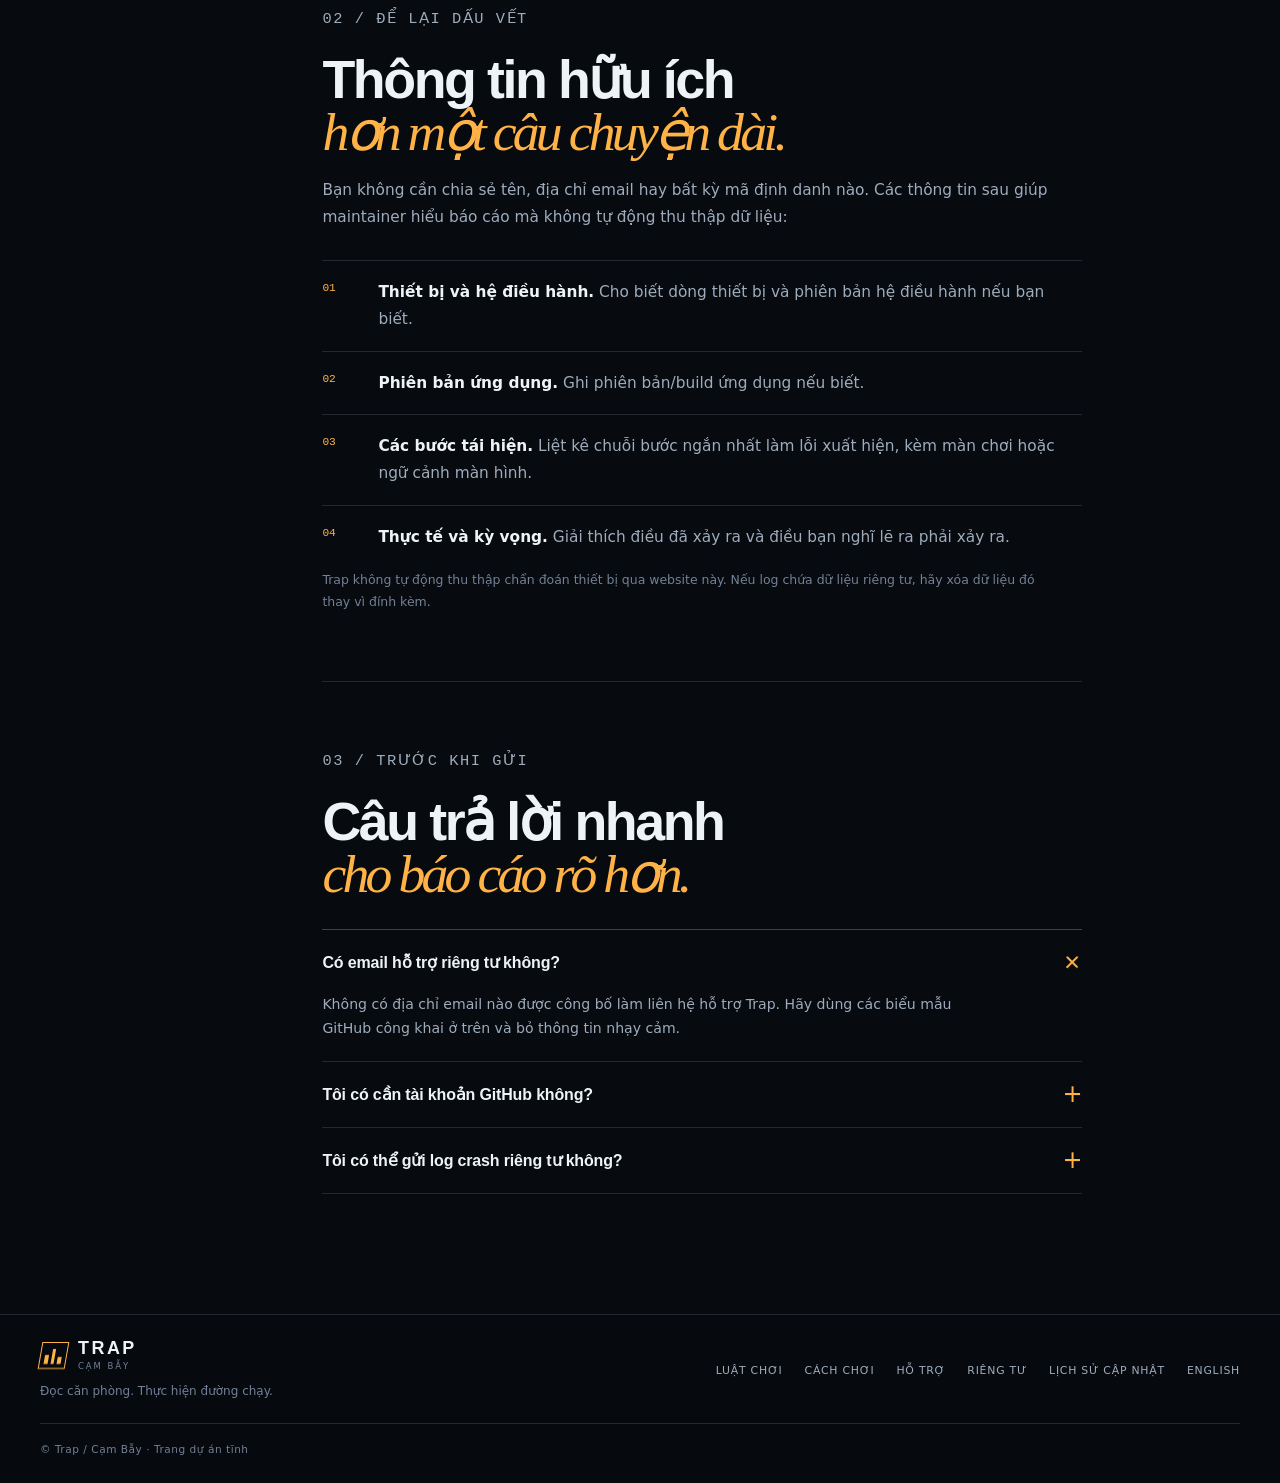
<file: vi/support/index.html>
<!doctype html>
<html lang="vi">
<head>
  <meta charset="utf-8">
  <meta name="viewport" content="width=device-width, initial-scale=1">
  <title>Hỗ trợ Trap — Báo lỗi, đề xuất tính năng</title>
  <meta name="description" content="Nhận hỗ trợ Trap / Cạm Bẫy qua các biểu mẫu issue GitHub công khai. Báo lỗi, đề xuất tính năng hoặc gửi phản hồi mà không chia sẻ dữ liệu riêng tư.">
  <meta name="theme-color" content="#070a0f">
  <meta name="robots" content="index, follow">
  <link rel="canonical" href="https://luongnv.com/trap-website/vi/support/">
  <link rel="alternate" hreflang="en" href="https://luongnv.com/trap-website/support/">
  <link rel="alternate" hreflang="vi" href="https://luongnv.com/trap-website/vi/support/">
  <link rel="alternate" hreflang="x-default" href="https://luongnv.com/trap-website/support/">
  <meta property="og:type" content="website">
  <meta property="og:site_name" content="Trap / Cạm Bẫy">
  <meta property="og:title" content="Hỗ trợ Trap — Báo lỗi, đề xuất tính năng">
  <meta property="og:description" content="Biểu mẫu issue GitHub công khai cho hỗ trợ Trap, báo lỗi, ý tưởng tính năng và phản hồi.">
  <meta property="og:url" content="https://luongnv.com/trap-website/vi/support/">
  <meta property="og:image" content="https://luongnv.com/trap-website/assets/social-card.png">
  <meta property="og:image:width" content="1200">
  <meta property="og:image:height" content="630">
  <meta property="og:image:alt" content="Một robot màu hổ phách đối mặt nhà máy phế liệu tối trong Trap.">
  <meta name="twitter:card" content="summary_large_image">
  <meta name="twitter:title" content="Hỗ trợ Trap — Báo lỗi, đề xuất tính năng">
  <meta name="twitter:description" content="Biểu mẫu issue GitHub công khai cho hỗ trợ Trap, báo lỗi, ý tưởng tính năng và phản hồi.">
  <meta name="twitter:image" content="https://luongnv.com/trap-website/assets/social-card.png">
  <link rel="icon" href="../../assets/favicon.svg" type="image/svg+xml">
  <link rel="stylesheet" href="../../styles.css">
  <link rel="stylesheet" href="../../documents.css">
  <script type="application/ld+json">
  {
    "@context": "https://schema.org",
    "@type": "WebPage",
    "@id": "https://luongnv.com/trap-website/vi/support/#webpage",
    "url": "https://luongnv.com/trap-website/vi/support/",
    "name": "Hỗ trợ Trap",
    "description": "Biểu mẫu issue GitHub công khai cho hỗ trợ Trap, báo lỗi, ý tưởng tính năng và phản hồi.",
    "inLanguage": "vi",
    "isPartOf": {"@type": "WebSite", "name": "Trap / Cạm Bẫy", "url": "https://luongnv.com/trap-website/"}
  }
  </script>
</head>
<body>
  <a class="skip-link" href="#main-content">Đến nội dung</a>
  <header class="site-header">
    <div class="wrap nav-shell">
      <a class="brand" href="../" aria-label="Trang chủ Trap"><span class="brand-mark" aria-hidden="true"><i></i><i></i><i></i></span><span class="brand-word"><strong>TRAP</strong><small>CẠM BẪY</small></span></a>
      <nav class="primary-nav" aria-label="Điều hướng chính">
        <a href="../">Trang chủ</a><a href="../#world">Luật chơi</a><a href="../#skills">Kỹ năng</a><a href="../#how-to-play">Cách chơi</a><a href="../#faq">Hỏi đáp</a><a href="./" aria-current="page">Hỗ trợ</a><a href="../privacy/">Riêng tư</a><a href="../changelog/">Lịch sử cập nhật</a>
      </nav>
      <a class="language-link" href="../../support/" lang="en">English <span aria-hidden="true">↗</span></a>
    </div>
  </header>

  <main id="main-content" class="doc-main">
    <section class="doc-hero wrap" aria-labelledby="page-title">
      <p class="eyebrow"><span class="eyebrow-line" aria-hidden="true"></span> Bàn hỗ trợ <span class="eyebrow-dot" aria-hidden="true">·</span> Biểu mẫu issue công khai</p>
      <h1 id="page-title">Khi nhà máy<br><em>cản đường bạn.</em></h1>
      <p class="doc-hero-lede">Hỗ trợ Trap nằm trong kho mã nguồn công khai. Chọn đúng cách liên hệ, cung cấp đủ ngữ cảnh để maintainer tái hiện lỗi, và giữ thông tin riêng tư ngoài báo cáo.</p>
      <p class="doc-meta"><span class="status-dot" aria-hidden="true"></span> Cần tài khoản GitHub để gửi · không tiếp nhận qua email</p>
    </section>

    <div class="doc-shell wrap">
      <aside class="doc-aside" aria-label="Các mục trang hỗ trợ">
        <p class="doc-aside-label">Trong trang này</p>
        <nav><a href="#contact" aria-current="page">Cách liên hệ</a><a href="#guidance">Thông tin hữu ích</a><a href="#faq">Câu trả lời nhanh</a></nav>
        <a class="back-link" href="../">← Về trang game</a>
      </aside>

      <article class="doc-content">
        <section class="doc-section" id="contact" aria-labelledby="contact-title">
          <p class="doc-kicker">01 / CHỌN CÁCH LIÊN HỆ</p>
          <h2 id="contact-title">Khiến lần chạy tiếp theo<br><em>hữu ích hơn.</em></h2>
          <p>Mỗi nút mở một biểu mẫu issue GitHub có cấu trúc trong kho website Trap. Cần có tài khoản GitHub. Issue đã gửi là công khai và có thể hiển thị tên người dùng GitHub của bạn, vì vậy chỉ viết những gì bạn sẵn sàng chia sẻ công khai.</p>
          <div class="action-grid">
            <article class="issue-card">
              <p class="card-index">01 / CÓ GÌ ĐÓ HỎNG</p>
              <h3>Báo lỗi</h3>
              <p>Cho biết điều gì xảy ra, bạn mong đợi gì và cách tái hiện vấn đề.</p>
              <a class="doc-button" href="https://github.com/luongnv89/trap-website/issues/new?template=bug_report.yml" rel="noopener">Tạo báo cáo lỗi <span aria-hidden="true">↗</span></a>
            </article>
            <article class="issue-card">
              <p class="card-index">02 / LÀM TỐT HƠN</p>
              <h3>Đề xuất tính năng</h3>
              <p>Mô tả vấn đề của người chơi, ý tưởng hoặc cải tiến—không chỉ tên một nút muốn có.</p>
              <a class="doc-button" href="https://github.com/luongnv89/trap-website/issues/new?template=feature_request.yml" rel="noopener">Đề xuất tính năng <span aria-hidden="true">↗</span></a>
            </article>
            <article class="issue-card">
              <p class="card-index">03 / GÓC NHÌN CỦA BẠN</p>
              <h3>Gửi phản hồi</h3>
              <p>Chia sẻ cảm nhận rõ ràng về bản build hiện tại, một màn chơi, điều khiển hoặc trải nghiệm.</p>
              <a class="doc-button" href="https://github.com/luongnv89/trap-website/issues/new?template=feedback.yml" rel="noopener">Gửi phản hồi <span aria-hidden="true">↗</span></a>
            </article>
          </div>
          <div class="doc-callout warning"><strong>Gửi trên GitHub</strong><p>Hoàn tất biểu mẫu trên GitHub để gửi báo cáo. Báo cáo là công khai. Đừng đưa mật khẩu, dữ liệu cá nhân hoặc log nhạy cảm.</p></div>
        </section>

        <section class="doc-section" id="guidance" aria-labelledby="guidance-title">
          <p class="doc-kicker">02 / ĐỂ LẠI DẤU VẾT</p>
          <h2 id="guidance-title">Thông tin hữu ích<br><em>hơn một câu chuyện dài.</em></h2>
          <p>Bạn không cần chia sẻ tên, địa chỉ email hay bất kỳ mã định danh nào. Các thông tin sau giúp maintainer hiểu báo cáo mà không tự động thu thập dữ liệu:</p>
          <ol class="guidance-list">
            <li><div><strong>Thiết bị và hệ điều hành.</strong> Cho biết dòng thiết bị và phiên bản hệ điều hành nếu bạn biết.</div></li>
            <li><div><strong>Phiên bản ứng dụng.</strong> Ghi phiên bản/build ứng dụng nếu biết.</div></li>
            <li><div><strong>Các bước tái hiện.</strong> Liệt kê chuỗi bước ngắn nhất làm lỗi xuất hiện, kèm màn chơi hoặc ngữ cảnh màn hình.</div></li>
            <li><div><strong>Thực tế và kỳ vọng.</strong> Giải thích điều đã xảy ra và điều bạn nghĩ lẽ ra phải xảy ra.</div></li>
          </ol>
          <p class="doc-footer-note">Trap không tự động thu thập chẩn đoán thiết bị qua website này. Nếu log chứa dữ liệu riêng tư, hãy xóa dữ liệu đó thay vì đính kèm.</p>
        </section>

        <section class="doc-section" id="faq" aria-labelledby="support-faq-title">
          <p class="doc-kicker">03 / TRƯỚC KHI GỬI</p>
          <h2 id="support-faq-title">Câu trả lời nhanh<br><em>cho báo cáo rõ hơn.</em></h2>
          <div class="doc-faq">
            <details open><summary><span>Có email hỗ trợ riêng tư không?</span><b aria-hidden="true">+</b></summary><p>Không có địa chỉ email nào được công bố làm liên hệ hỗ trợ Trap. Hãy dùng các biểu mẫu GitHub công khai ở trên và bỏ thông tin nhạy cảm.</p></details>
            <details><summary><span>Tôi có cần tài khoản GitHub không?</span><b aria-hidden="true">+</b></summary><p>Có. GitHub yêu cầu tài khoản để gửi issue. Tài khoản chỉ dùng cho trao đổi hỗ trợ; chơi Trap không cần tài khoản trong ứng dụng.</p></details>
            <details><summary><span>Tôi có thể gửi log crash riêng tư không?</span><b aria-hidden="true">+</b></summary><p>Website này không có chức năng tự động tải log crash. Báo cáo công khai chỉ nên có tóm tắt đã xóa dữ liệu riêng tư và các bước tái hiện, tuyệt đối không có mật khẩu, dữ liệu cá nhân hay log nhạy cảm.</p></details>
          </div>
        </section>
      </article>
    </div>
  </main>

  <footer class="site-footer"><div class="wrap footer-inner">
    <div><a class="brand footer-brand" href="../" aria-label="Trang chủ Trap"><span class="brand-mark" aria-hidden="true"><i></i><i></i><i></i></span><span class="brand-word"><strong>TRAP</strong><small>CẠM BẪY</small></span></a><p>Đọc căn phòng. Thực hiện đường chạy.</p></div>
    <div class="footer-links"><a href="../#world">Luật chơi</a><a href="../#how-to-play">Cách chơi</a><a href="./" aria-current="page">Hỗ trợ</a><a href="../privacy/">Riêng tư</a><a href="../changelog/">Lịch sử cập nhật</a><a href="../../support/" lang="en">English</a></div>
    <p class="copyright">© Trap / Cạm Bẫy · Trang dự án tĩnh</p>
  </div></footer>
</body>
</html>
</file>
<file: styles.css>
/* Trap / Cạm Bẫy — a small, dependency-free visual system. */
:root {
  --bg: #070a0f;
  --bg-raised: #0d131c;
  --bg-panel: #111923;
  --bg-panel-2: #151e29;
  --steel: #c3ccd9;
  --steel-bright: #eef3f7;
  --steel-muted: #9eacbc;
  --steel-dim: #728196;
  --line: rgba(195, 204, 217, .16);
  --line-strong: rgba(195, 204, 217, .3);
  --amber: #ffb347;
  --amber-soft: #ffd080;
  --cyan: #38bdf8;
  --green: #4ade80;
  --danger: #ef4444;
  --violet: #818cf8;
  --wrap: 1200px;
  --display: "Arial Narrow", "Roboto Condensed", "Helvetica Neue", Arial, sans-serif;
  --body: Inter, ui-sans-serif, system-ui, -apple-system, BlinkMacSystemFont, "Segoe UI", sans-serif;
  color-scheme: dark;
}

*,
*::before,
*::after { box-sizing: border-box; }

html { scroll-behavior: smooth; }

body {
  min-width: 320px;
  margin: 0;
  background: var(--bg);
  color: var(--steel);
  font-family: var(--body);
  font-size: 16px;
  line-height: 1.6;
  overflow-x: hidden;
  text-rendering: optimizeLegibility;
}

body::before {
  position: fixed;
  z-index: -2;
  inset: 0;
  pointer-events: none;
  content: "";
  background:
    radial-gradient(circle at 80% 6%, rgba(255, 179, 71, .09), transparent 24rem),
    radial-gradient(circle at 4% 52%, rgba(56, 189, 248, .045), transparent 26rem),
    linear-gradient(rgba(255,255,255,.018) 1px, transparent 1px),
    linear-gradient(90deg, rgba(255,255,255,.018) 1px, transparent 1px);
  background-size: auto, auto, 64px 64px, 64px 64px;
  mask-image: linear-gradient(to bottom, #000 0, transparent 87%);
}

body::after {
  position: fixed;
  z-index: -1;
  right: -18rem;
  bottom: -24rem;
  width: 48rem;
  height: 48rem;
  border: 1px solid rgba(255,179,71,.08);
  border-radius: 50%;
  pointer-events: none;
  content: "";
  box-shadow: 0 0 0 4rem rgba(255,179,71,.018), 0 0 0 9rem rgba(255,179,71,.012);
}

::selection { background: var(--amber); color: var(--bg); }

img, svg { max-width: 100%; }
svg { display: block; }

button,
a { -webkit-tap-highlight-color: transparent; }

a {
  color: inherit;
  text-decoration: none;
}

a:hover { color: var(--steel-bright); }

:focus-visible {
  outline: 3px solid var(--amber);
  outline-offset: 4px;
}

.wrap {
  width: min(var(--wrap), calc(100% - 64px));
  margin-inline: auto;
}

.skip-link {
  position: fixed;
  z-index: 20;
  top: 12px;
  left: 12px;
  padding: .55rem .8rem;
  border: 1px solid var(--amber);
  background: var(--bg);
  color: var(--amber);
  transform: translateY(-160%);
}

.skip-link:focus { transform: translateY(0); }

.site-header {
  position: sticky;
  z-index: 10;
  top: 0;
  border-bottom: 1px solid rgba(195,204,217,.1);
  background: rgba(7, 10, 15, .86);
  backdrop-filter: blur(18px);
}

.nav-shell {
  display: flex;
  min-height: 76px;
  align-items: center;
  gap: 36px;
}

.brand {
  display: inline-flex;
  flex: 0 0 auto;
  align-items: center;
  gap: 11px;
  color: var(--steel-bright);
}

.brand:hover { color: var(--steel-bright); }

.brand-mark {
  display: inline-flex;
  width: 27px;
  height: 27px;
  align-items: flex-end;
  gap: 3px;
  padding: 4px;
  border: 1px solid var(--amber);
  transform: skew(-10deg);
}

.brand-mark i {
  display: block;
  width: 4px;
  background: var(--amber);
}

.brand-mark i:nth-child(1) { height: 9px; }
.brand-mark i:nth-child(2) { height: 15px; }
.brand-mark i:nth-child(3) { height: 7px; }

.brand-word {
  display: grid;
  gap: 0;
  line-height: 1;
}

.brand-word strong {
  font-family: var(--display);
  font-size: 1.12rem;
  font-stretch: condensed;
  letter-spacing: .14em;
}

.brand-word small {
  margin-top: 4px;
  color: var(--steel-dim);
  font-size: .53rem;
  letter-spacing: .23em;
}

.primary-nav {
  display: flex;
  min-width: 0;
  flex: 1 1 auto;
  justify-content: center;
  gap: clamp(18px, 3vw, 42px);
}

.primary-nav a,
.language-link,
.footer-links a {
  position: relative;
  color: var(--steel-muted);
  font-size: .78rem;
  letter-spacing: .07em;
  text-transform: uppercase;
}

.primary-nav a::after,
.language-link::after,
.footer-links a::after {
  position: absolute;
  right: 0;
  bottom: -7px;
  left: 0;
  height: 1px;
  background: var(--amber);
  content: "";
  transform: scaleX(0);
  transform-origin: right;
  transition: transform 180ms ease;
}

.primary-nav a:hover::after,
.primary-nav a:focus-visible::after,
.language-link:hover::after,
.language-link:focus-visible::after,
.footer-links a:hover::after,
.footer-links a:focus-visible::after {
  transform: scaleX(1);
  transform-origin: left;
}

.language-link {
  display: inline-flex;
  flex: 0 0 auto;
  align-items: center;
  gap: 7px;
  color: var(--amber);
}

.language-link span { font-size: 1rem; }

.eyebrow {
  display: flex;
  align-items: center;
  gap: 10px;
  margin: 0;
  color: var(--steel-dim);
  font-size: .69rem;
  font-weight: 700;
  letter-spacing: .18em;
  line-height: 1.4;
  text-transform: uppercase;
}

.eyebrow-line {
  display: inline-block;
  width: 34px;
  height: 1px;
  background: var(--amber);
}

.eyebrow-dot { color: var(--amber); }

h1,
h2,
h3,
p { margin-top: 0; }

h1,
h2,
h3 {
  color: var(--steel-bright);
  font-family: var(--display);
  font-weight: 700;
  letter-spacing: -.045em;
  line-height: .98;
}

h1 em,
h2 em {
  color: var(--amber);
  font-family: Georgia, "Times New Roman", serif;
  font-weight: 400;
  letter-spacing: -.07em;
}

h1 {
  max-width: 730px;
  margin: 29px 0 27px;
  font-size: clamp(3.45rem, 7.7vw, 7.2rem);
  letter-spacing: -.07em;
}

h2 {
  margin: 0 0 24px;
  font-size: clamp(3rem, 5.8vw, 5.9rem);
}

h3 {
  margin-bottom: 14px;
  font-size: clamp(1.55rem, 2.7vw, 2.3rem);
}

.hero {
  display: grid;
  min-height: min(790px, calc(100vh - 76px));
  grid-template-columns: minmax(0, .88fr) minmax(420px, 1.12fr);
  align-items: center;
  gap: clamp(32px, 6vw, 96px);
  padding-top: 74px;
  padding-bottom: 92px;
}

.hero-copy { position: relative; z-index: 1; }

.hero-lede {
  max-width: 510px;
  margin-bottom: 31px;
  color: var(--steel-muted);
  font-size: clamp(1.02rem, 1.4vw, 1.2rem);
  line-height: 1.65;
}

.hero-actions {
  display: flex;
  flex-wrap: wrap;
  align-items: center;
  gap: 22px;
}

.button {
  display: inline-flex;
  min-height: 52px;
  align-items: center;
  justify-content: center;
  gap: 18px;
  padding: 0 20px 0 23px;
  border: 1px solid var(--amber);
  font-size: .76rem;
  font-weight: 800;
  letter-spacing: .11em;
  text-transform: uppercase;
  transition: background 180ms ease, color 180ms ease, transform 180ms ease;
}

.button span { font-size: 1.2rem; line-height: 1; }

.button-primary {
  background: var(--amber);
  color: var(--bg);
}

.button-primary:hover,
.button-primary:focus-visible {
  background: var(--amber-soft);
  color: var(--bg);
  transform: translateY(-2px);
}

.quiet-link,
.inline-link {
  display: inline-flex;
  align-items: center;
  gap: 9px;
  color: var(--steel);
  font-size: .75rem;
  font-weight: 700;
  letter-spacing: .1em;
  text-transform: uppercase;
}

.quiet-link span,
.inline-link span { color: var(--amber); font-size: 1.1rem; }
.quiet-link:hover,
.inline-link:hover { color: var(--amber-soft); }

.hero-footnote {
  display: flex;
  align-items: center;
  gap: 9px;
  margin: 30px 0 0;
  color: var(--steel-dim);
  font-size: .72rem;
  letter-spacing: .06em;
  text-transform: uppercase;
}

.status-dot {
  display: inline-block;
  width: 7px;
  height: 7px;
  border-radius: 50%;
  background: var(--green);
  box-shadow: 0 0 0 5px rgba(74,222,128,.1);
}

.hero-art { width: 100%; margin: 0; }

.art-frame {
  position: relative;
  overflow: hidden;
  border: 1px solid var(--line-strong);
  background: #0b1018;
  box-shadow: 22px 22px 0 rgba(255,179,71,.07), 0 28px 80px rgba(0,0,0,.34);
}

.art-frame::before,
.art-frame::after {
  position: absolute;
  z-index: 2;
  width: 17px;
  height: 17px;
  border-color: var(--amber);
  content: "";
  pointer-events: none;
}

.art-frame::before {
  top: 12px;
  left: 12px;
  border-top: 1px solid;
  border-left: 1px solid;
}

.art-frame::after {
  right: 12px;
  bottom: 12px;
  border-right: 1px solid;
  border-bottom: 1px solid;
}

.art-label {
  position: absolute;
  z-index: 2;
  top: 18px;
  right: 20px;
  left: 20px;
  display: flex;
  justify-content: space-between;
  color: rgba(195,204,217,.67);
  font-family: ui-monospace, SFMono-Regular, Menlo, Consolas, monospace;
  font-size: .61rem;
  letter-spacing: .11em;
}

.art-label span:last-child { color: var(--amber); }

#trap-scene { width: 100%; height: auto; }

.trap-mark { display: none; }
#trap-scene.scan-revealed .trap-mark {
  display: block;
  animation: mark-in 460ms cubic-bezier(.2,.8,.25,1) both;
}
#trap-scene.scan-revealed .trap-mark g:nth-child(2) { animation-delay: 100ms; }
#trap-scene.scan-revealed .trap-mark g:nth-child(3) { animation-delay: 200ms; }

.scan-control {
  display: flex;
  min-height: 65px;
  align-items: center;
  justify-content: space-between;
  gap: 14px;
  padding: 12px 20px;
  border-top: 1px solid var(--line);
  background: rgba(7,10,15,.9);
}

.scan-button {
  display: inline-flex;
  align-items: center;
  gap: 9px;
  padding: 8px 0;
  border: 0;
  background: transparent;
  color: var(--cyan);
  cursor: pointer;
  font: inherit;
  font-size: .7rem;
  font-weight: 800;
  letter-spacing: .1em;
  text-transform: uppercase;
}

.scan-button:hover { color: var(--steel-bright); }
.scan-icon {
  display: inline-grid;
  width: 22px;
  height: 22px;
  place-items: center;
  border: 1px solid currentColor;
  border-radius: 50%;
  font-size: 1.1rem;
  font-weight: 400;
  line-height: 1;
}
.scan-button[aria-pressed="true"] .scan-icon { background: var(--cyan); color: var(--bg); }
.scan-status {
  margin: 0;
  color: var(--steel-dim);
  font-size: .68rem;
  text-align: right;
}

.hero-art figcaption {
  max-width: 600px;
  margin: 16px 0 0 20px;
  color: var(--steel-dim);
  font-size: .74rem;
  line-height: 1.55;
}
.hero-art figcaption strong { color: var(--steel-muted); font-weight: 700; letter-spacing: .06em; text-transform: uppercase; }
.no-script-note { margin: 9px 0 0 20px; color: var(--steel-dim); font-size: .7rem; }

.section { padding-top: 145px; padding-bottom: 145px; }

.section-intro {
  display: grid;
  grid-template-columns: minmax(170px, .47fr) minmax(0, 1fr);
  gap: 60px;
  align-items: start;
}

.section-lede {
  max-width: 610px;
  margin: 0;
  color: var(--steel-muted);
  font-size: 1.06rem;
  line-height: 1.7;
}

.fact-rail {
  display: grid;
  margin: 92px 0 60px;
  grid-template-columns: repeat(4, 1fr);
  border-top: 1px solid var(--line-strong);
  border-bottom: 1px solid var(--line-strong);
}

.fact-rail > div {
  display: flex;
  min-height: 120px;
  flex-direction: column;
  justify-content: center;
  padding: 20px 26px;
  border-right: 1px solid var(--line);
}
.fact-rail > div:last-child { border-right: 0; }
.fact-rail dt {
  color: var(--amber);
  font-family: var(--display);
  font-size: clamp(2.6rem, 4.6vw, 4.4rem);
  font-weight: 700;
  letter-spacing: -.06em;
  line-height: .86;
}
.fact-rail dd {
  margin: 11px 0 0;
  color: var(--steel-dim);
  font-size: .7rem;
  font-weight: 700;
  letter-spacing: .13em;
  text-transform: uppercase;
}

.story-grid {
  display: grid;
  grid-template-columns: 1.22fr .78fr;
  gap: 22px;
}

.story-card {
  min-height: 315px;
  padding: 34px;
  border: 1px solid var(--line);
  background: var(--bg-raised);
}
.story-card-large {
  position: relative;
  overflow: hidden;
  background:
    linear-gradient(137deg, transparent 0 66%, rgba(56,189,248,.04) 66% 66.2%, transparent 66.2%),
    var(--bg-raised);
}
.story-card-large::after {
  position: absolute;
  right: -42px;
  bottom: -85px;
  width: 220px;
  height: 220px;
  border: 1px solid rgba(56,189,248,.18);
  border-radius: 50%;
  content: "";
}
.story-card-accent {
  border-color: rgba(255,179,71,.35);
  background: linear-gradient(145deg, rgba(255,179,71,.09), transparent 70%), var(--bg-raised);
}
.card-index {
  margin-bottom: 40px;
  color: var(--amber);
  font-family: ui-monospace, SFMono-Regular, Menlo, Consolas, monospace;
  font-size: .67rem;
  letter-spacing: .12em;
}
.story-card p:not(.card-index),
.skill-card > p:not(.skill-note),
.release-copy > p,
.closing-cta > p {
  color: var(--steel-muted);
  line-height: 1.68;
}
.story-card-large h3 { max-width: 400px; }
.story-card-large p:not(.card-index) { max-width: 550px; }
.story-card-accent h3 { color: var(--amber-soft); }
.story-card-accent .inline-link { margin-top: 17px; }
.card-rule {
  position: absolute;
  right: 34px;
  bottom: 31px;
  display: flex;
  align-items: flex-end;
  gap: 6px;
}
.card-rule span { display: block; width: 4px; background: var(--cyan); }
.card-rule span:nth-child(1) { height: 13px; opacity: .45; }
.card-rule span:nth-child(2) { height: 23px; opacity: .7; }
.card-rule span:nth-child(3) { height: 37px; }

.skills-section {
  position: relative;
  background: linear-gradient(180deg, transparent, rgba(17,25,35,.7) 18%, rgba(17,25,35,.7) 82%, transparent);
}

.skill-grid {
  display: grid;
  grid-template-columns: repeat(2, minmax(0, 1fr));
  gap: 22px;
  margin-top: 78px;
}

.skill-card {
  min-height: 380px;
  padding: 30px 34px 28px;
  border: 1px solid var(--line);
  background: var(--bg-panel);
}
.skill-card.scan-card { border-top: 2px solid var(--cyan); }
.skill-card.emp-card { border-top: 2px solid var(--violet); }
.skill-top { display: flex; align-items: center; justify-content: space-between; }
.skill-number {
  color: var(--steel-dim);
  font-family: ui-monospace, SFMono-Regular, Menlo, Consolas, monospace;
  font-size: .75rem;
  letter-spacing: .1em;
}
.skill-tag {
  padding: 5px 8px;
  border: 1px solid var(--line-strong);
  color: var(--amber);
  font-size: .65rem;
  font-weight: 800;
  letter-spacing: .11em;
  text-transform: uppercase;
}
.skill-symbol {
  margin-top: 36px;
  color: var(--cyan);
  font-size: 4.4rem;
  line-height: .8;
}
.emp-card .skill-symbol { color: var(--violet); }
.skill-card h3 { margin: 22px 0 13px; font-size: 2.6rem; }
.skill-card > p:not(.skill-note) { max-width: 470px; margin-bottom: 28px; }
.skill-meter { display: flex; gap: 7px; }
.skill-meter i { display: block; width: 38px; height: 4px; background: var(--amber); }
.skill-meter i.empty { background: var(--line-strong); }
.skill-note { margin: 17px 0 0; color: var(--steel-dim); font-size: .72rem; letter-spacing: .04em; }
.skill-footnote {
  display: flex;
  align-items: center;
  gap: 11px;
  margin: 24px 0 0;
  color: var(--steel-dim);
  font-size: .78rem;
}
.tiny-cross { color: var(--danger); font-size: 1.5rem; line-height: 1; }

.acts-section {
  display: grid;
  grid-template-columns: .72fr 1.28fr;
  gap: clamp(42px, 8vw, 130px);
}
.acts-heading h2 { margin-top: 28px; }
.act-list { border-top: 1px solid var(--line-strong); }
.act-row {
  display: grid;
  min-height: 113px;
  grid-template-columns: 66px 1fr 38px;
  gap: 18px;
  align-items: center;
  border-bottom: 1px solid var(--line-strong);
  transition: padding 180ms ease, background 180ms ease;
}
.act-row:hover { padding-inline: 13px; background: rgba(255,179,71,.04); }
.act-no { color: var(--amber); font-family: ui-monospace, SFMono-Regular, Menlo, Consolas, monospace; font-size: .72rem; }
.act-name h3 { margin: 0 0 5px; font-size: 1.45rem; letter-spacing: -.02em; }
.act-name p { margin: 0; color: var(--steel-dim); font-size: .83rem; }
.act-mark { color: var(--steel-dim); font-size: 1.35rem; text-align: right; }
.act-row:hover .act-mark { color: var(--amber); }

.how-section { background: rgba(17,25,35,.62); }
.play-layout {
  display: grid;
  grid-template-columns: 1.1fr .9fr;
  gap: 80px;
  margin-top: 80px;
}
.play-steps { margin: 0; padding: 0; list-style: none; }
.play-steps li {
  display: grid;
  grid-template-columns: 55px 1fr;
  gap: 17px;
  padding: 0 0 34px;
  border-bottom: 1px solid var(--line);
}
.play-steps li + li { padding-top: 34px; }
.step-no { color: var(--amber); font-family: ui-monospace, SFMono-Regular, Menlo, Consolas, monospace; font-size: .74rem; }
.play-steps h3 { margin: 0 0 9px; font-size: 1.55rem; letter-spacing: -.02em; }
.play-steps p { max-width: 520px; margin: 0; color: var(--steel-muted); line-height: 1.65; }
.control-panel {
  align-self: start;
  padding: 28px;
  border: 1px solid var(--line-strong);
  background: var(--bg);
}
.control-panel .card-index { margin-bottom: 28px; }
.control-map {
  display: flex;
  min-height: 190px;
  align-items: center;
  justify-content: space-between;
  gap: 25px;
  padding: 25px 13px;
  border: 1px solid var(--line);
  background: radial-gradient(circle at 75% 32%, rgba(129,140,248,.12), transparent 8rem), #0b1018;
}
.control-cluster { display: flex; flex-wrap: wrap; justify-content: center; gap: 7px; }
.control-key {
  display: inline-grid;
  width: 39px;
  height: 39px;
  place-items: center;
  border: 1px solid var(--steel-dim);
  color: var(--steel-bright);
  font-size: 1.25rem;
  line-height: 1;
}
.control-key.jump-key { border-color: var(--amber); color: var(--amber); }
.control-key.skill-key { border-color: var(--violet); color: var(--violet); font-size: 1.1rem; }
.control-cluster small { flex-basis: 100%; margin-top: 5px; color: var(--steel-dim); font-size: .64rem; letter-spacing: .1em; text-align: center; text-transform: uppercase; }
.control-note { margin: 22px 0 0; color: var(--steel-muted); font-size: .82rem; line-height: 1.6; }

.release-section {
  display: grid;
  grid-template-columns: .9fr 1.1fr;
  gap: clamp(45px, 10vw, 160px);
  align-items: center;
}
.release-copy h2 { margin-top: 27px; }
.release-copy > p { max-width: 425px; margin: 0; }
.store-list { border-top: 1px solid var(--line-strong); }
.store-row {
  display: grid;
  min-height: 100px;
  grid-template-columns: 45px 1fr auto;
  gap: 17px;
  align-items: center;
  border-bottom: 1px solid var(--line-strong);
}
.store-icon {
  display: grid;
  width: 35px;
  height: 35px;
  place-items: center;
  border: 1px solid var(--green);
  border-radius: 50%;
  color: var(--green);
  font-size: .9rem;
}
.store-icon.apple-icon { border-color: var(--steel-dim); color: var(--steel); font-size: .72rem; }
.store-row strong { display: block; color: var(--steel-bright); font-family: var(--display); font-size: 1.35rem; letter-spacing: -.02em; }
.store-row small { color: var(--steel-dim); font-size: .72rem; }
.store-status {
  padding: 6px 9px;
  border: 1px solid rgba(74,222,128,.42);
  color: var(--green);
  font-size: .64rem;
  font-weight: 800;
  letter-spacing: .11em;
  text-transform: uppercase;
}
.store-note { margin: 16px 0 0; color: var(--steel-dim); font-size: .73rem; }

.faq-section {
  display: grid;
  grid-template-columns: .75fr 1.25fr;
  gap: clamp(45px, 9vw, 145px);
}
.faq-head h2 { margin-top: 27px; }
.faq-list { border-top: 1px solid var(--line-strong); }
details { border-bottom: 1px solid var(--line-strong); }
summary {
  display: flex;
  min-height: 77px;
  align-items: center;
  justify-content: space-between;
  gap: 22px;
  color: var(--steel-bright);
  cursor: pointer;
  font-family: var(--display);
  font-size: 1.16rem;
  font-weight: 700;
  letter-spacing: -.01em;
  list-style: none;
}
summary::-webkit-details-marker { display: none; }
summary b {
  color: var(--amber);
  font-family: var(--body);
  font-size: 1.5rem;
  font-weight: 300;
  transition: transform 180ms ease;
}
details[open] summary b { transform: rotate(45deg); }
details p { max-width: 650px; margin: -3px 45px 24px 0; color: var(--steel-muted); font-size: .91rem; line-height: 1.7; }

.closing-cta { padding-top: 125px; padding-bottom: 155px; text-align: center; }
.closing-rule { display: flex; width: 100%; height: 16px; align-items: flex-end; justify-content: center; gap: 7px; margin-bottom: 72px; }
.closing-rule span { display: block; width: 5px; background: var(--amber); }
.closing-rule span:nth-child(1) { height: 8px; opacity: .4; }
.closing-rule span:nth-child(2) { height: 16px; }
.closing-rule span:nth-child(3) { height: 8px; opacity: .4; }
.closing-cta .eyebrow { justify-content: center; }
.closing-cta h2 { margin: 28px 0 22px; font-size: clamp(3.1rem, 6vw, 6.2rem); }
.closing-cta > p:not(.eyebrow) { max-width: 510px; margin: 0 auto 31px; }

.site-footer { border-top: 1px solid var(--line); background: rgba(7,10,15,.8); }
.footer-inner {
  display: grid;
  min-height: 165px;
  grid-template-columns: 1fr auto;
  gap: 22px 50px;
  align-items: center;
  padding-top: 25px;
  padding-bottom: 25px;
}
.footer-brand { margin-bottom: 12px; }
.footer-inner p { margin: 0; color: var(--steel-dim); font-size: .75rem; }
.footer-links { display: flex; flex-wrap: wrap; justify-content: flex-end; gap: 22px; }
.footer-links a { font-size: .68rem; }
.copyright { grid-column: 1 / -1; padding-top: 17px; border-top: 1px solid var(--line); font-size: .66rem !important; letter-spacing: .05em; }

@keyframes mark-in {
  from { opacity: 0; transform: scale(.45); }
  to { opacity: 1; transform: scale(1); }
}

@media (max-width: 1050px) {
  .hero { grid-template-columns: minmax(0, .85fr) minmax(360px, 1.15fr); gap: 42px; }
  .section-intro { gap: 35px; }
  .play-layout { gap: 44px; }
  .release-section { gap: 60px; }
}

@media (max-width: 800px) {
  .wrap { width: min(var(--wrap), calc(100% - 40px)); }
  .nav-shell { min-height: 69px; flex-wrap: wrap; gap: 0; padding-top: 15px; padding-bottom: 15px; }
  .primary-nav { order: 3; flex-basis: 100%; justify-content: space-between; gap: 12px; padding-top: 18px; }
  .primary-nav a { font-size: .68rem; }
  .language-link { margin-left: auto; }
  .hero { display: block; min-height: 0; padding-top: 78px; padding-bottom: 86px; }
  .hero-copy { max-width: 690px; }
  .hero-art { max-width: 700px; margin: 65px auto 0; }
  .section { padding-top: 105px; padding-bottom: 105px; }
  .section-intro { grid-template-columns: 1fr; gap: 28px; }
  .section-intro .eyebrow { margin-bottom: 0; }
  .fact-rail { margin-top: 62px; }
  .acts-section,
  .release-section,
  .faq-section { grid-template-columns: 1fr; gap: 45px; }
  .acts-heading h2,
  .release-copy h2,
  .faq-head h2 { margin-top: 21px; }
  .play-layout { grid-template-columns: 1fr; gap: 48px; }
  .control-panel { max-width: 600px; }
  .closing-cta { padding-top: 90px; padding-bottom: 110px; }
}

@media (max-width: 540px) {
  .wrap { width: min(var(--wrap), calc(100% - 32px)); }
  .primary-nav { justify-content: flex-start; gap: 11px 17px; overflow: visible; flex-wrap: wrap; }
  h1 { margin-top: 24px; font-size: clamp(3.1rem, 15vw, 5rem); }
  h2 { font-size: clamp(2.8rem, 14vw, 4.5rem); }
  .hero { padding-top: 62px; }
  .eyebrow { font-size: .61rem; letter-spacing: .12em; }
  .eyebrow-line { width: 25px; }
  .hero-lede { font-size: .98rem; }
  .hero-actions { align-items: flex-start; flex-direction: column; gap: 19px; }
  .hero-footnote { align-items: flex-start; font-size: .65rem; }
  .art-label { top: 13px; right: 14px; left: 14px; font-size: .49rem; }
  .scan-control { display: block; padding: 13px 15px; }
  .scan-status { margin-top: 6px; text-align: left; }
  .hero-art figcaption { margin-left: 0; font-size: .7rem; }
  .fact-rail { grid-template-columns: repeat(2, 1fr); margin-bottom: 42px; }
  .fact-rail > div { min-height: 92px; padding: 15px 17px; }
  .fact-rail > div:nth-child(2) { border-right: 0; }
  .fact-rail > div:nth-child(-n+2) { border-bottom: 1px solid var(--line); }
  .fact-rail dt { font-size: 3rem; }
  .fact-rail dd { font-size: .61rem; }
  .story-grid,
  .skill-grid { grid-template-columns: 1fr; }
  .story-card { min-height: 0; padding: 27px 23px; }
  .card-index { margin-bottom: 30px; }
  .story-card-accent { min-height: 260px; }
  .skill-grid { margin-top: 51px; }
  .skill-card { min-height: 0; padding: 25px 23px 25px; }
  .skill-symbol { margin-top: 31px; }
  .skill-card > p:not(.skill-note) { margin-bottom: 23px; }
  .skill-footnote { align-items: flex-start; font-size: .72rem; }
  .act-row { grid-template-columns: 38px 1fr 20px; gap: 10px; }
  .act-name h3 { font-size: 1.25rem; }
  .act-name p { font-size: .76rem; line-height: 1.45; }
  .play-layout { margin-top: 55px; }
  .play-steps li { grid-template-columns: 39px 1fr; gap: 12px; }
  .control-panel { padding: 21px 17px; }
  .control-map { gap: 12px; padding: 20px 8px; }
  .control-key { width: 34px; height: 34px; }
  .store-row { grid-template-columns: 38px 1fr; gap: 13px; padding: 17px 0; }
  .store-status { grid-column: 2; justify-self: start; margin-top: -9px; }
  summary { min-height: 68px; font-size: 1.02rem; }
  details p { margin-right: 10px; font-size: .86rem; }
  .closing-cta h2 { font-size: clamp(2.8rem, 14vw, 4.4rem); }
  .footer-inner { grid-template-columns: 1fr; }
  .footer-links { justify-content: flex-start; gap: 16px; }
  .copyright { grid-column: auto; }
}

@media (prefers-reduced-motion: reduce) {
  *,
  *::before,
  *::after {
    scroll-behavior: auto !important;
    animation-duration: .001ms !important;
    animation-iteration-count: 1 !important;
    transition-duration: .001ms !important;
  }
}

@media print {
  body::before, body::after, .site-header, .scan-control, .button, .site-footer { display: none; }
  .wrap { width: 100%; }
  body, h1, h2, h3 { color: #111; background: #fff; }
}
</file>
<file: documents.css>
/* Shared readable-document system for support, privacy and changelog pages. */
.doc-main { padding: 0 0 120px; }

.doc-hero {
  position: relative;
  overflow: hidden;
  padding-top: 102px;
  padding-bottom: 90px;
  border-bottom: 1px solid var(--line);
}

.doc-hero::after {
  position: absolute;
  right: 5%;
  bottom: 40px;
  width: 180px;
  height: 180px;
  border: 1px solid rgba(255, 179, 71, .18);
  border-radius: 50%;
  content: "";
  pointer-events: none;
}

.doc-hero h1 {
  max-width: 790px;
  margin: 26px 0 25px;
  font-size: clamp(3.5rem, 8vw, 7rem);
}

.doc-hero-lede {
  max-width: 710px;
  margin: 0;
  color: var(--steel-muted);
  font-size: clamp(1rem, 1.35vw, 1.15rem);
  line-height: 1.7;
}

.doc-meta {
  display: flex;
  flex-wrap: wrap;
  align-items: center;
  gap: 10px;
  margin: 27px 0 0;
  color: var(--steel-dim);
  font-size: .72rem;
  letter-spacing: .06em;
  text-transform: uppercase;
}

.doc-meta .status-dot { margin-right: 2px; }

.doc-shell {
  display: grid;
  grid-template-columns: 180px minmax(0, 760px);
  gap: clamp(42px, 8vw, 128px);
  align-items: start;
  padding-top: 76px;
}

.doc-aside {
  position: sticky;
  top: 107px;
}

.doc-aside-label {
  margin: 0 0 17px;
  color: var(--amber);
  font-family: ui-monospace, SFMono-Regular, Menlo, Consolas, monospace;
  font-size: .64rem;
  font-weight: 700;
  letter-spacing: .12em;
  text-transform: uppercase;
}

.doc-aside nav { display: grid; gap: 10px; }
.doc-aside nav a {
  color: var(--steel-dim);
  font-size: .78rem;
  line-height: 1.35;
}
.doc-aside nav a:hover,
.doc-aside nav a:focus-visible { color: var(--amber-soft); }
.doc-aside nav a[aria-current="page"] { color: var(--steel-bright); }

.back-link {
  display: inline-flex;
  margin-top: 34px;
  color: var(--amber);
  font-size: .7rem;
  font-weight: 800;
  letter-spacing: .09em;
  text-transform: uppercase;
}

.doc-content { min-width: 0; }
.doc-section {
  padding: 0 0 68px;
  border-bottom: 1px solid var(--line);
}
.doc-section + .doc-section { padding-top: 66px; }
.doc-section:last-child { padding-bottom: 0; border-bottom: 0; }

.doc-section h2 {
  margin: 0 0 18px;
  font-size: clamp(2.25rem, 4.2vw, 4.25rem);
}

.doc-section h2 em { color: var(--amber); }
.doc-section h3 {
  margin: 34px 0 12px;
  color: var(--steel-bright);
  font-size: clamp(1.25rem, 2.2vw, 1.75rem);
  letter-spacing: -.02em;
}
.doc-section > p,
.doc-section li,
.doc-section td,
.doc-section th {
  color: var(--steel-muted);
  font-size: .96rem;
  line-height: 1.75;
}
.doc-section > p { max-width: 730px; margin-bottom: 20px; }
.doc-section > p:last-child { margin-bottom: 0; }
.doc-section a:not(.doc-button):not(.back-link) {
  color: var(--amber-soft);
  text-decoration: underline;
  text-decoration-color: rgba(255,179,71,.45);
  text-underline-offset: 3px;
}
.doc-section a:not(.doc-button):not(.back-link):hover { color: var(--steel-bright); }

.doc-kicker {
  margin: 0 0 14px;
  color: var(--steel-dim);
  font-family: ui-monospace, SFMono-Regular, Menlo, Consolas, monospace;
  font-size: .7rem;
  letter-spacing: .1em;
  text-transform: uppercase;
}

.action-grid {
  display: grid;
  grid-template-columns: repeat(3, minmax(0, 1fr));
  gap: 14px;
  margin-top: 33px;
}

.issue-card {
  display: flex;
  min-height: 285px;
  flex-direction: column;
  padding: 25px 22px 21px;
  border: 1px solid var(--line);
  background: var(--bg-raised);
}
.issue-card:nth-child(1) { border-top: 2px solid var(--danger); }
.issue-card:nth-child(2) { border-top: 2px solid var(--cyan); }
.issue-card:nth-child(3) { border-top: 2px solid var(--amber); }
.issue-card .card-index { margin-bottom: 34px; }
.issue-card h3 { margin: 0 0 12px; font-size: 1.38rem; }
.issue-card p { margin: 0; color: var(--steel-muted); font-size: .83rem; line-height: 1.62; }
.doc-button {
  display: inline-flex;
  min-height: 43px;
  align-items: center;
  justify-content: center;
  gap: 9px;
  margin-top: auto;
  padding: 0 12px;
  border: 1px solid var(--amber);
  color: var(--amber) !important;
  font-size: .66rem;
  font-weight: 800;
  letter-spacing: .09em;
  line-height: 1.2;
  text-align: center;
  text-decoration: none !important;
  text-transform: uppercase;
  transition: background 180ms ease, color 180ms ease, transform 180ms ease;
}
.doc-button:hover,
.doc-button:focus-visible {
  background: var(--amber);
  color: var(--bg) !important;
  transform: translateY(-2px);
}

.doc-callout {
  margin-top: 27px;
  padding: 22px 24px;
  border-left: 2px solid var(--cyan);
  background: rgba(56, 189, 248, .055);
}
.doc-callout strong { display: block; margin-bottom: 5px; color: var(--steel-bright); font-family: var(--display); font-size: 1.08rem; }
.doc-callout p { margin: 0; color: var(--steel-muted); font-size: .87rem; line-height: 1.65; }
.doc-callout.warning { border-left-color: var(--amber); background: rgba(255,179,71,.055); }
.doc-callout.danger { border-left-color: var(--danger); background: rgba(239,68,68,.055); }

.guidance-list {
  display: grid;
  gap: 0;
  margin: 29px 0 0;
  padding: 0;
  list-style: none;
  counter-reset: guidance;
}
.guidance-list li {
  display: grid;
  grid-template-columns: 40px 1fr;
  gap: 16px;
  padding: 18px 0;
  border-top: 1px solid var(--line);
}
.guidance-list li::before {
  counter-increment: guidance;
  content: counter(guidance, decimal-leading-zero);
  color: var(--amber);
  font-family: ui-monospace, SFMono-Regular, Menlo, Consolas, monospace;
  font-size: .7rem;
}
.guidance-list strong { color: var(--steel-bright); }

.doc-faq { margin-top: 28px; border-top: 1px solid var(--line-strong); }
.doc-faq details { border-bottom: 1px solid var(--line); }
.doc-faq summary { min-height: 65px; font-size: 1rem; }
.doc-faq details p { margin: -2px 35px 20px 0; font-size: .88rem; }

.data-table-wrap { overflow-x: auto; margin-top: 30px; border-top: 1px solid var(--line-strong); }
.data-table { width: 100%; min-width: 600px; border-collapse: collapse; }
.data-table th,
.data-table td { padding: 16px 14px 16px 0; border-bottom: 1px solid var(--line); text-align: left; vertical-align: top; }
.data-table th { color: var(--steel-bright); font-size: .68rem; letter-spacing: .1em; text-transform: uppercase; }
.data-table td { font-size: .86rem; }
.data-table td:first-child { width: 31%; color: var(--steel); font-weight: 700; }

.link-list { display: grid; gap: 12px; margin: 23px 0 0; padding: 0; list-style: none; }
.link-list li { padding-left: 19px; position: relative; }
.link-list li::before { position: absolute; left: 0; color: var(--amber); content: "↗"; }

.policy-note {
  display: flex;
  flex-wrap: wrap;
  gap: 7px 20px;
  margin: 28px 0 0;
  color: var(--steel-dim);
  font-size: .74rem;
  letter-spacing: .04em;
}

.release-banner {
  display: flex;
  align-items: center;
  justify-content: space-between;
  gap: 18px;
  margin: 30px 0 37px;
  padding: 18px 21px;
  border: 1px solid rgba(255,179,71,.36);
  background: rgba(255,179,71,.055);
}
.release-banner strong { color: var(--amber-soft); font-family: var(--display); font-size: 1.18rem; }
.release-banner span { color: var(--amber); font-size: .65rem; font-weight: 800; letter-spacing: .11em; text-transform: uppercase; }

.change-group { margin-top: 35px; }
.change-group:first-of-type { margin-top: 0; }
.change-group h3 { margin-top: 0; }
.change-list {
  display: grid;
  grid-template-columns: repeat(2, minmax(0, 1fr));
  gap: 11px 22px;
  margin: 0;
  padding: 0;
  list-style: none;
}
.change-list li {
  position: relative;
  padding: 0 0 0 19px;
  color: var(--steel-muted);
  font-size: .9rem;
  line-height: 1.6;
}
.change-list li::before { position: absolute; top: .1em; left: 0; color: var(--green); content: "+"; font-weight: 800; }
.change-list strong { color: var(--steel-bright); }

.doc-footer-note { color: var(--steel-dim) !important; font-size: .78rem !important; }

@media (max-width: 800px) {
  .doc-hero { padding-top: 76px; padding-bottom: 70px; }
  .doc-shell { grid-template-columns: 1fr; gap: 39px; padding-top: 53px; }
  .doc-aside { position: static; }
  .doc-aside nav { display: flex; flex-wrap: wrap; gap: 9px 20px; }
  .back-link { margin-top: 20px; }
  .doc-section { padding-bottom: 55px; }
  .doc-section + .doc-section { padding-top: 53px; }
  .action-grid { grid-template-columns: repeat(3, minmax(170px, 1fr)); overflow-x: auto; padding-bottom: 3px; }
  .issue-card { min-width: 170px; }
}

@media (max-width: 540px) {
  .doc-main { padding-bottom: 76px; }
  .doc-hero h1 { font-size: clamp(3.1rem, 15vw, 5.1rem); }
  .doc-hero::after { right: -56px; bottom: 26px; width: 140px; height: 140px; }
  .doc-section > p,
  .doc-section li,
  .doc-section td,
  .doc-section th { font-size: .9rem; }
  .action-grid { display: grid; grid-template-columns: 1fr; overflow: visible; }
  .issue-card { min-height: 0; }
  .issue-card .doc-button { margin-top: 24px; }
  .release-banner { display: block; }
  .release-banner span { display: block; margin-top: 8px; }
  .change-list { grid-template-columns: 1fr; gap: 10px; }
}
</file>
